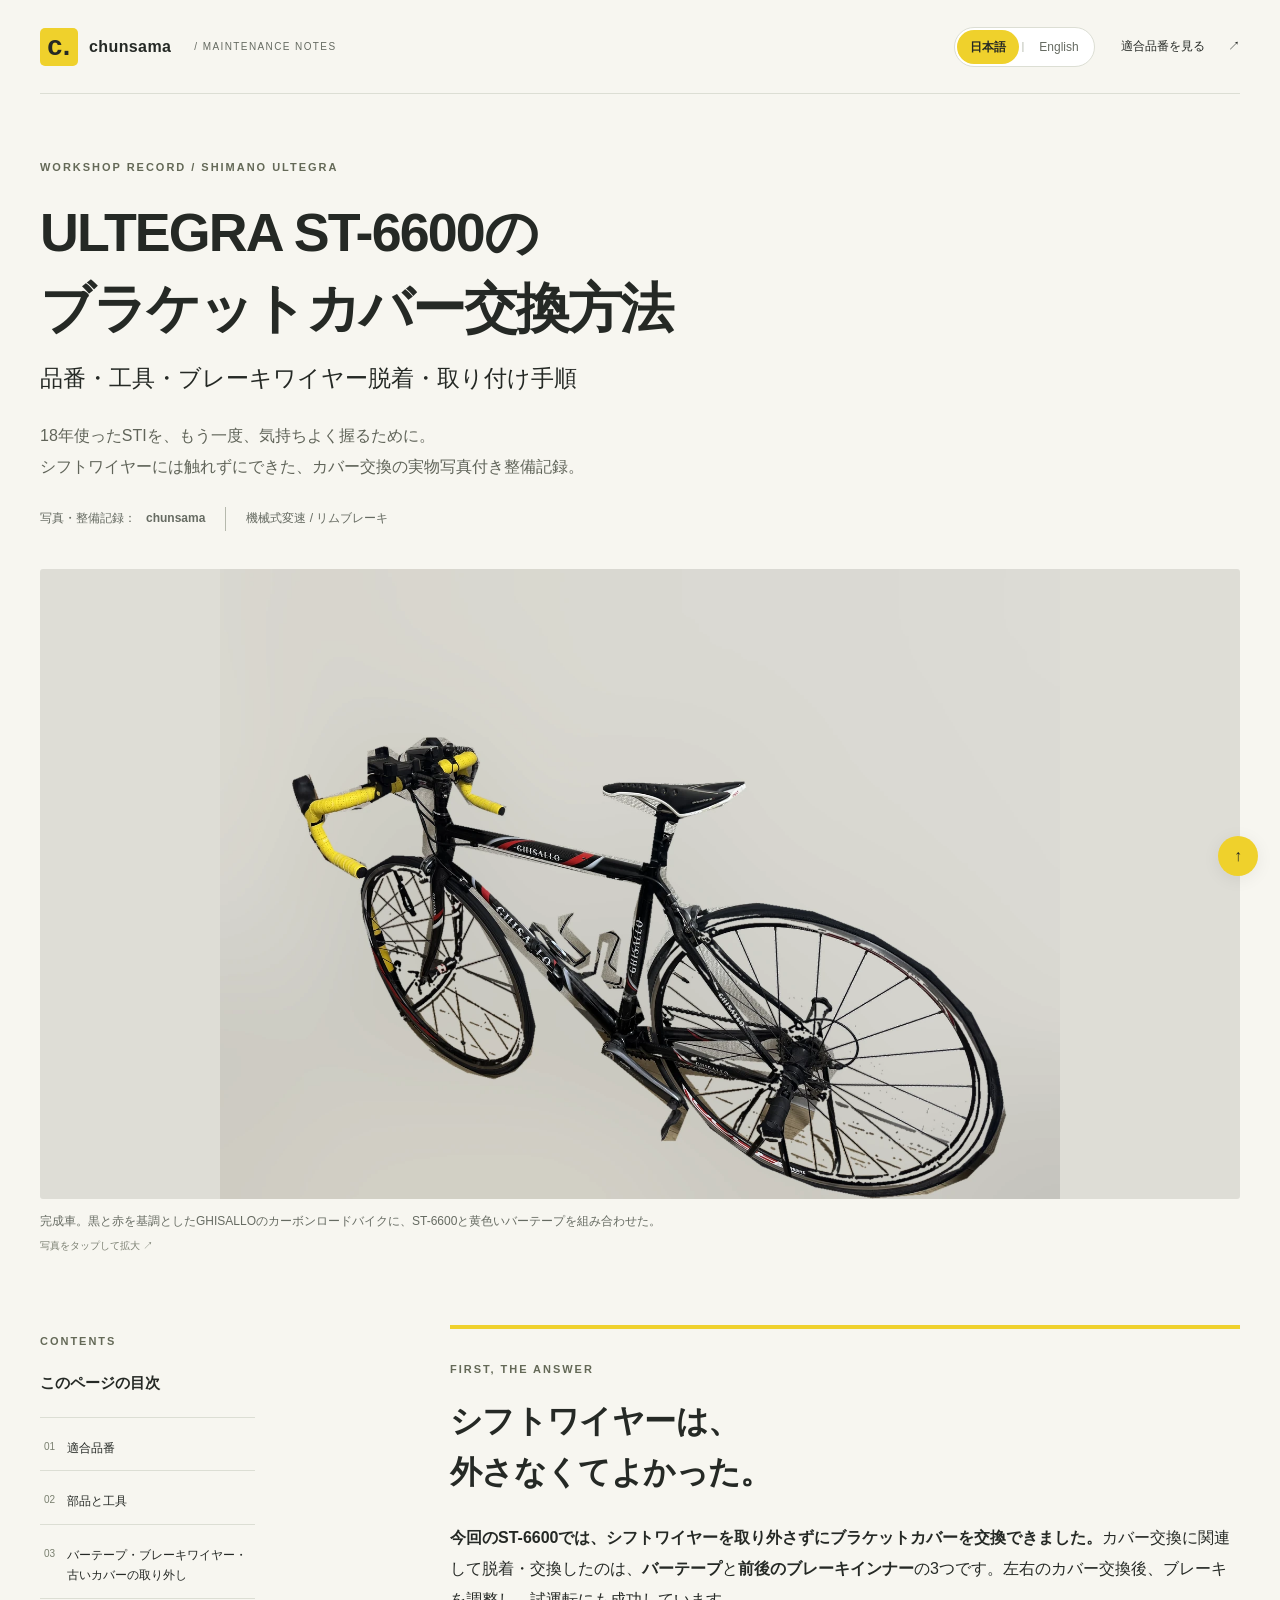
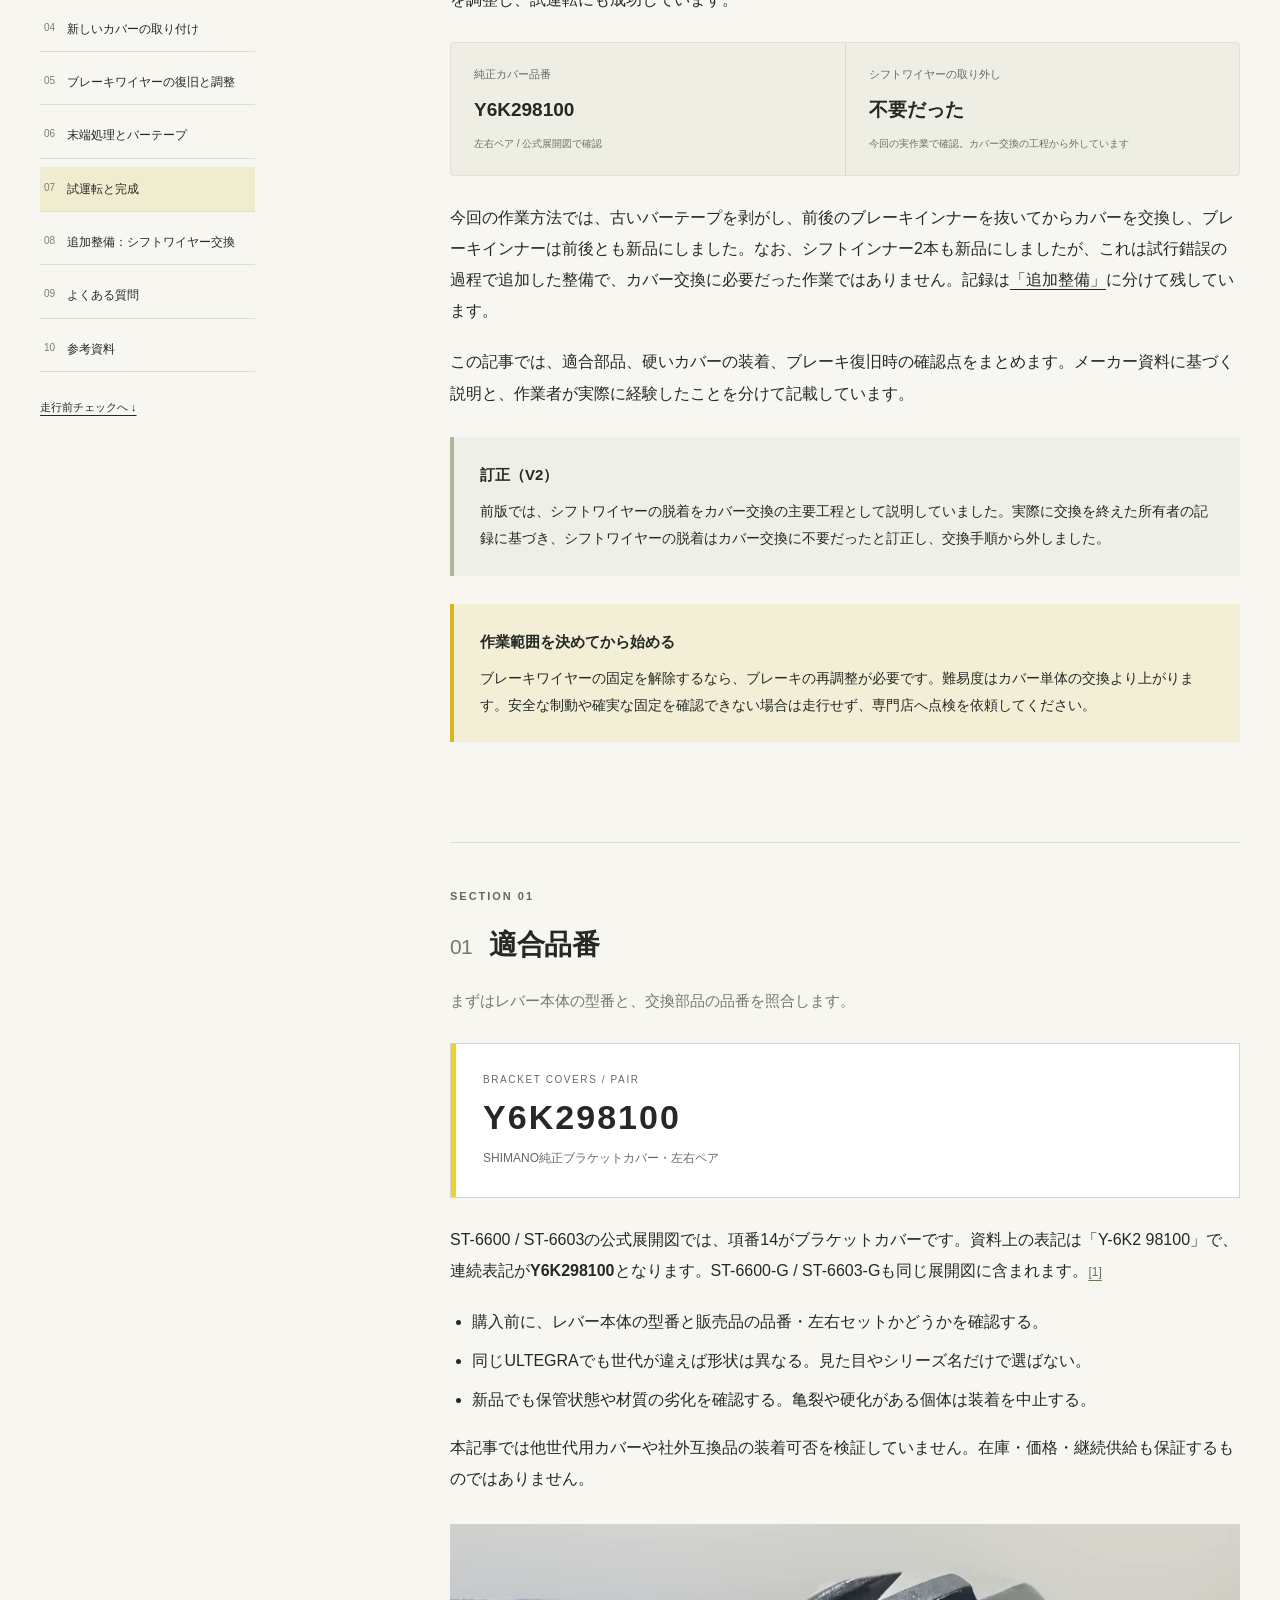
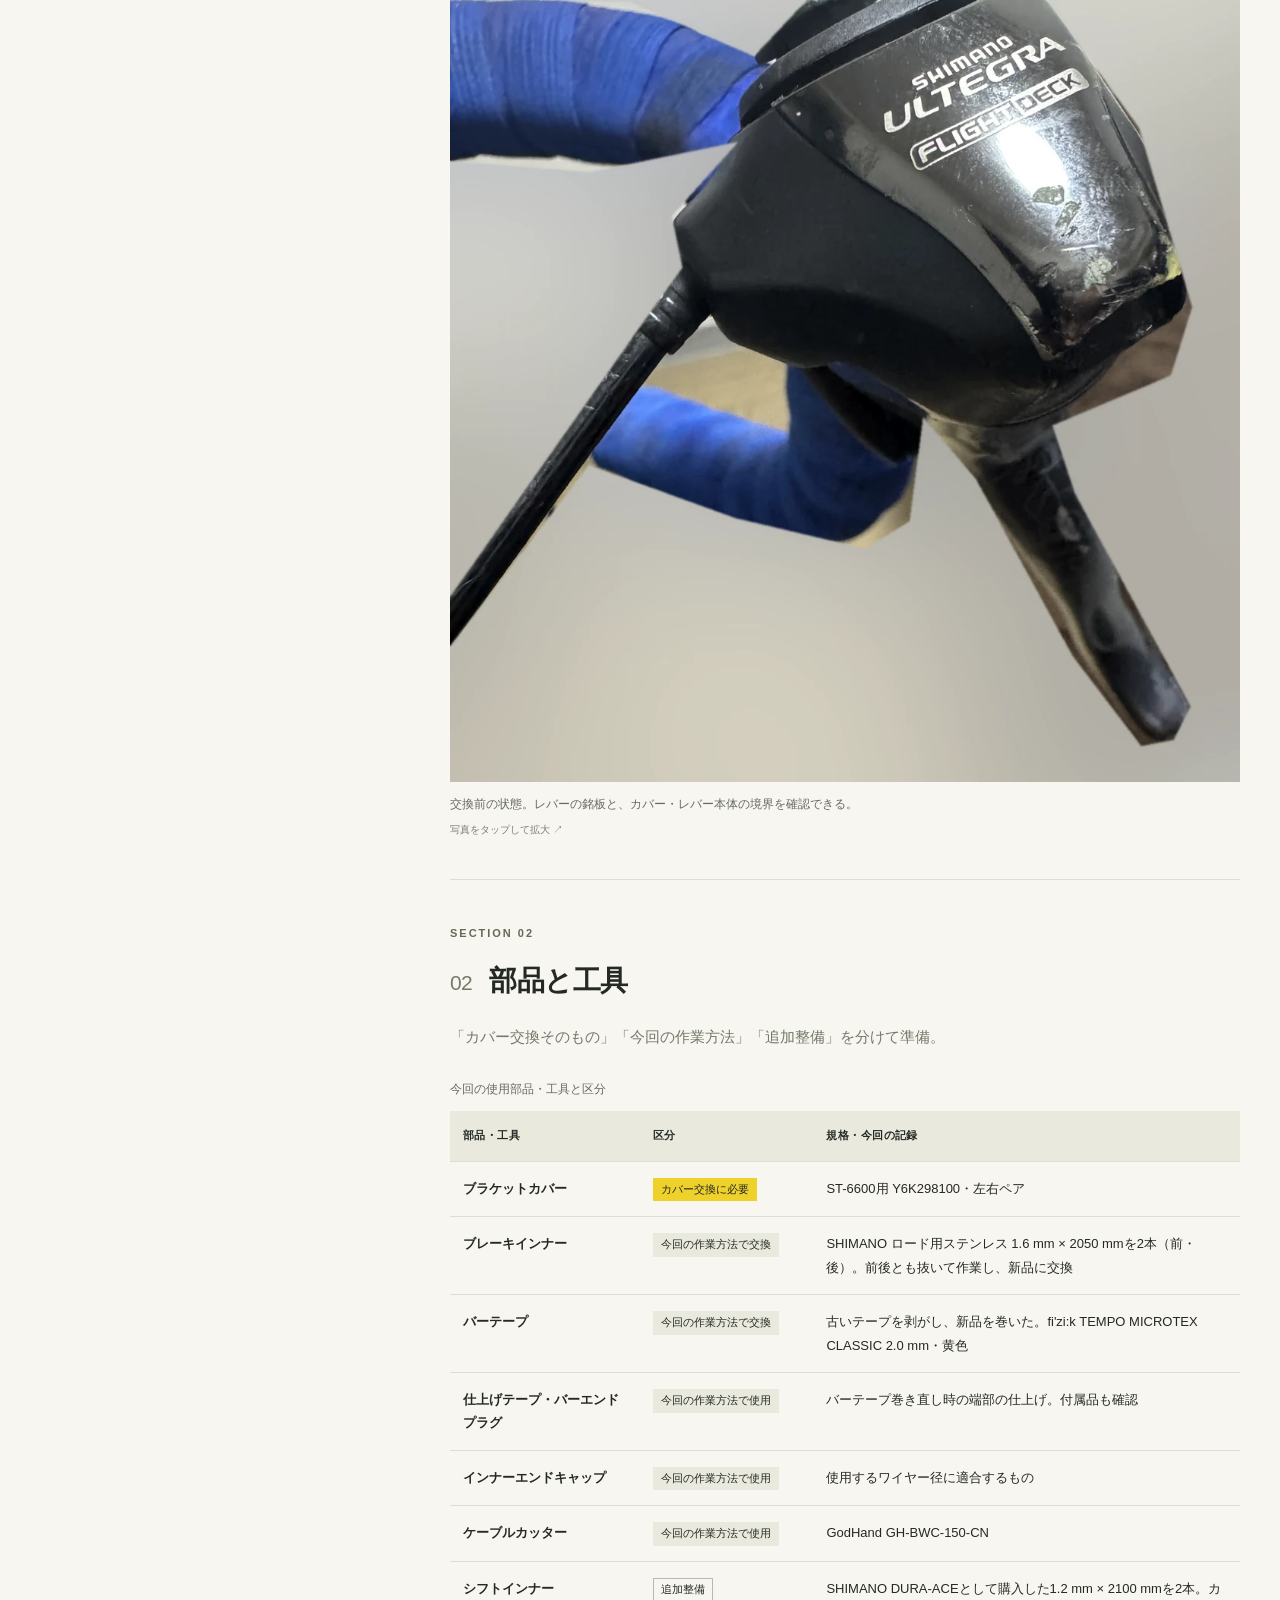
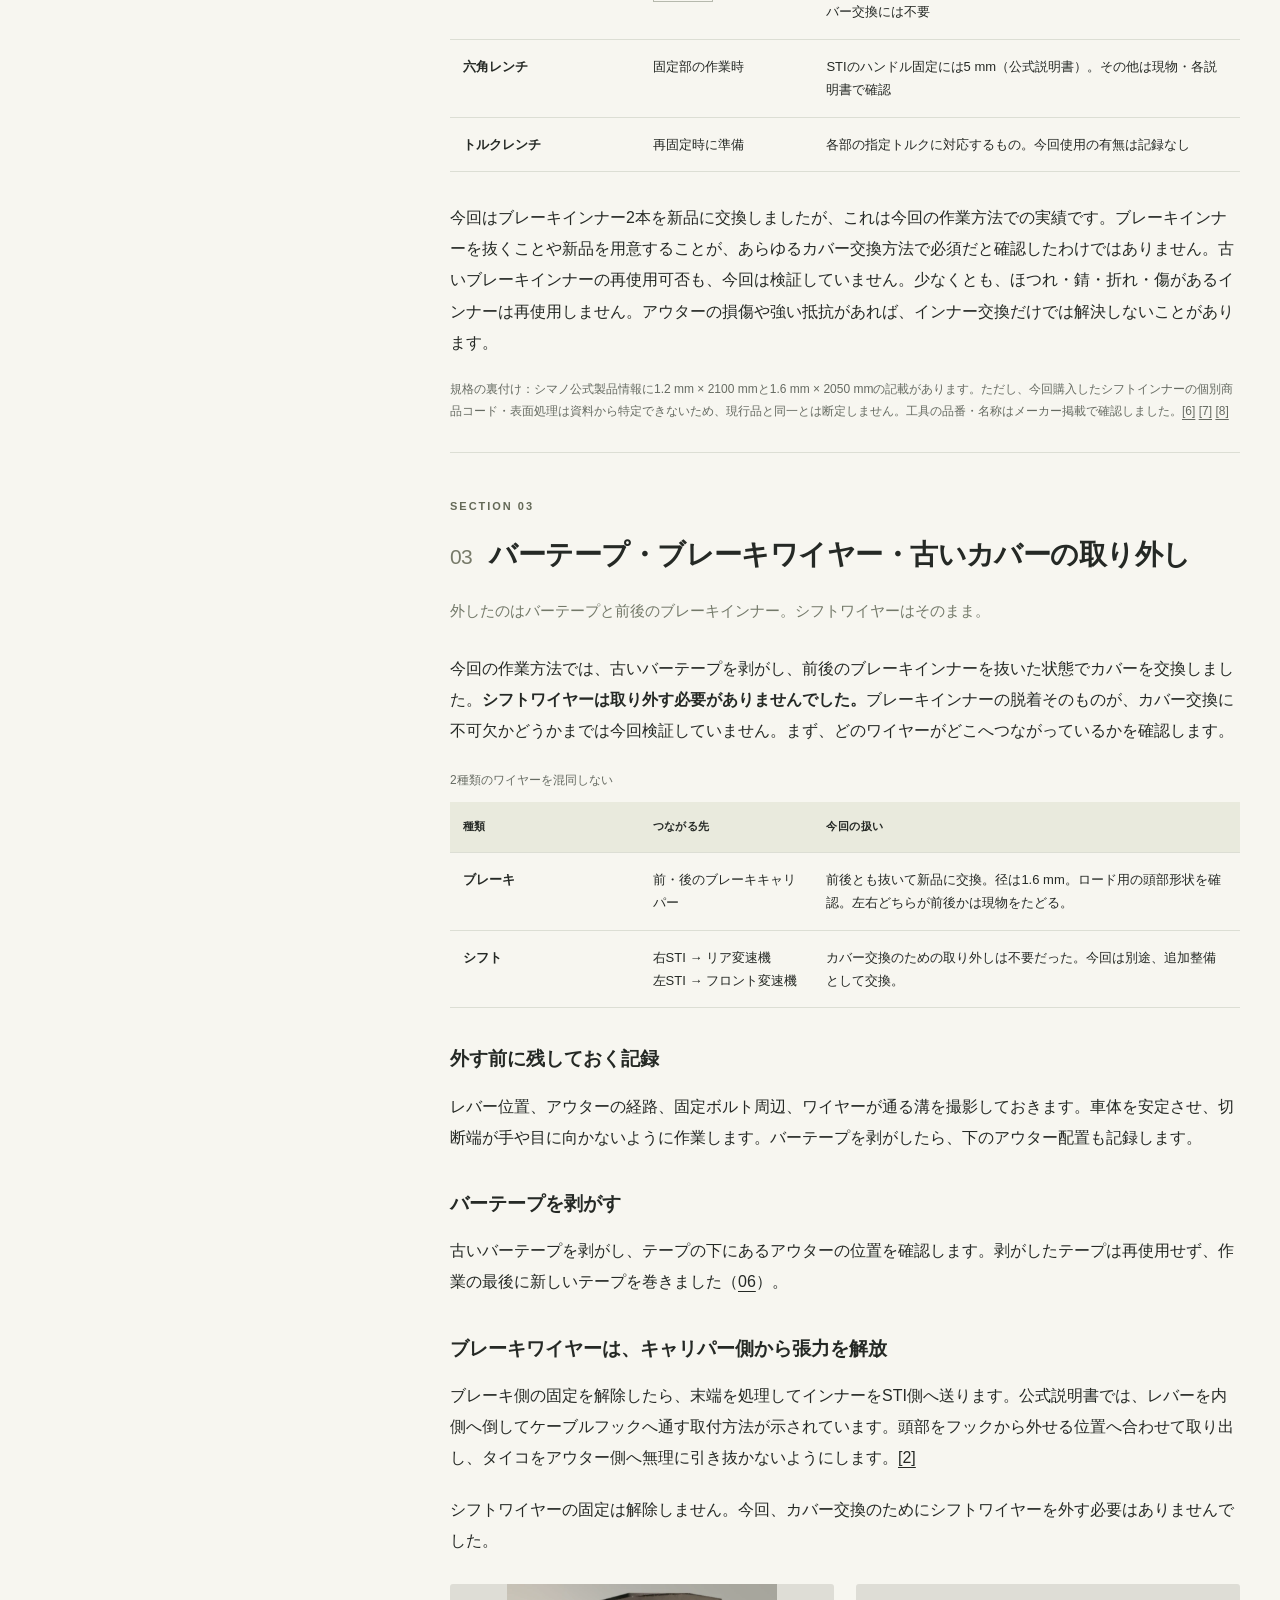
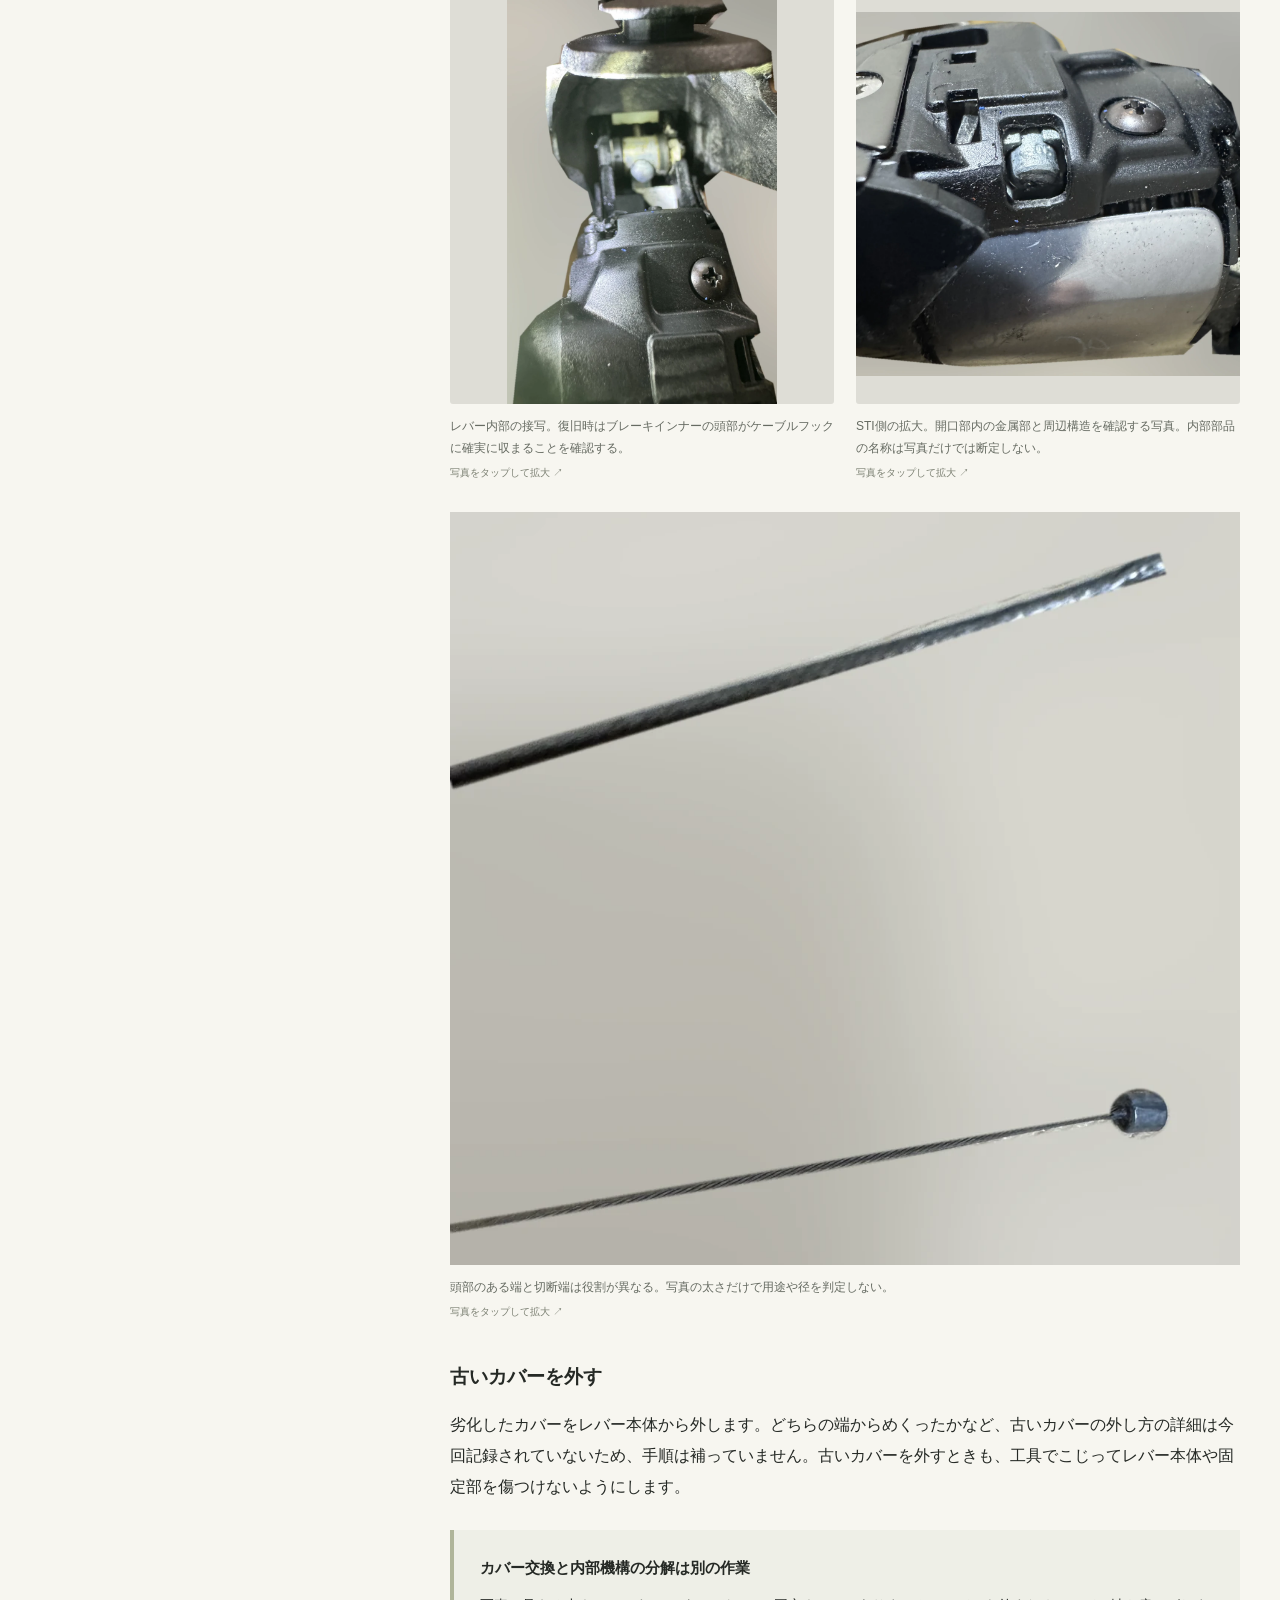
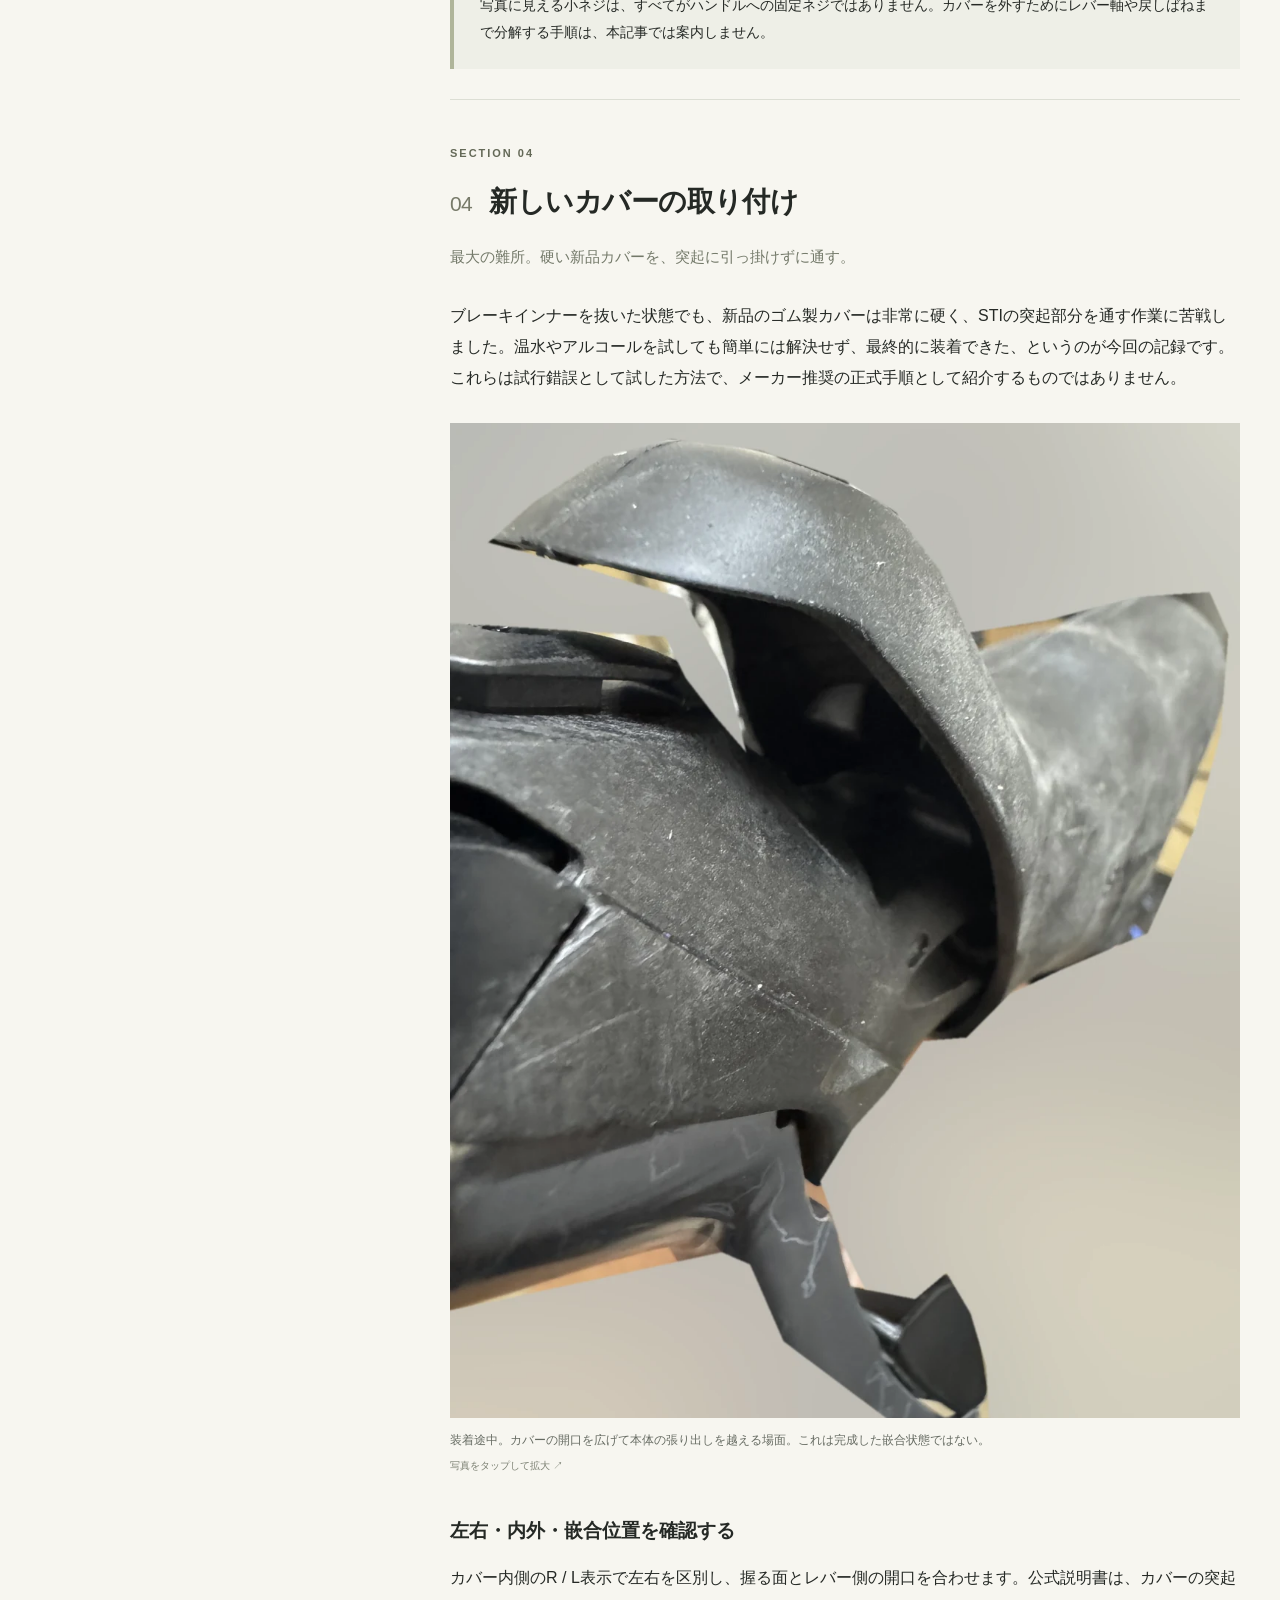
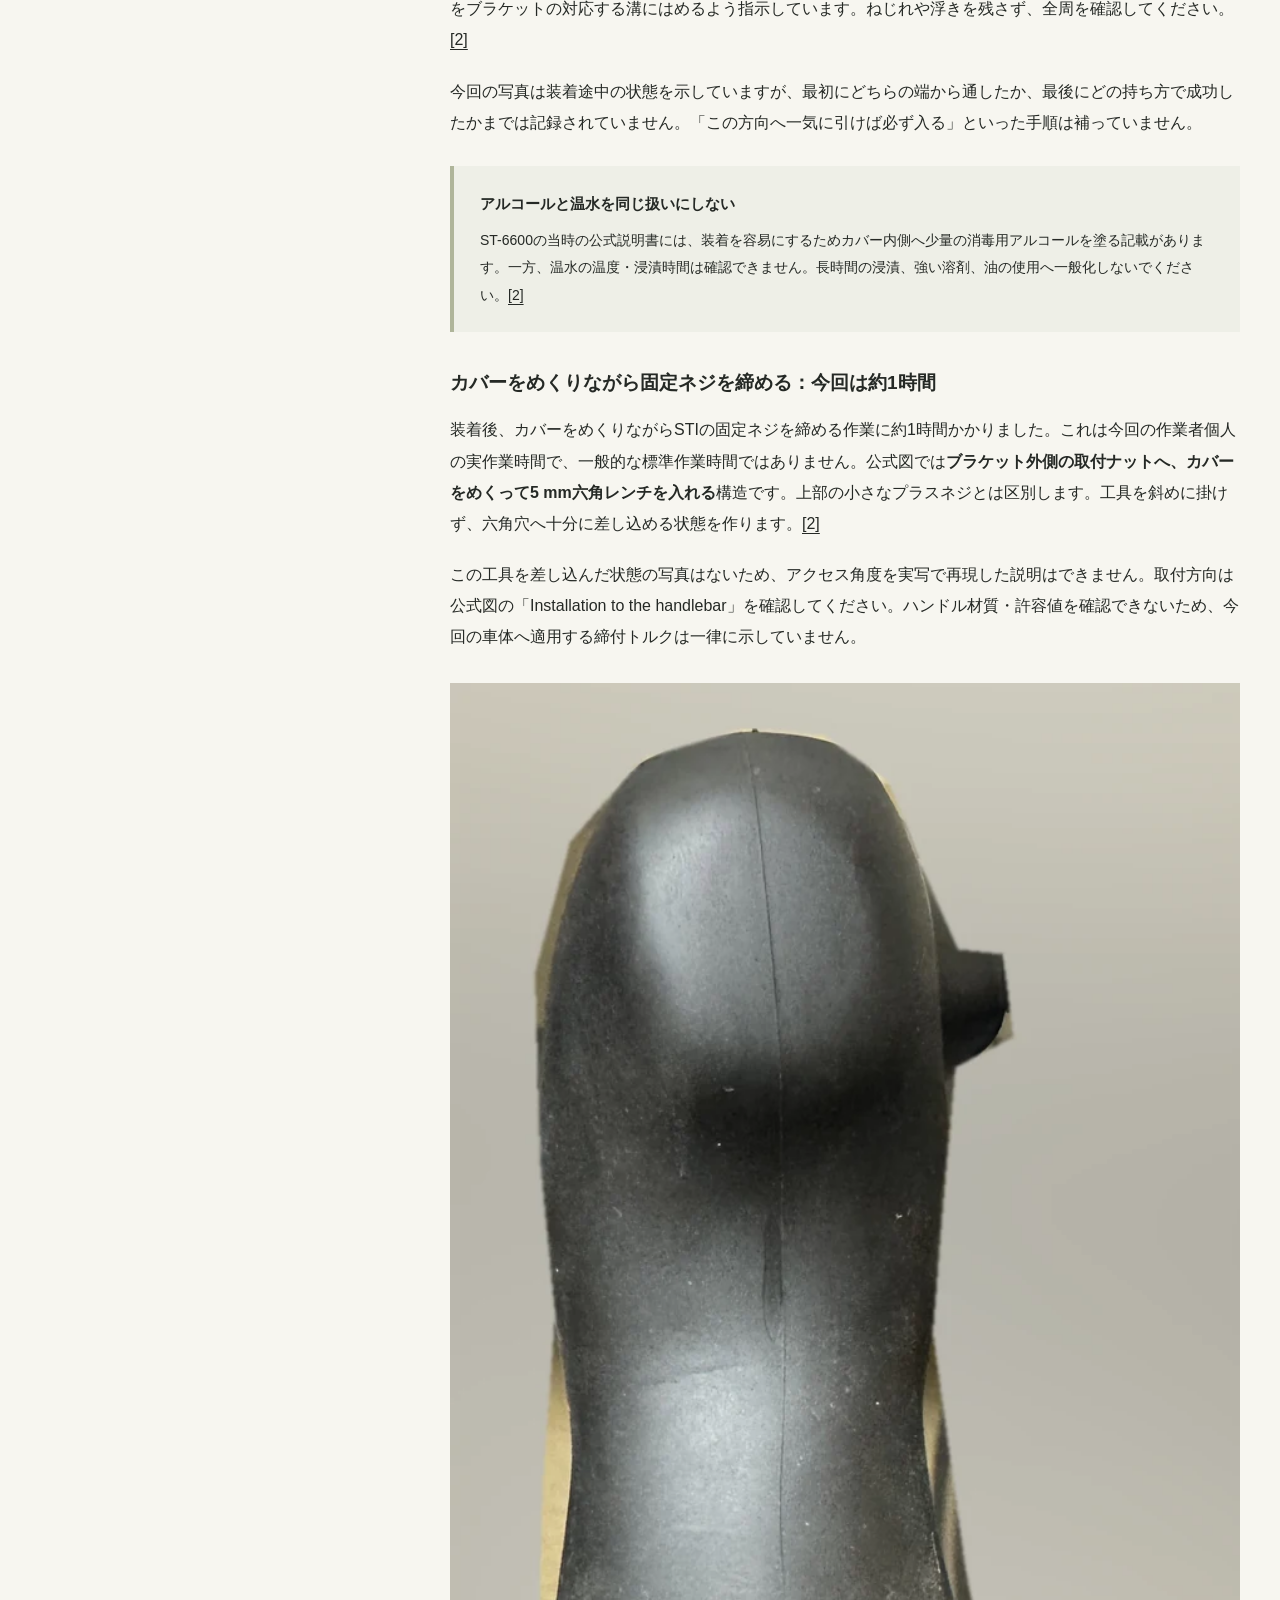
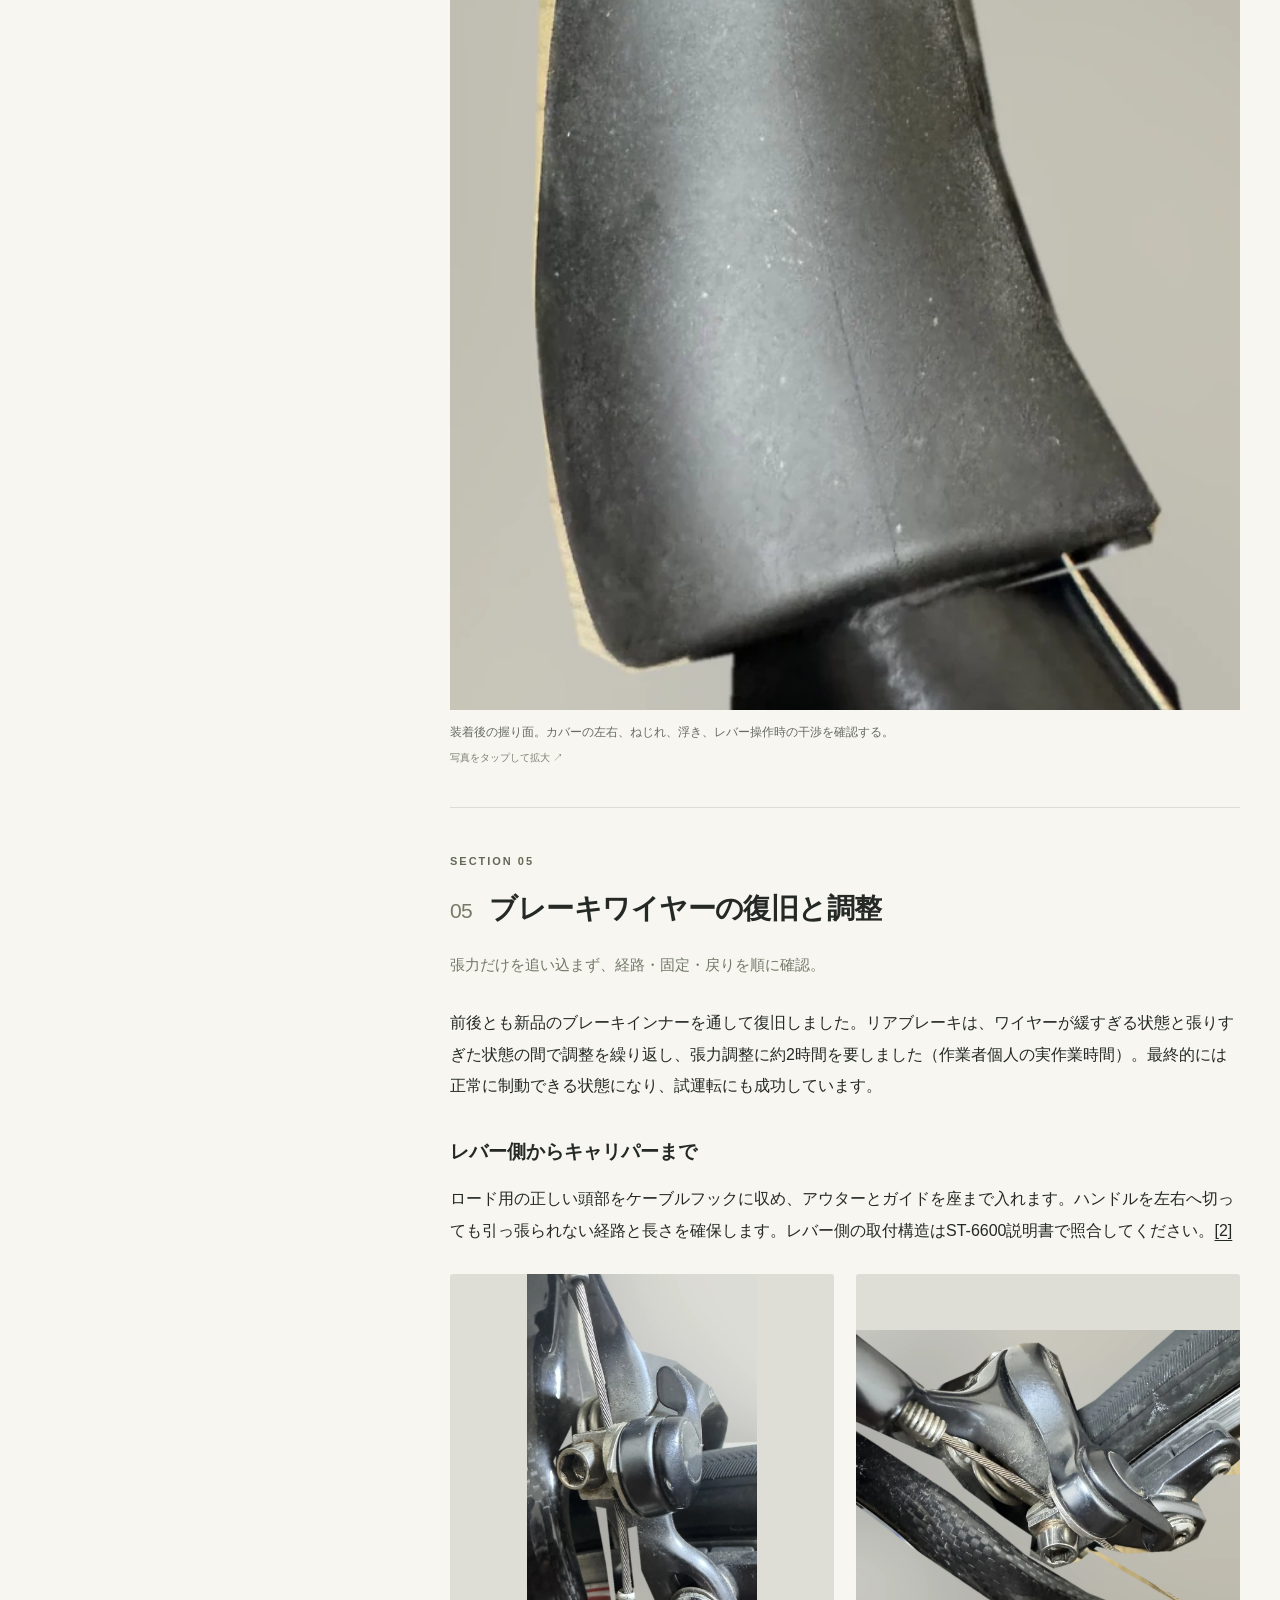
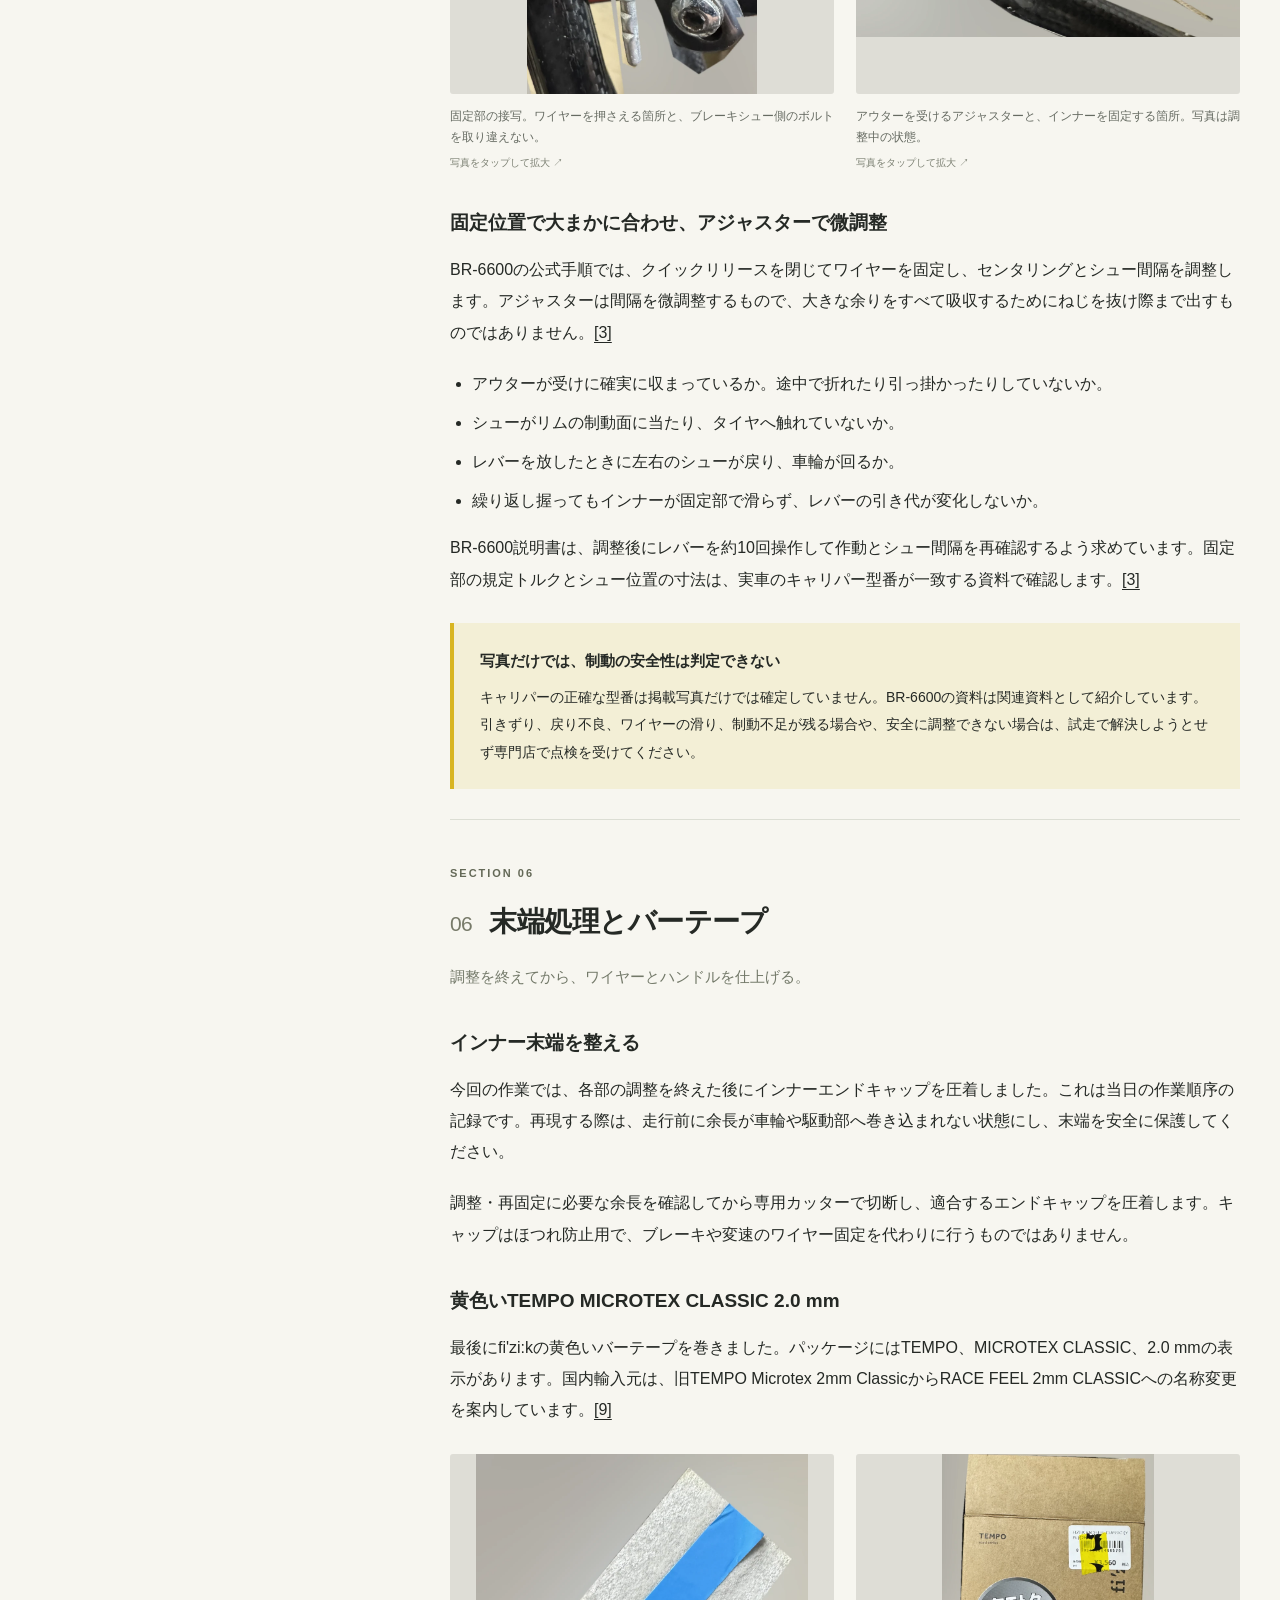
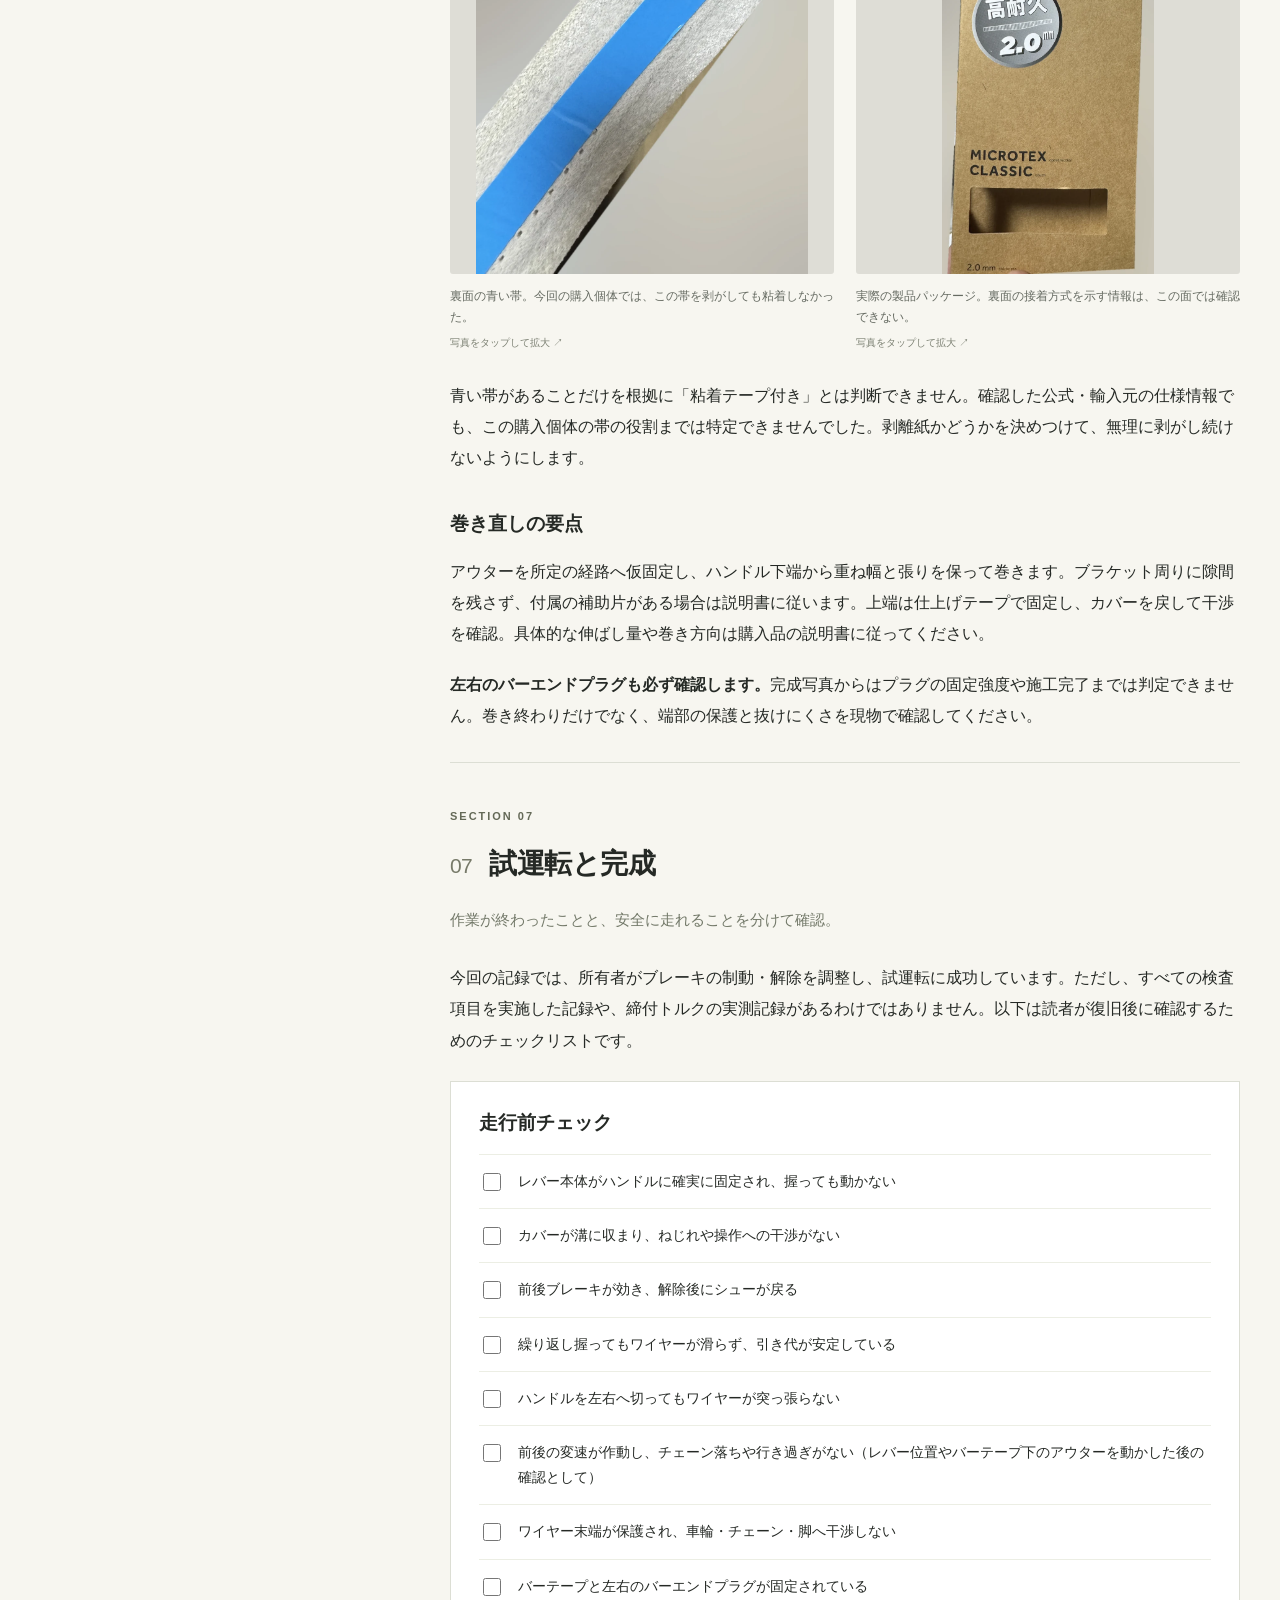
<file: index.html>
<!doctype html><html lang="ja"><head><meta charset="utf-8"><meta name="viewport" content="width=device-width, initial-scale=1"><title>ULTEGRA ST-6600のブラケットカバー交換方法｜品番・工具・ブレーキワイヤー脱着の手順</title><meta name="description" content="約18年使用したST-6600のブラケットカバー交換記録。シフトワイヤーは外さずに交換できました。純正品番Y6K298100、バーテープと前後ブレーキインナーの脱着、硬いカバーの装着、ブレーキ調整を実物写真とシマノ公式資料で解説します。"><meta name="author" content="chunsama"><meta name="theme-color" content="#f6f4ec"><meta property="og:type" content="article"><meta property="og:locale" content="ja_JP"><meta property="og:locale:alternate" content="en_US"><meta property="og:title" content="ULTEGRA ST-6600のブラケットカバー交換方法｜品番・工具・ブレーキワイヤー脱着の手順"><meta property="og:description" content="約18年使用したST-6600のブラケットカバー交換記録。シフトワイヤーは外さずに交換できました。純正品番Y6K298100、バーテープと前後ブレーキインナーの脱着、硬いカバーの装着、ブレーキ調整を実物写真とシマノ公式資料で解説します。"><meta property="og:site_name" content="chunsama / Maintenance Notes"><!-- SITE_URL_META_START --><link rel="alternate" hreflang="ja" href="./"><link rel="alternate" hreflang="en" href="en/"><!-- SITE_URL_META_END --><link rel="icon" href="assets/favicon.svg" type="image/svg+xml"><link rel="stylesheet" href="assets/css/style.css"><script type="application/ld+json" id="article-data">{"@context": "https://schema.org", "@type": "Article", "headline": "ULTEGRA ST-6600のブラケットカバー交換方法｜品番・工具・ブレーキワイヤー脱着の手順", "description": "約18年使用したST-6600のブラケットカバー交換記録。シフトワイヤーは外さずに交換できました。純正品番Y6K298100、バーテープと前後ブレーキインナーの脱着、硬いカバーの装着、ブレーキ調整を実物写真とシマノ公式資料で解説します。", "author": {"@type": "Person", "name": "chunsama"}, "inLanguage": "ja"}</script><script src="assets/js/main.js" defer></script><script async src="https://www.googletagmanager.com/gtag/js?id=G-TKL5WQJBSB"></script>
  <script>
    window.dataLayer = window.dataLayer || [];
    function gtag(){dataLayer.push(arguments);}
    gtag('js', new Date());
    gtag('config', 'G-TKL5WQJBSB');
  </script></head><body><a class="skip-link" href="#conclusion">記事本文へ</a><header class="site-header"><a href="#top" class="wordmark"><span class="brand-mark">c.</span> chunsama <span class="brand-tail">/ MAINTENANCE NOTES</span></a><div class="header-tools"><nav class="lang-switch" aria-label="言語の切り替え（Language）"><a href="./" lang="ja" aria-current="page">日本語</a><span aria-hidden="true">|</span><a href="en/" lang="en" hreflang="en">English</a></nav><a class="header-link" href="#parts">適合品番を見る <span>↗</span></a></div></header>
<main id="top"><div class="hero-intro"><p class="eyebrow">WORKSHOP RECORD / SHIMANO ULTEGRA</p><h1>ULTEGRA ST-6600の<br>ブラケットカバー<span class="nowrap">交換方法</span><span class="h1-sub">品番・工具・ブレーキワイヤー脱着・取り付け手順</span></h1><p class="intro">18年使ったSTIを、もう一度、気持ちよく握るために。<br>シフトワイヤーには触れずにできた、カバー交換の実物写真付き整備記録。</p><div class="byline">写真・整備記録：<strong>chunsama</strong><span>機械式変速 / リムブレーキ</span></div></div><div class="hero-photo"><figure><a class="photo" href="assets/images/hero.webp" aria-label="拡大：黄色いバーテープと新しいブラケットカバーを装着したGHISALLOのロードバイク"><img src="assets/images/hero.webp" alt="黄色いバーテープと新しいブラケットカバーを装着したGHISALLOのロードバイク" width="1600" height="1200" fetchpriority="high"></a><figcaption>完成車。黒と赤を基調としたGHISALLOのカーボンロードバイクに、ST-6600と黄色いバーテープを組み合わせた。<span class="zoom-hint">写真をタップして拡大 ↗</span></figcaption></figure></div><div class="layout"><nav class="toc" aria-label="記事の目次"><p class="eyebrow">CONTENTS</p><p class="toc-title">このページの目次</p><ol><li><a href="#parts"><span>01</span>適合品番</a></li><li><a href="#tools"><span>02</span>部品と工具</a></li><li><a href="#remove"><span>03</span>バーテープ・ブレーキワイヤー・古いカバーの取り外し</a></li><li><a href="#install"><span>04</span>新しいカバーの取り付け</a></li><li><a href="#brake"><span>05</span>ブレーキワイヤーの復旧と調整</a></li><li><a href="#finish"><span>06</span>末端処理とバーテープ</a></li><li><a href="#check"><span>07</span>試運転と完成</a></li><li><a href="#shift"><span>08</span>追加整備：シフトワイヤー交換</a></li><li><a href="#faq"><span>09</span>よくある質問</a></li><li><a href="#sources"><span>10</span>参考資料</a></li></ol><a class="toc-bottom" href="#check">走行前チェックへ ↓</a></nav><article><section class="summary" aria-labelledby="conclusion"><p class="eyebrow">FIRST, THE ANSWER</p><h2 id="conclusion">シフトワイヤーは、<br>外さなくてよかった。</h2><p><strong>今回のST-6600では、シフトワイヤーを取り外さずにブラケットカバーを交換できました。</strong>カバー交換に関連して脱着・交換したのは、<strong>バーテープ</strong>と<strong>前後のブレーキインナー</strong>の3つです。左右のカバー交換後、ブレーキを調整し、試運転にも成功しています。</p><div class="facts"><div><small>純正カバー品番</small><strong>Y6K298100</strong><span>左右ペア / 公式展開図で確認</span></div><div><small>シフトワイヤーの取り外し</small><strong>不要だった</strong><span>今回の実作業で確認。カバー交換の工程から外しています</span></div></div><p>今回の作業方法では、古いバーテープを剥がし、前後のブレーキインナーを抜いてからカバーを交換し、ブレーキインナーは前後とも新品にしました。なお、シフトインナー2本も新品にしましたが、これは試行錯誤の過程で追加した整備で、カバー交換に必要だった作業ではありません。記録は<a href="#shift">「追加整備」</a>に分けて残しています。</p><p>この記事では、適合部品、硬いカバーの装着、ブレーキ復旧時の確認点をまとめます。メーカー資料に基づく説明と、作業者が実際に経験したことを分けて記載しています。</p><aside class="note"><strong>訂正（V2）</strong><p>前版では、シフトワイヤーの脱着をカバー交換の主要工程として説明していました。実際に交換を終えた所有者の記録に基づき、シフトワイヤーの脱着はカバー交換に不要だったと訂正し、交換手順から外しました。</p></aside><aside class="warning"><strong>作業範囲を決めてから始める</strong><p>ブレーキワイヤーの固定を解除するなら、ブレーキの再調整が必要です。難易度はカバー単体の交換より上がります。安全な制動や確実な固定を確認できない場合は走行せず、専門店へ点検を依頼してください。</p></aside></section><section id="parts" class="chapter"><p class="eyebrow">SECTION 01</p><h2><span>01</span> 適合品番</h2><p class="section-lead">まずはレバー本体の型番と、交換部品の品番を照合します。</p><div class="part-number"><span>BRACKET COVERS / PAIR</span><strong>Y6K298100</strong><p>SHIMANO純正ブラケットカバー・左右ペア</p></div><p>ST-6600 / ST-6603の公式展開図では、項番14がブラケットカバーです。資料上の表記は「Y-6K2 98100」で、連続表記が<strong>Y6K298100</strong>となります。ST-6600-G / ST-6603-Gも同じ展開図に含まれます。<a class="ref" href="#ref-1">[1]</a></p><ul><li>購入前に、レバー本体の型番と販売品の品番・左右セットかどうかを確認する。</li><li>同じULTEGRAでも世代が違えば形状は異なる。見た目やシリーズ名だけで選ばない。</li><li>新品でも保管状態や材質の劣化を確認する。亀裂や硬化がある個体は装着を中止する。</li></ul><p>本記事では他世代用カバーや社外互換品の装着可否を検証していません。在庫・価格・継続供給も保証するものではありません。</p><figure><a class="photo" href="assets/images/old-lever.webp" aria-label="拡大：交換前のST-6600のレバーと古いブラケットカバー"><img src="assets/images/old-lever.webp" alt="交換前のST-6600のレバーと古いブラケットカバー" width="1040" height="1130" loading="lazy" decoding="async"></a><figcaption>交換前の状態。レバーの銘板と、カバー・レバー本体の境界を確認できる。<span class="zoom-hint">写真をタップして拡大 ↗</span></figcaption></figure></section><section id="tools" class="chapter"><p class="eyebrow">SECTION 02</p><h2><span>02</span> 部品と工具</h2><p class="section-lead">「カバー交換そのもの」「今回の作業方法」「追加整備」を分けて準備。</p><div class="table-wrap"><table><caption>今回の使用部品・工具と区分</caption><thead><tr><th scope="col">部品・工具</th><th scope="col">区分</th><th scope="col">規格・今回の記録</th></tr></thead><tbody>
<tr><th scope="row">ブラケットカバー</th><td><span class="tag">カバー交換に必要</span></td><td>ST-6600用 Y6K298100・左右ペア</td></tr>
<tr><th scope="row">ブレーキインナー</th><td><span class="tag tag-method">今回の作業方法で交換</span></td><td>SHIMANO ロード用ステンレス 1.6 mm × 2050 mmを2本（前・後）。前後とも抜いて作業し、新品に交換</td></tr>
<tr><th scope="row">バーテープ</th><td><span class="tag tag-method">今回の作業方法で交換</span></td><td>古いテープを剥がし、新品を巻いた。fi'zi:k TEMPO MICROTEX CLASSIC 2.0 mm・黄色</td></tr>
<tr><th scope="row">仕上げテープ・バーエンドプラグ</th><td><span class="tag tag-method">今回の作業方法で使用</span></td><td>バーテープ巻き直し時の端部の仕上げ。付属品も確認</td></tr>
<tr><th scope="row">インナーエンドキャップ</th><td><span class="tag tag-method">今回の作業方法で使用</span></td><td>使用するワイヤー径に適合するもの</td></tr>
<tr><th scope="row">ケーブルカッター</th><td><span class="tag tag-method">今回の作業方法で使用</span></td><td>GodHand GH-BWC-150-CN</td></tr>
<tr><th scope="row">シフトインナー</th><td><span class="tag tag-extra">追加整備</span></td><td>SHIMANO DURA-ACEとして購入した1.2 mm × 2100 mmを2本。カバー交換には不要</td></tr>
<tr><th scope="row">六角レンチ</th><td>固定部の作業時</td><td>STIのハンドル固定には5 mm（公式説明書）。その他は現物・各説明書で確認</td></tr>
<tr><th scope="row">トルクレンチ</th><td>再固定時に準備</td><td>各部の指定トルクに対応するもの。今回使用の有無は記録なし</td></tr>
</tbody></table></div><p>今回はブレーキインナー2本を新品に交換しましたが、これは今回の作業方法での実績です。ブレーキインナーを抜くことや新品を用意することが、あらゆるカバー交換方法で必須だと確認したわけではありません。古いブレーキインナーの再使用可否も、今回は検証していません。少なくとも、ほつれ・錆・折れ・傷があるインナーは再使用しません。アウターの損傷や強い抵抗があれば、インナー交換だけでは解決しないことがあります。</p><p class="source-note">規格の裏付け：シマノ公式製品情報に1.2 mm × 2100 mmと1.6 mm × 2050 mmの記載があります。ただし、今回購入したシフトインナーの個別商品コード・表面処理は資料から特定できないため、現行品と同一とは断定しません。工具の品番・名称はメーカー掲載で確認しました。<a href="#ref-6">[6]</a> <a href="#ref-7">[7]</a> <a href="#ref-8">[8]</a></p></section><section id="remove" class="chapter"><p class="eyebrow">SECTION 03</p><h2><span>03</span> バーテープ・ブレーキワイヤー・古いカバーの取り外し</h2><p class="section-lead">外したのはバーテープと前後のブレーキインナー。シフトワイヤーはそのまま。</p><p>今回の作業方法では、古いバーテープを剥がし、前後のブレーキインナーを抜いた状態でカバーを交換しました。<strong>シフトワイヤーは取り外す必要がありませんでした。</strong>ブレーキインナーの脱着そのものが、カバー交換に不可欠かどうかまでは今回検証していません。まず、どのワイヤーがどこへつながっているかを確認します。</p><div class="table-wrap"><table><caption>2種類のワイヤーを混同しない</caption><thead><tr><th>種類</th><th>つながる先</th><th>今回の扱い</th></tr></thead><tbody><tr><th>ブレーキ</th><td>前・後のブレーキキャリパー</td><td>前後とも抜いて新品に交換。径は1.6 mm。ロード用の頭部形状を確認。左右どちらが前後かは現物をたどる。</td></tr><tr><th>シフト</th><td>右STI → リア変速機<br>左STI → フロント変速機</td><td>カバー交換のための取り外しは不要だった。今回は別途、追加整備として交換。</td></tr></tbody></table></div><h3>外す前に残しておく記録</h3><p>レバー位置、アウターの経路、固定ボルト周辺、ワイヤーが通る溝を撮影しておきます。車体を安定させ、切断端が手や目に向かないように作業します。バーテープを剥がしたら、下のアウター配置も記録します。</p><h3>バーテープを剥がす</h3><p>古いバーテープを剥がし、テープの下にあるアウターの位置を確認します。剥がしたテープは再使用せず、作業の最後に新しいテープを巻きました（<a href="#finish">06</a>）。</p><h3>ブレーキワイヤーは、キャリパー側から張力を解放</h3><p>ブレーキ側の固定を解除したら、末端を処理してインナーをSTI側へ送ります。公式説明書では、レバーを内側へ倒してケーブルフックへ通す取付方法が示されています。頭部をフックから外せる位置へ合わせて取り出し、タイコをアウター側へ無理に引き抜かないようにします。<a href="#ref-2">[2]</a></p><p>シフトワイヤーの固定は解除しません。今回、カバー交換のためにシフトワイヤーを外す必要はありませんでした。</p><div class="photo-pair"><figure><a class="photo" href="assets/images/brake-cable-hook.webp" aria-label="拡大：カバーをめくったSTIの内部とケーブルフック付近"><img src="assets/images/brake-cable-hook.webp" alt="カバーをめくったSTIの内部とケーブルフック付近" width="866" height="1350" loading="lazy" decoding="async"></a><figcaption>レバー内部の接写。復旧時はブレーキインナーの頭部がケーブルフックに確実に収まることを確認する。<span class="zoom-hint">写真をタップして拡大 ↗</span></figcaption></figure><figure><a class="photo" href="assets/images/cable-seat.webp" aria-label="拡大：STI上部の開口部と内部に見える金属部"><img src="assets/images/cable-seat.webp" alt="STI上部の開口部と内部に見える金属部" width="1274" height="1210" loading="lazy" decoding="async"></a><figcaption>STI側の拡大。開口部内の金属部と周辺構造を確認する写真。内部部品の名称は写真だけでは断定しない。<span class="zoom-hint">写真をタップして拡大 ↗</span></figcaption></figure></div><figure><a class="photo" href="assets/images/cable-ends.webp" aria-label="拡大：頭部のあるインナーと切断されたワイヤー端"><img src="assets/images/cable-ends.webp" alt="頭部のあるインナーと切断されたワイヤー端" width="1060" height="1010" loading="lazy" decoding="async"></a><figcaption>頭部のある端と切断端は役割が異なる。写真の太さだけで用途や径を判定しない。<span class="zoom-hint">写真をタップして拡大 ↗</span></figcaption></figure><h3>古いカバーを外す</h3><p>劣化したカバーをレバー本体から外します。どちらの端からめくったかなど、古いカバーの外し方の詳細は今回記録されていないため、手順は補っていません。古いカバーを外すときも、工具でこじってレバー本体や固定部を傷つけないようにします。</p><aside class="note"><strong>カバー交換と内部機構の分解は別の作業</strong><p>写真に見える小ネジは、すべてがハンドルへの固定ネジではありません。カバーを外すためにレバー軸や戻しばねまで分解する手順は、本記事では案内しません。</p></aside></section><section id="install" class="chapter"><p class="eyebrow">SECTION 04</p><h2><span>04</span> 新しいカバーの取り付け</h2><p class="section-lead">最大の難所。硬い新品カバーを、突起に引っ掛けずに通す。</p><p>ブレーキインナーを抜いた状態でも、新品のゴム製カバーは非常に硬く、STIの突起部分を通す作業に苦戦しました。温水やアルコールを試しても簡単には解決せず、最終的に装着できた、というのが今回の記録です。これらは試行錯誤として試した方法で、メーカー推奨の正式手順として紹介するものではありません。</p><figure><a class="photo" href="assets/images/hood-fitting.webp" aria-label="拡大：レバー本体の張り出しに新しいカバーを通している途中の接写"><img src="assets/images/hood-fitting.webp" alt="レバー本体の張り出しに新しいカバーを通している途中の接写" width="1072" height="1350" loading="lazy" decoding="async"></a><figcaption>装着途中。カバーの開口を広げて本体の張り出しを越える場面。これは完成した嵌合状態ではない。<span class="zoom-hint">写真をタップして拡大 ↗</span></figcaption></figure><h3>左右・内外・嵌合位置を確認する</h3><p>カバー内側のR / L表示で左右を区別し、握る面とレバー側の開口を合わせます。公式説明書は、カバーの突起をブラケットの対応する溝にはめるよう指示しています。ねじれや浮きを残さず、全周を確認してください。<a href="#ref-2">[2]</a></p><p>今回の写真は装着途中の状態を示していますが、最初にどちらの端から通したか、最後にどの持ち方で成功したかまでは記録されていません。「この方向へ一気に引けば必ず入る」といった手順は補っていません。</p><aside class="note"><strong>アルコールと温水を同じ扱いにしない</strong><p>ST-6600の当時の公式説明書には、装着を容易にするためカバー内側へ少量の消毒用アルコールを塗る記載があります。一方、温水の温度・浸漬時間は確認できません。長時間の浸漬、強い溶剤、油の使用へ一般化しないでください。<a href="#ref-2">[2]</a></p></aside><h3>カバーをめくりながら固定ネジを締める：今回は約1時間</h3><p>装着後、カバーをめくりながらSTIの固定ネジを締める作業に約1時間かかりました。これは今回の作業者個人の実作業時間で、一般的な標準作業時間ではありません。公式図では<strong>ブラケット外側の取付ナットへ、カバーをめくって5 mm六角レンチを入れる</strong>構造です。上部の小さなプラスネジとは区別します。工具を斜めに掛けず、六角穴へ十分に差し込める状態を作ります。<a href="#ref-2">[2]</a></p><p>この工具を差し込んだ状態の写真はないため、アクセス角度を実写で再現した説明はできません。取付方向は公式図の「Installation to the handlebar」を確認してください。ハンドル材質・許容値を確認できないため、今回の車体へ適用する締付トルクは一律に示していません。</p><figure><a class="photo" href="assets/images/new-hood.webp" aria-label="拡大：新品カバーを装着したSTIの握り面"><img src="assets/images/new-hood.webp" alt="新品カバーを装着したSTIの握り面" width="630" height="1298" loading="lazy" decoding="async"></a><figcaption>装着後の握り面。カバーの左右、ねじれ、浮き、レバー操作時の干渉を確認する。<span class="zoom-hint">写真をタップして拡大 ↗</span></figcaption></figure></section><section id="brake" class="chapter"><p class="eyebrow">SECTION 05</p><h2><span>05</span> ブレーキワイヤーの復旧と調整</h2><p class="section-lead">張力だけを追い込まず、経路・固定・戻りを順に確認。</p><p>前後とも新品のブレーキインナーを通して復旧しました。リアブレーキは、ワイヤーが緩すぎる状態と張りすぎた状態の間で調整を繰り返し、張力調整に約2時間を要しました（作業者個人の実作業時間）。最終的には正常に制動できる状態になり、試運転にも成功しています。</p><h3>レバー側からキャリパーまで</h3><p>ロード用の正しい頭部をケーブルフックに収め、アウターとガイドを座まで入れます。ハンドルを左右へ切っても引っ張られない経路と長さを確保します。レバー側の取付構造はST-6600説明書で照合してください。<a href="#ref-2">[2]</a></p><div class="photo-pair"><figure><a class="photo" href="assets/images/brake-anchor.webp" aria-label="拡大：リアブレーキのワイヤー固定ボルトと末端キャップ"><img src="assets/images/brake-anchor.webp" alt="リアブレーキのワイヤー固定ボルトと末端キャップ" width="742" height="1350" loading="lazy" decoding="async"></a><figcaption>固定部の接写。ワイヤーを押さえる箇所と、ブレーキシュー側のボルトを取り違えない。<span class="zoom-hint">写真をタップして拡大 ↗</span></figcaption></figure><figure><a class="photo" href="assets/images/brake-adjustment.webp" aria-label="拡大：リアブレーキのアジャスターとインナーの固定箇所"><img src="assets/images/brake-adjustment.webp" alt="リアブレーキのアジャスターとインナーの固定箇所" width="1274" height="1020" loading="lazy" decoding="async"></a><figcaption>アウターを受けるアジャスターと、インナーを固定する箇所。写真は調整中の状態。<span class="zoom-hint">写真をタップして拡大 ↗</span></figcaption></figure></div><h3>固定位置で大まかに合わせ、アジャスターで微調整</h3><p>BR-6600の公式手順では、クイックリリースを閉じてワイヤーを固定し、センタリングとシュー間隔を調整します。アジャスターは間隔を微調整するもので、大きな余りをすべて吸収するためにねじを抜け際まで出すものではありません。<a href="#ref-3">[3]</a></p><ul><li>アウターが受けに確実に収まっているか。途中で折れたり引っ掛かったりしていないか。</li><li>シューがリムの制動面に当たり、タイヤへ触れていないか。</li><li>レバーを放したときに左右のシューが戻り、車輪が回るか。</li><li>繰り返し握ってもインナーが固定部で滑らず、レバーの引き代が変化しないか。</li></ul><p>BR-6600説明書は、調整後にレバーを約10回操作して作動とシュー間隔を再確認するよう求めています。固定部の規定トルクとシュー位置の寸法は、実車のキャリパー型番が一致する資料で確認します。<a href="#ref-3">[3]</a></p><aside class="warning"><strong>写真だけでは、制動の安全性は判定できない</strong><p>キャリパーの正確な型番は掲載写真だけでは確定していません。BR-6600の資料は関連資料として紹介しています。引きずり、戻り不良、ワイヤーの滑り、制動不足が残る場合や、安全に調整できない場合は、試走で解決しようとせず専門店で点検を受けてください。</p></aside></section><section id="finish" class="chapter"><p class="eyebrow">SECTION 06</p><h2><span>06</span> 末端処理とバーテープ</h2><p class="section-lead">調整を終えてから、ワイヤーとハンドルを仕上げる。</p><h3>インナー末端を整える</h3><p>今回の作業では、各部の調整を終えた後にインナーエンドキャップを圧着しました。これは当日の作業順序の記録です。再現する際は、走行前に余長が車輪や駆動部へ巻き込まれない状態にし、末端を安全に保護してください。</p><p>調整・再固定に必要な余長を確認してから専用カッターで切断し、適合するエンドキャップを圧着します。キャップはほつれ防止用で、ブレーキや変速のワイヤー固定を代わりに行うものではありません。</p><h3>黄色いTEMPO MICROTEX CLASSIC 2.0 mm</h3><p>最後にfi'zi:kの黄色いバーテープを巻きました。パッケージにはTEMPO、MICROTEX CLASSIC、2.0 mmの表示があります。国内輸入元は、旧TEMPO Microtex 2mm ClassicからRACE FEEL 2mm CLASSICへの名称変更を案内しています。<a href="#ref-9">[9]</a></p><div class="photo-pair"><figure><a class="photo" href="assets/images/tape-backing.webp" aria-label="拡大：バーテープの裏面にある青い帯"><img src="assets/images/tape-backing.webp" alt="バーテープの裏面にある青い帯" width="1018" height="1284" loading="lazy" decoding="async"></a><figcaption>裏面の青い帯。今回の購入個体では、この帯を剥がしても粘着しなかった。<span class="zoom-hint">写真をタップして拡大 ↗</span></figcaption></figure><figure><a class="photo" href="assets/images/tape-package.webp" aria-label="拡大：TEMPO MICROTEX CLASSIC 2.0mmの製品パッケージ"><img src="assets/images/tape-package.webp" alt="TEMPO MICROTEX CLASSIC 2.0mmの製品パッケージ" width="683" height="1350" loading="lazy" decoding="async"></a><figcaption>実際の製品パッケージ。裏面の接着方式を示す情報は、この面では確認できない。<span class="zoom-hint">写真をタップして拡大 ↗</span></figcaption></figure></div><p>青い帯があることだけを根拠に「粘着テープ付き」とは判断できません。確認した公式・輸入元の仕様情報でも、この購入個体の帯の役割までは特定できませんでした。剥離紙かどうかを決めつけて、無理に剥がし続けないようにします。</p><h3>巻き直しの要点</h3><p>アウターを所定の経路へ仮固定し、ハンドル下端から重ね幅と張りを保って巻きます。ブラケット周りに隙間を残さず、付属の補助片がある場合は説明書に従います。上端は仕上げテープで固定し、カバーを戻して干渉を確認。具体的な伸ばし量や巻き方向は購入品の説明書に従ってください。</p><p><strong>左右のバーエンドプラグも必ず確認します。</strong>完成写真からはプラグの固定強度や施工完了までは判定できません。巻き終わりだけでなく、端部の保護と抜けにくさを現物で確認してください。</p></section><section id="check" class="chapter"><p class="eyebrow">SECTION 07</p><h2><span>07</span> 試運転と完成</h2><p class="section-lead">作業が終わったことと、安全に走れることを分けて確認。</p><p>今回の記録では、所有者がブレーキの制動・解除を調整し、試運転に成功しています。ただし、すべての検査項目を実施した記録や、締付トルクの実測記録があるわけではありません。以下は読者が復旧後に確認するためのチェックリストです。</p><div class="checklist"><h3>走行前チェック</h3><label><input type="checkbox"><span>レバー本体がハンドルに確実に固定され、握っても動かない</span></label><label><input type="checkbox"><span>カバーが溝に収まり、ねじれや操作への干渉がない</span></label><label><input type="checkbox"><span>前後ブレーキが効き、解除後にシューが戻る</span></label><label><input type="checkbox"><span>繰り返し握ってもワイヤーが滑らず、引き代が安定している</span></label><label><input type="checkbox"><span>ハンドルを左右へ切ってもワイヤーが突っ張らない</span></label><label><input type="checkbox"><span>前後の変速が作動し、チェーン落ちや行き過ぎがない（レバー位置やバーテープ下のアウターを動かした後の確認として）</span></label><label><input type="checkbox"><span>ワイヤー末端が保護され、車輪・チェーン・脚へ干渉しない</span></label><label><input type="checkbox"><span>バーテープと左右のバーエンドプラグが固定されている</span></label></div><p>静止状態の点検を終えてから、安全な平坦な場所で低速試走し、前後の制動と変速を再確認します。試走後にも固定部とワイヤーの緩みを点検してください。チェック欄はこの画面上の確認用で、結果は保存されません。</p><figure><a class="photo" href="assets/images/hero.webp" aria-label="拡大：交換作業を終えたGHISALLOカーボンロードバイクの全景"><img src="assets/images/hero.webp" alt="交換作業を終えたGHISALLOカーボンロードバイクの全景" width="1600" height="1200" loading="lazy" decoding="async"></a><figcaption>カバー交換、ブレーキワイヤーの復旧、黄色いバーテープの施工を終えた車体。写真は締付状態や制動力を証明するものではない。<span class="zoom-hint">写真をタップして拡大 ↗</span></figcaption></figure></section><section id="shift" class="chapter"><p class="eyebrow">SECTION 08 / ADDITIONAL WORK</p><h2><span>08</span> 追加整備：シフトワイヤー交換</h2><p class="section-lead">カバー交換には不要。試行錯誤の過程で、追加で行った整備の記録。</p><aside class="note"><strong>この章はカバー交換の手順ではありません</strong><p>今回、シフトインナー2本（SHIMANO DURA-ACEとして購入した1.2 mm × 2100 mm）も新品に交換しましたが、カバー交換のために必要だった作業ではありません。カバーだけを交換する場合、この章の作業は行わなくて構いません。シフトインナーを交換する場合の参考として記録を残しています。</p></aside><h3>シフトワイヤーを解放する（交換する場合）</h3><ol class="steps"><li>ペダルを回せる安全な状態で、後ろを最小スプロケット、前を小チェーンリング側へ移し、張力を抜く方向に操作する。</li><li>変速機側の固定を解除し、末端キャップを外す。ほつれた部分をそのままアウターへ引き込まない。</li><li>右レバーは解除側を9回以上、左レバーは2回以上操作するのがST-6600説明書のケーブル取付時の指定。ブレーキレバーを握り、ケーブル穴とタイコの位置を確認する。<a href="#ref-2">[2]</a></li><li>張力を解放したインナーをSTI側へ少し送り、頭部を取り出せる状態にする。位置が合わない場合や引っ掛かる場合は止める。内部ネジを手当たり次第に外して解決しない。</li></ol><figure><a class="photo" href="assets/images/shift-cable-head.webp" aria-label="拡大：STIから外側へ出したシフトインナーのタイコ"><img src="assets/images/shift-cable-head.webp" alt="STIから外側へ出したシフトインナーのタイコ" width="990" height="1290" loading="lazy" decoding="async"></a><figcaption>追加整備でシフトインナーを動かした作業中の状態。小さなタイコが外側に出ている。カバー交換にはこの作業は不要だった。<span class="zoom-hint">写真をタップして拡大 ↗</span></figcaption></figure><h3>経路：左STIからBB下を経て、フロントディレイラーへ</h3><p>この車体では、左STIから来たフロント変速ワイヤーがフレームに沿い、BB（ボトムブラケット）下のケーブルガイドを通ってフロントディレイラーへ伸びています。取り外す前の経路を確認し、ガイドの溝を外れないよう復旧します。</p><div class="photo-pair"><figure><a class="photo" href="assets/images/bb-cable-guide.webp" aria-label="拡大：BB下のケーブルガイドと溝に沿う変速インナー"><img src="assets/images/bb-cable-guide.webp" alt="BB下のケーブルガイドと溝に沿う変速インナー" width="840" height="1320" loading="lazy" decoding="async"></a><figcaption>BB下のガイド。左右のワイヤーを取り違えず、実車で接続先までたどって確認する。<span class="zoom-hint">写真をタップして拡大 ↗</span></figcaption></figure><figure><a class="photo" href="assets/images/front-derailleur.webp" aria-label="拡大：フロントディレイラーとチェーンリング付近の接写"><img src="assets/images/front-derailleur.webp" alt="フロントディレイラーとチェーンリング付近の接写" width="824" height="1050" loading="lazy" decoding="async"></a><figcaption>フロントディレイラー周辺。固定ボルト裏の正確な挟み方は、この写真だけでは確定できない。<span class="zoom-hint">写真をタップして拡大 ↗</span></figcaption></figure></div><h3>フロント側の確認</h3><p>インナーをガイドから固定部へ通し、使用する変速機の指定位置で固定します。FD-6600の説明書は、初期のたるみを取って再固定した後、ロー・トップと張力、トリム動作を確認する手順です。写真で見えないワイヤーの挟み方は、固定部の実物と公式図で照合してください。<a href="#ref-4">[4]</a></p><h3>リア側の確認</h3><p>右STIから後ろの変速機への経路も確認します。RD-6600説明書では固定部の溝にワイヤーを収めることを指定しています。固定後は初期のたるみを取り、SIS調整を行い、各段の変速と異音の有無を確認します。<a href="#ref-5">[5]</a></p><p>前後の変速機の完全な型番は写真だけでは確定していません。FD-6600 / RD-6600以外なら、対応する説明書を使用します。ワイヤー交換だけでリミットネジを無条件に動かさず、張力不良と可動範囲の問題を分けて調べます。</p><aside class="warning"><strong>シフトワイヤーを交換したら、走行前にチェーン落ちを確認</strong><p>車体を安定させてクランクを回し、前後の変速を確認します。チェーンが内外へ落ちる、スポーク側へ行き過ぎる、操作が戻らない状態では乗り出さないでください。</p></aside></section><section id="faq" class="chapter"><p class="eyebrow">SECTION 09</p><h2><span>09</span> よくある質問</h2><p class="section-lead">購入前・作業途中で迷いやすい点をまとめました。</p><details><summary>シフトワイヤーは外す必要がある？</summary><p>今回のST-6600では、シフトワイヤーを外さずにブラケットカバーを交換できました。今回シフトインナー2本も新品にしましたが、試行錯誤の過程で追加した整備で、カバー交換に必要な作業ではありませんでした。</p></details><details><summary>ST-6600のブラケットカバーは今でも交換できる？</summary><p>今回の車体では交換できました。適合するカバーを用意し、レバー本体に交換を妨げる損傷がないことが前提です。部品の現在の在庫や供給継続は保証できないため、購入先で確認してください。</p></details><details><summary>適合する純正品番は？</summary><p>この記事の対象ST-6600はY6K298100（左右ペア）。公式展開図の項番14に記載されています。販売品の表記とレバー本体の型番を照合してください。</p></details><details><summary>ブレーキワイヤーは外す？新品が必要？</summary><p>今回の作業方法では、バーテープを剥がし、前後のブレーキインナーを抜いてカバーを交換し、ブレーキインナーは前後とも新品にしました。ただし、すべての交換方法でブレーキインナーの脱着や新品2本の購入が必須かどうかは検証していません。古いインナーの再使用可否も確認していないため、ここでは判断しません。ほつれ・錆・折れがあるインナーや、長さが足りないインナーは使わないでください。</p></details><details><summary>新品カバーが硬くて入らない場合は？</summary><p>左右・向き・引っ掛かりを確認します。当時の公式説明書には内側へ少量の消毒用アルコールを使う記載がありますが、それだけで必ず入るとは限りません。今回は温水やアルコールを試しても簡単には入らず、試行錯誤の末に装着できました。破れそうな状態でこじらず、困難なら専門店に相談してください。</p></details><details><summary>ブレーキ調整がうまくできない場合は？</summary><p>アウターの座り、頭部の収まり、経路、固定部の滑り、シューの戻りを順に確認します。アジャスターだけで大きなたるみを解消しようとせず、対応するキャリパーの説明書で調整してください。制動を確認できるまで走行せず、安全に調整できない場合は専門店で確認を受けてください。</p></details><details><summary>どのくらい時間がかかる？</summary><p>今回の作業者の場合、カバーをめくりながらSTIの固定ネジを締める作業に約1時間、リアブレーキの張力調整に約2時間かかりました。いずれも個人の実作業時間で、一般的な標準作業時間ではありません。全工程の総所要時間は記録されていません。慣れない作業は余裕を持った日程が必要です。</p></details><details><summary>互換品や別世代のカバーで代用できる？</summary><p>この記事では検証していません。「ULTEGRA用」だけで判断せず、正確な型番とメーカーの適合情報を確認してください。</p></details></section><section id="sources" class="chapter"><p class="eyebrow">SECTION 10</p><h2><span>10</span> 参考資料</h2><p class="section-lead">実物写真と作業記録を、以下の資料で補っています。</p><ol class="references"><li id="ref-1"><a href="https://si.shimano.com/en/pdfs/ev/ST-6600-2369/EV-ST-6600-2369A.pdf">SHIMANO｜ST-6600 / ST-6603 部品展開図 ↗</a><p>EV-ST-6600-2369A。ブラケットカバーの品番・左右ペアの記載。</p></li><li id="ref-2"><a href="https://si.shimano.com/en/pdfs/si/6K20A/SI-6K20A-001-ENG.pdf">SHIMANO｜ST-6600 / ST-6603 サービス説明書 ↗</a><p>SI-6K20A-001（英語）。レバー固定、ブレーキ・シフトケーブル取付、カバー交換。</p></li><li id="ref-3"><a href="https://si.shimano.com/en/pdfs/si/8DD0A/SI-8DD0A-001-ENG.pdf">SHIMANO｜BR-6600 サービス説明書 ↗</a><p>SI-8DD0A-001（英語）。キャリパーの固定・調整・作動確認。実車の型番照合が前提。</p></li><li id="ref-4"><a href="https://si.shimano.com/en/pdfs/si/5JD0A/SI-5JD0A-001-ENG.pdf">SHIMANO｜FD-6600 サービス説明書 ↗</a><p>SI-5JD0A-001（英語）。フロント変速機のケーブル固定・SIS調整。追加整備の参考。</p></li><li id="ref-5"><a href="https://si.shimano.com/en/pdfs/si/5VG0C/SI-5VG0C-001-ENG.pdf">SHIMANO｜RD-6600 サービス説明書 ↗</a><p>SI-5VG0C-001（英語）。リア変速機の固定溝・張力・SIS調整。追加整備の参考。</p></li><li id="ref-6"><a href="https://bike.shimano.com/en-UK/products/service-and-upgrade-parts/pdp.P-Y60098911.html">SHIMANO｜ステンレスシフトインナー 2100 mm ↗</a><p>1.2 mm × 2100 mmという規格の確認用。今回購入品の特定ではない。</p></li><li id="ref-7"><a href="https://bike.shimano.com/en-SG/products/service-and-upgrade-parts/pdp.P-Y80098210.html">SHIMANO｜ステンレスブレーキインナー 2050 mm ↗</a><p>1.6 mm × 2050 mmの規格を確認。</p></li><li id="ref-8"><a href="https://shop.godhandtool.com/view/page/k-kaitei202402">GodHand｜価格改定のお知らせ ↗</a><p>GH-BWC-150-CN：ワイヤーカッター サイクリング ニパ子verの品番と名称を確認。価格案内目的ではない。</p></li><li id="ref-9"><a href="https://www.riogrande.co.jp/products/356190001/">カワシマサイクルサプライ｜RACE FEEL 2mm CLASSIC ↗</a><p>国内輸入元。厚さ2 mm、Microtex構造、旧TEMPOからの名称変更を確認。</p></li></ol><p class="source-note">資料確認日：2026年10月22日。V2更新：2026年10月22日（シフトワイヤー脱着に関する記載を訂正し、英語版を追加）。整備実施日・記事の初回公開日は確定していないため記載していません。SHIMANOの公式サイトではなく、chunsamaによる個人の整備記録です。<a href="en/" lang="en" hreflang="en">English version</a></p></section></article></div></main><footer><a class="wordmark" href="#top"><span class="brand-mark">c.</span> chunsama</a><p>ST-6600 BRACKET COVER GUIDE<br>長く使うための、整備の記録。</p><a href="#top">ページ上部へ ↑</a></footer><dialog id="photo-dialog" aria-label="写真の拡大表示"><button type="button" class="close-dialog" autofocus>閉じる ×</button><img alt=""><p></p></dialog><a class="back-top" href="#top" aria-label="ページ上部へ戻る">↑</a></body></html>
</file>
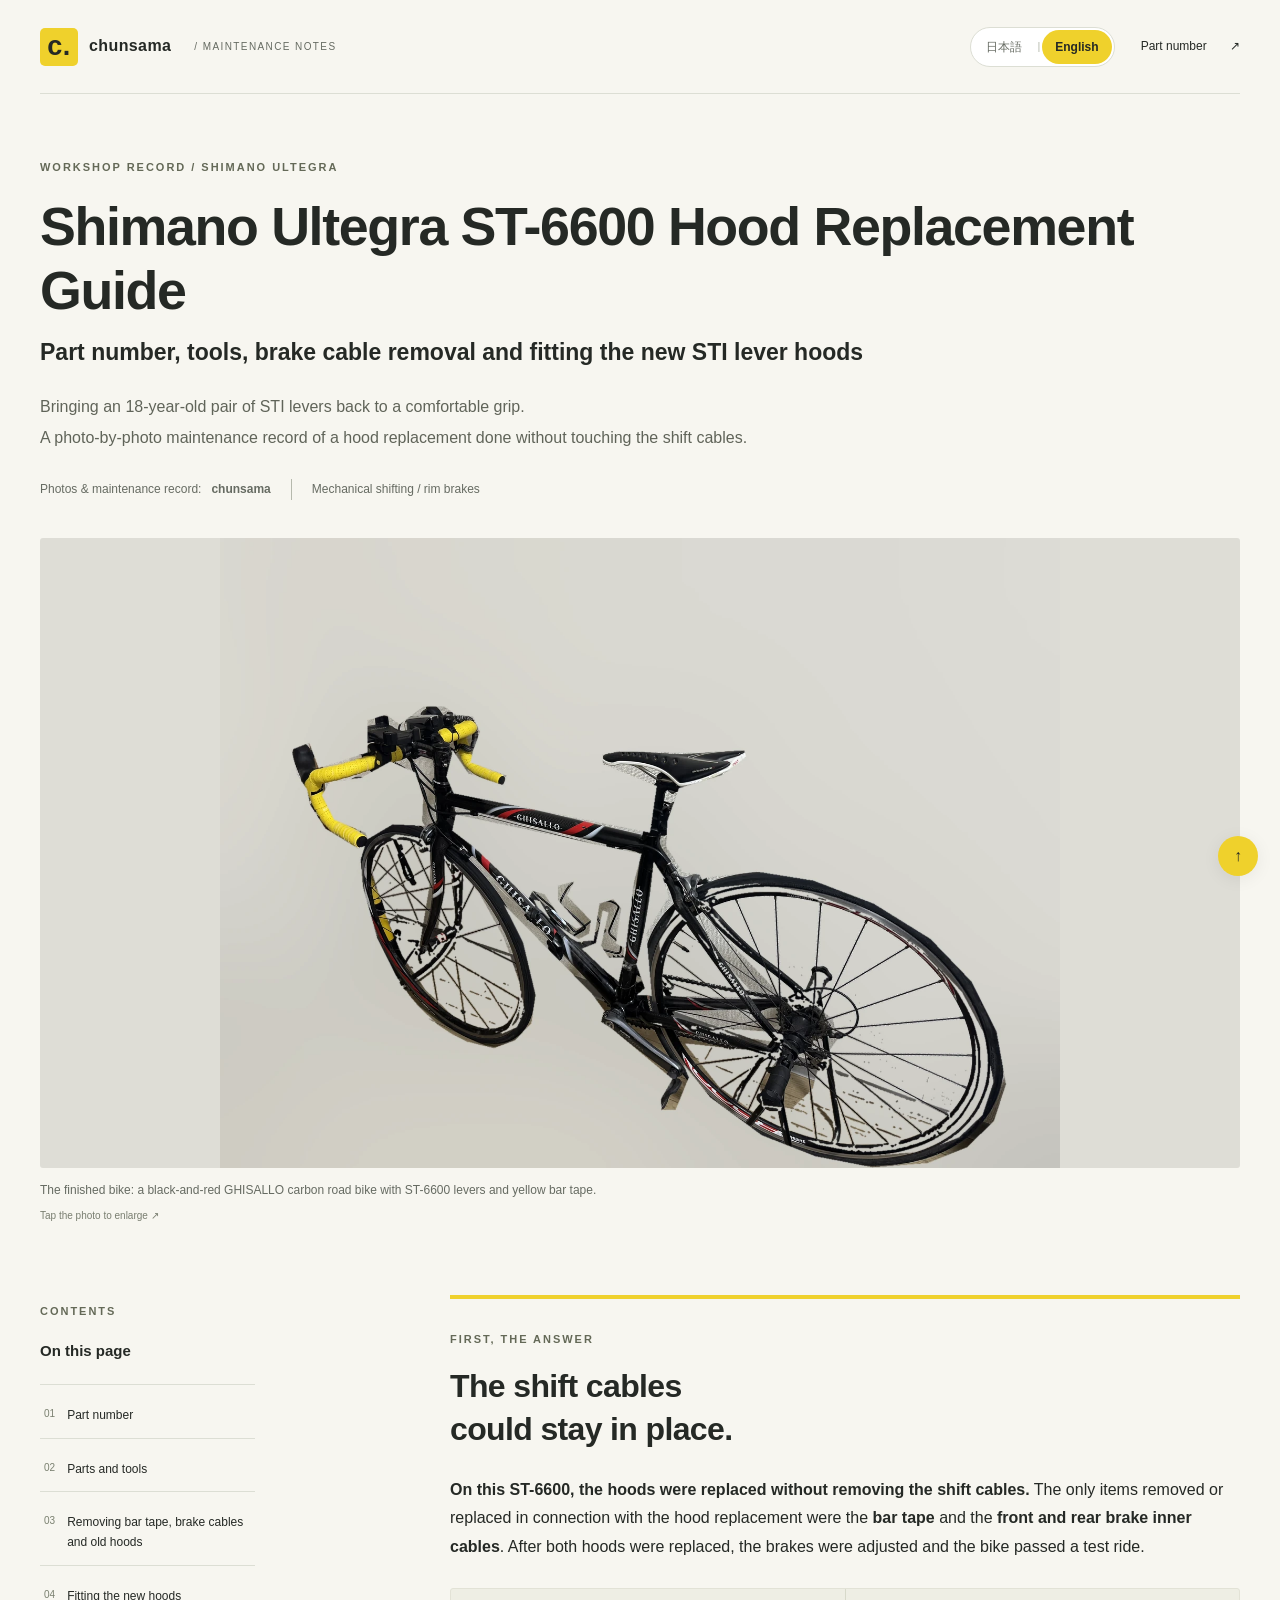
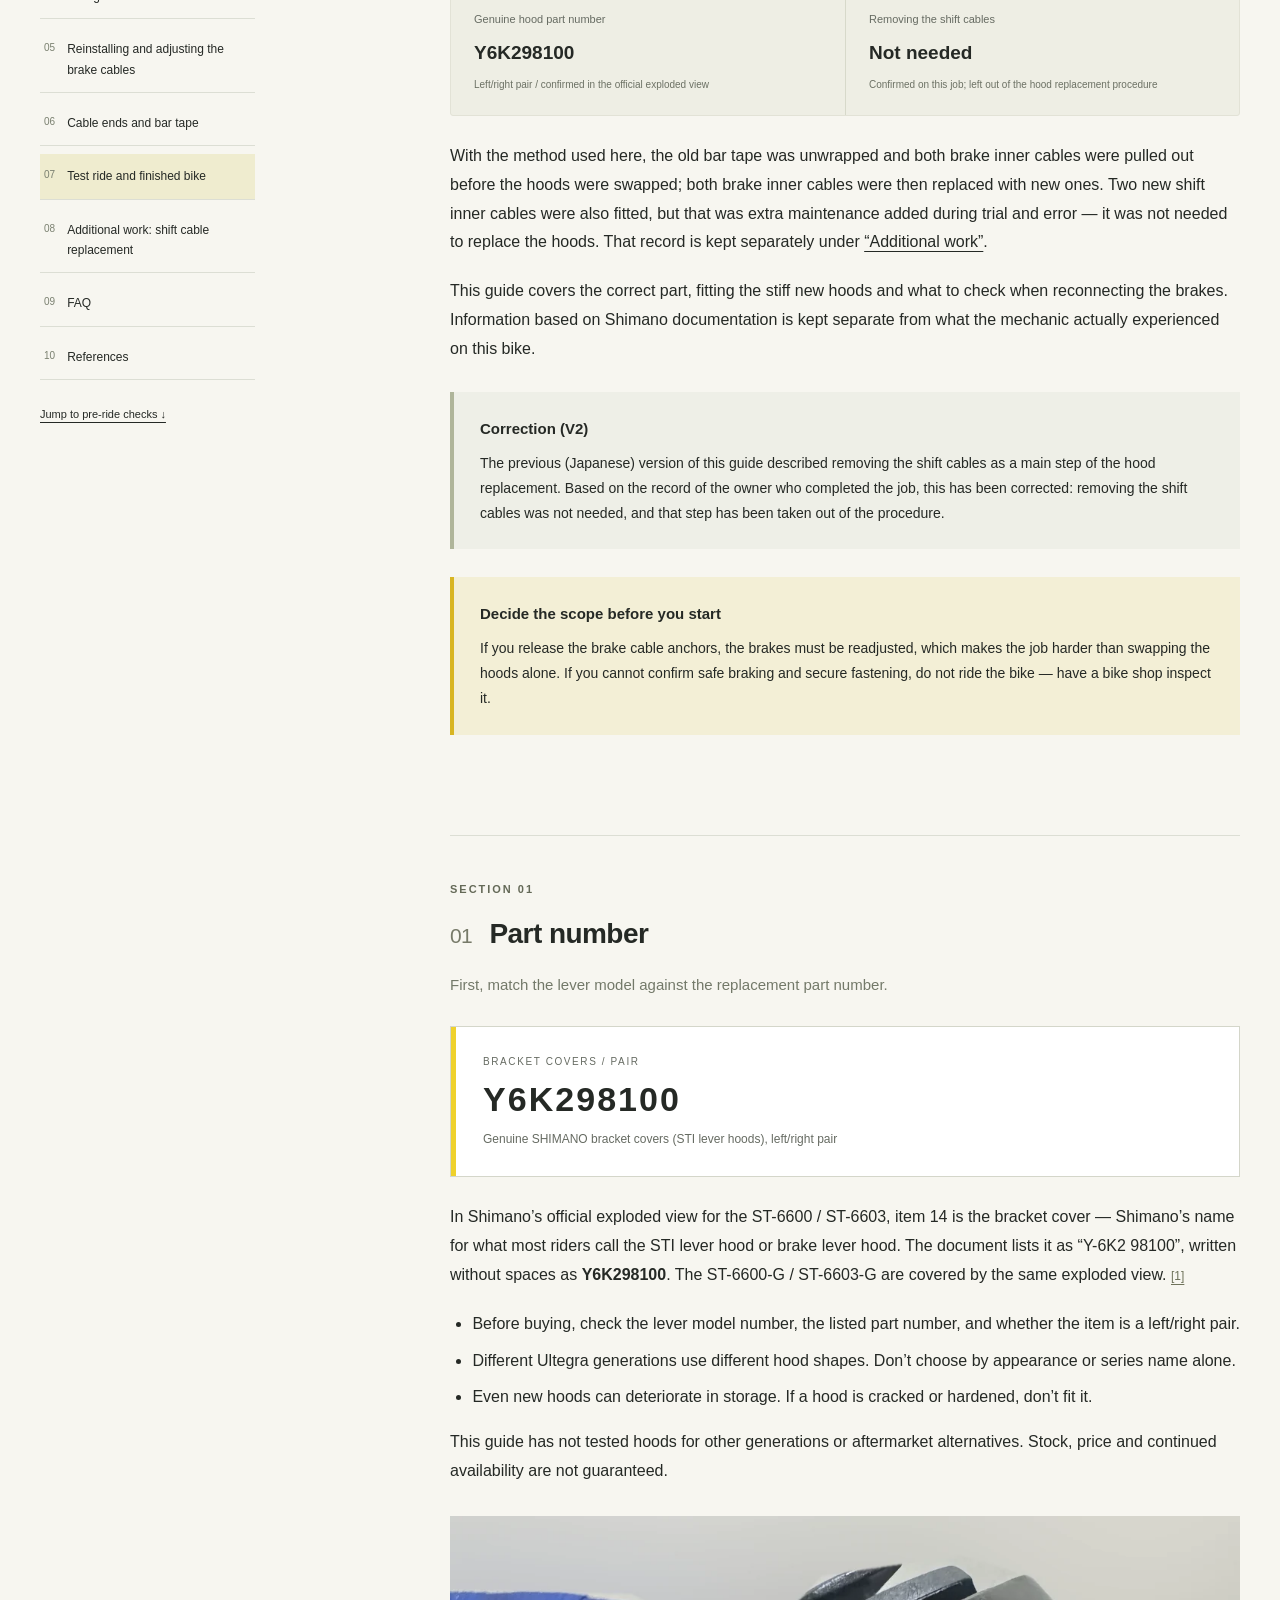
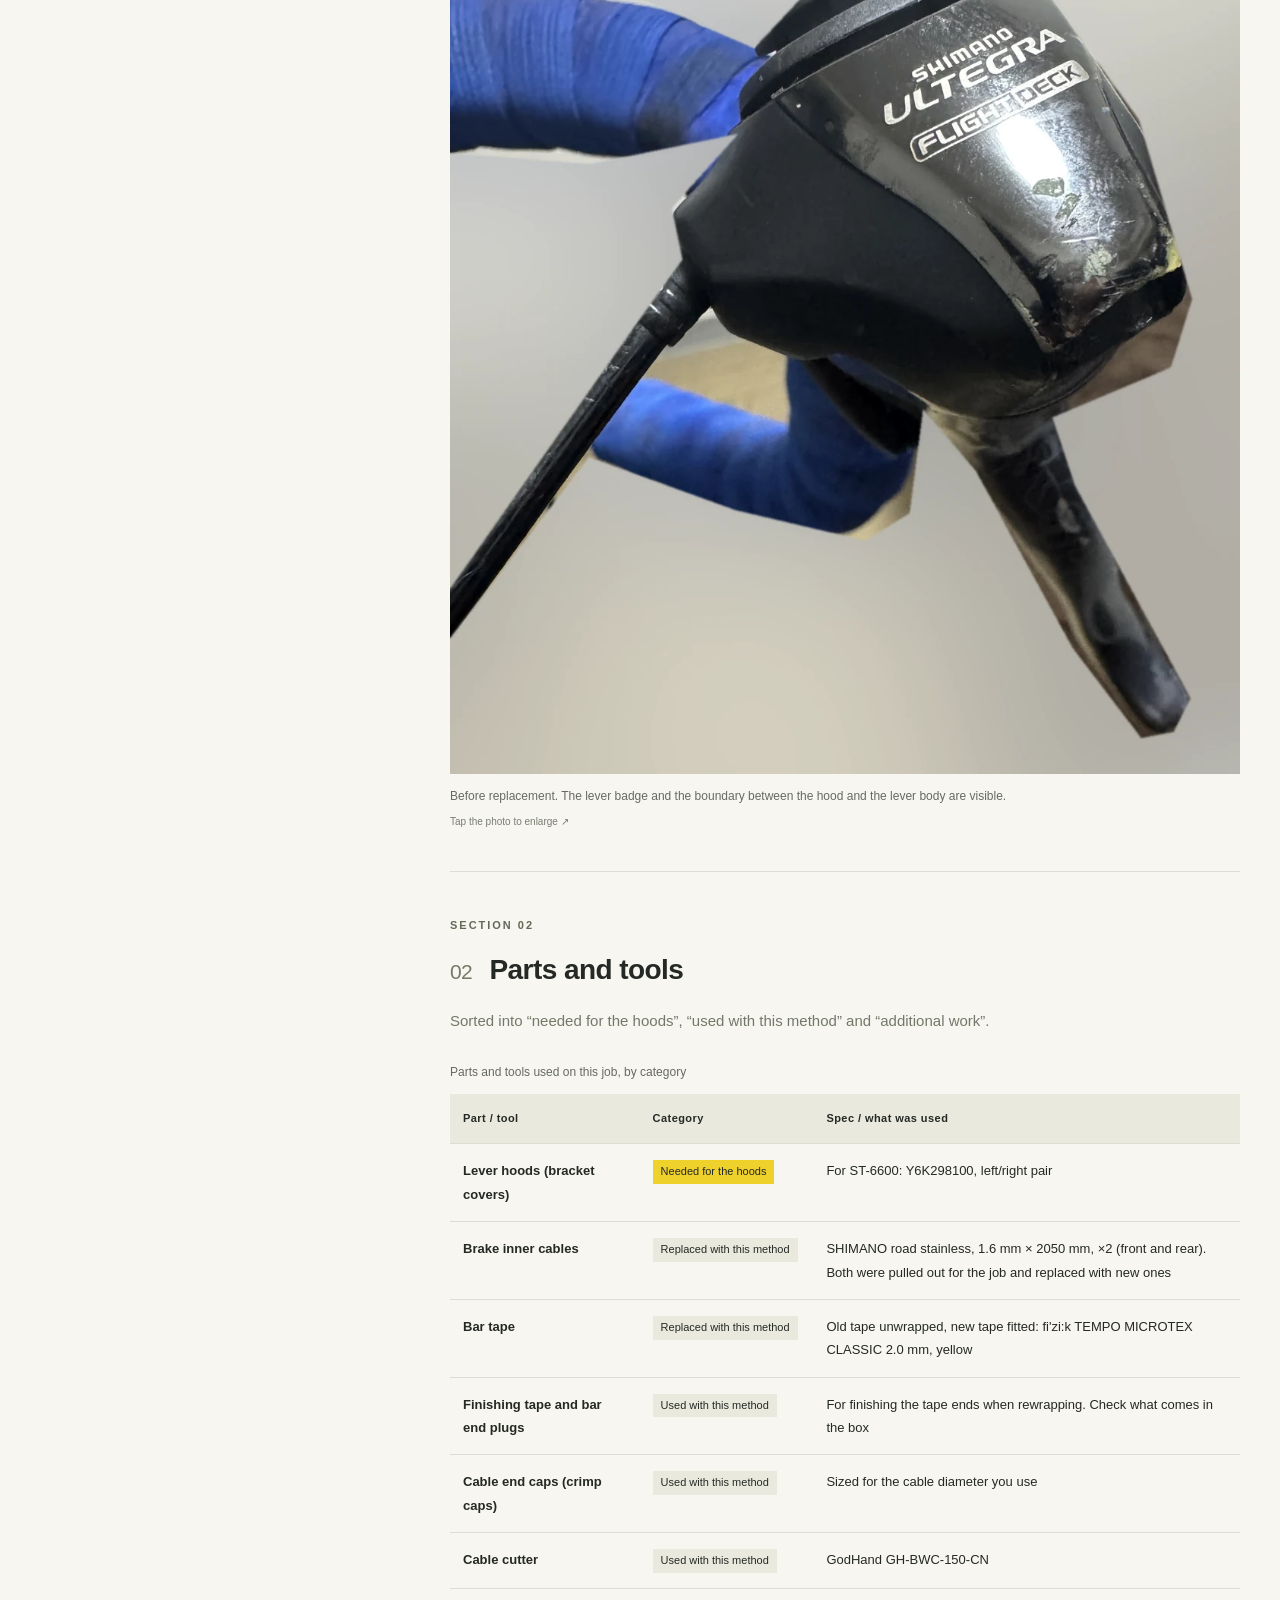
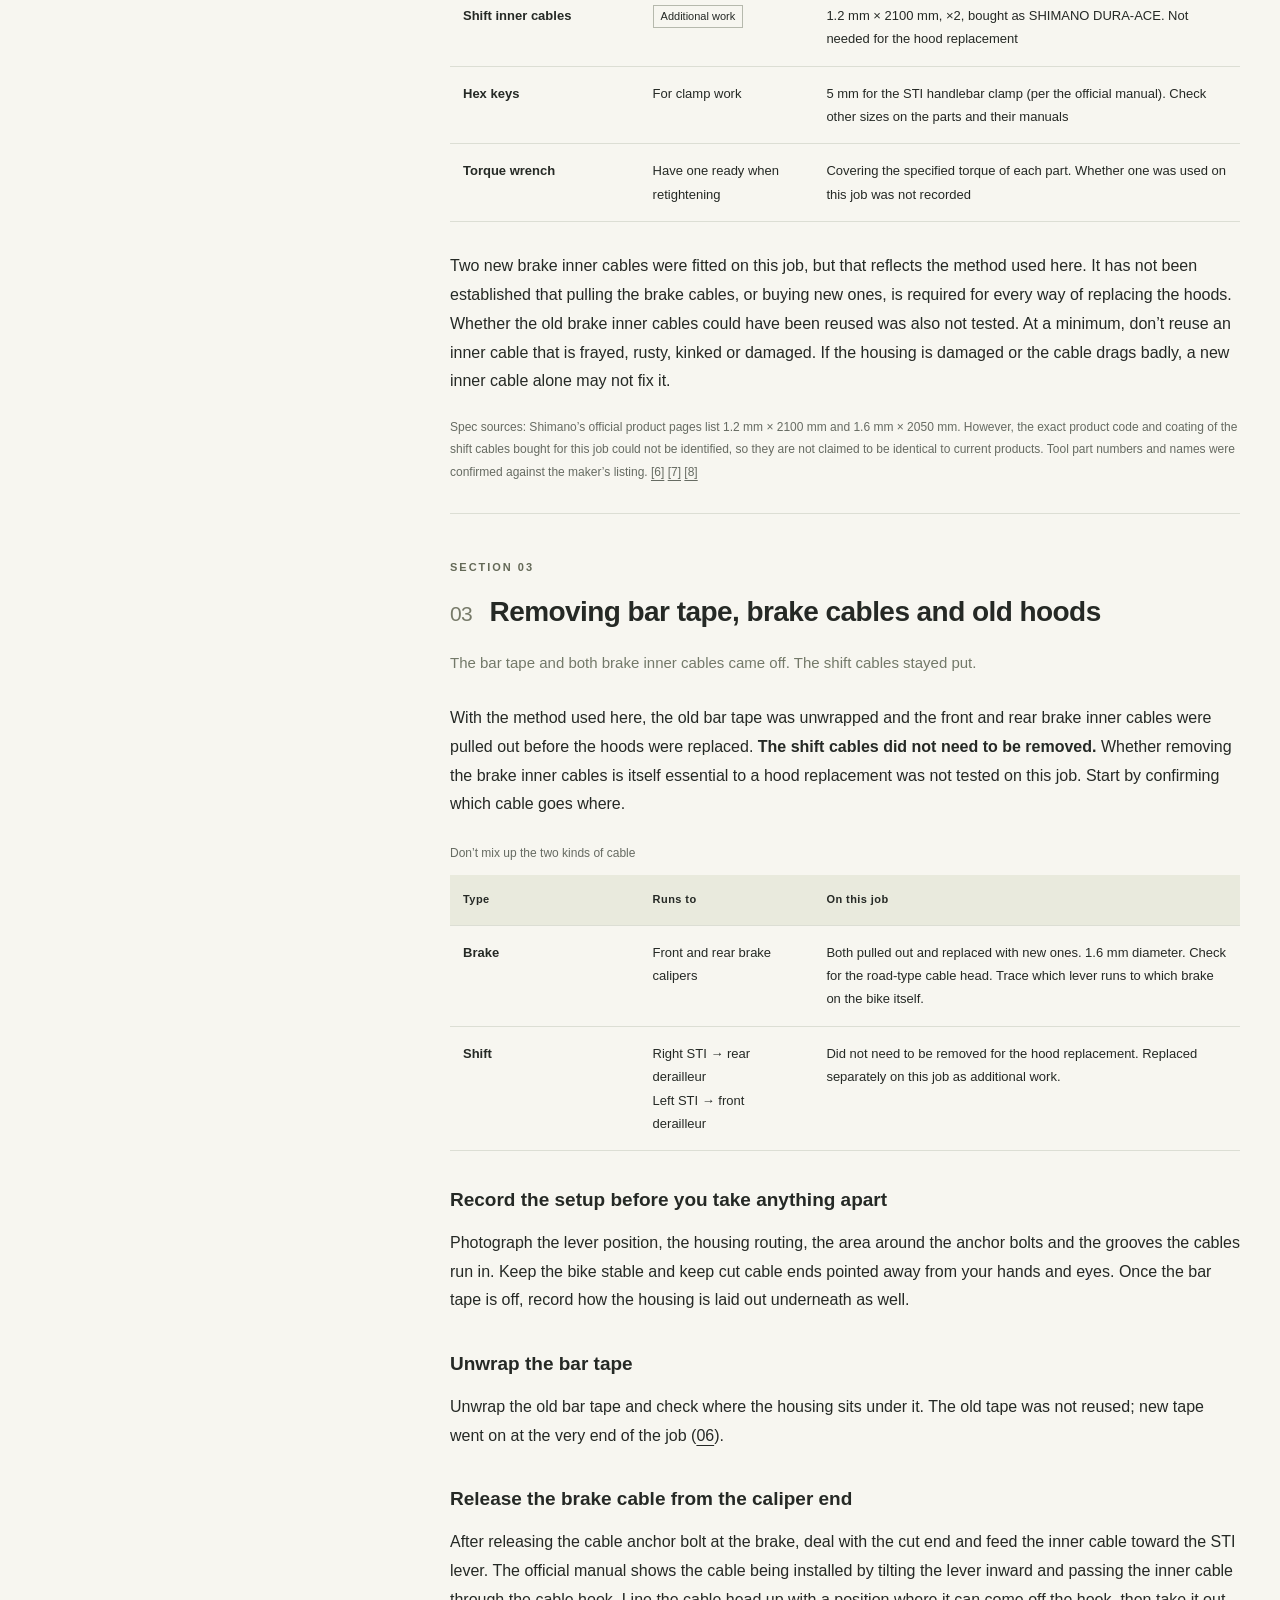
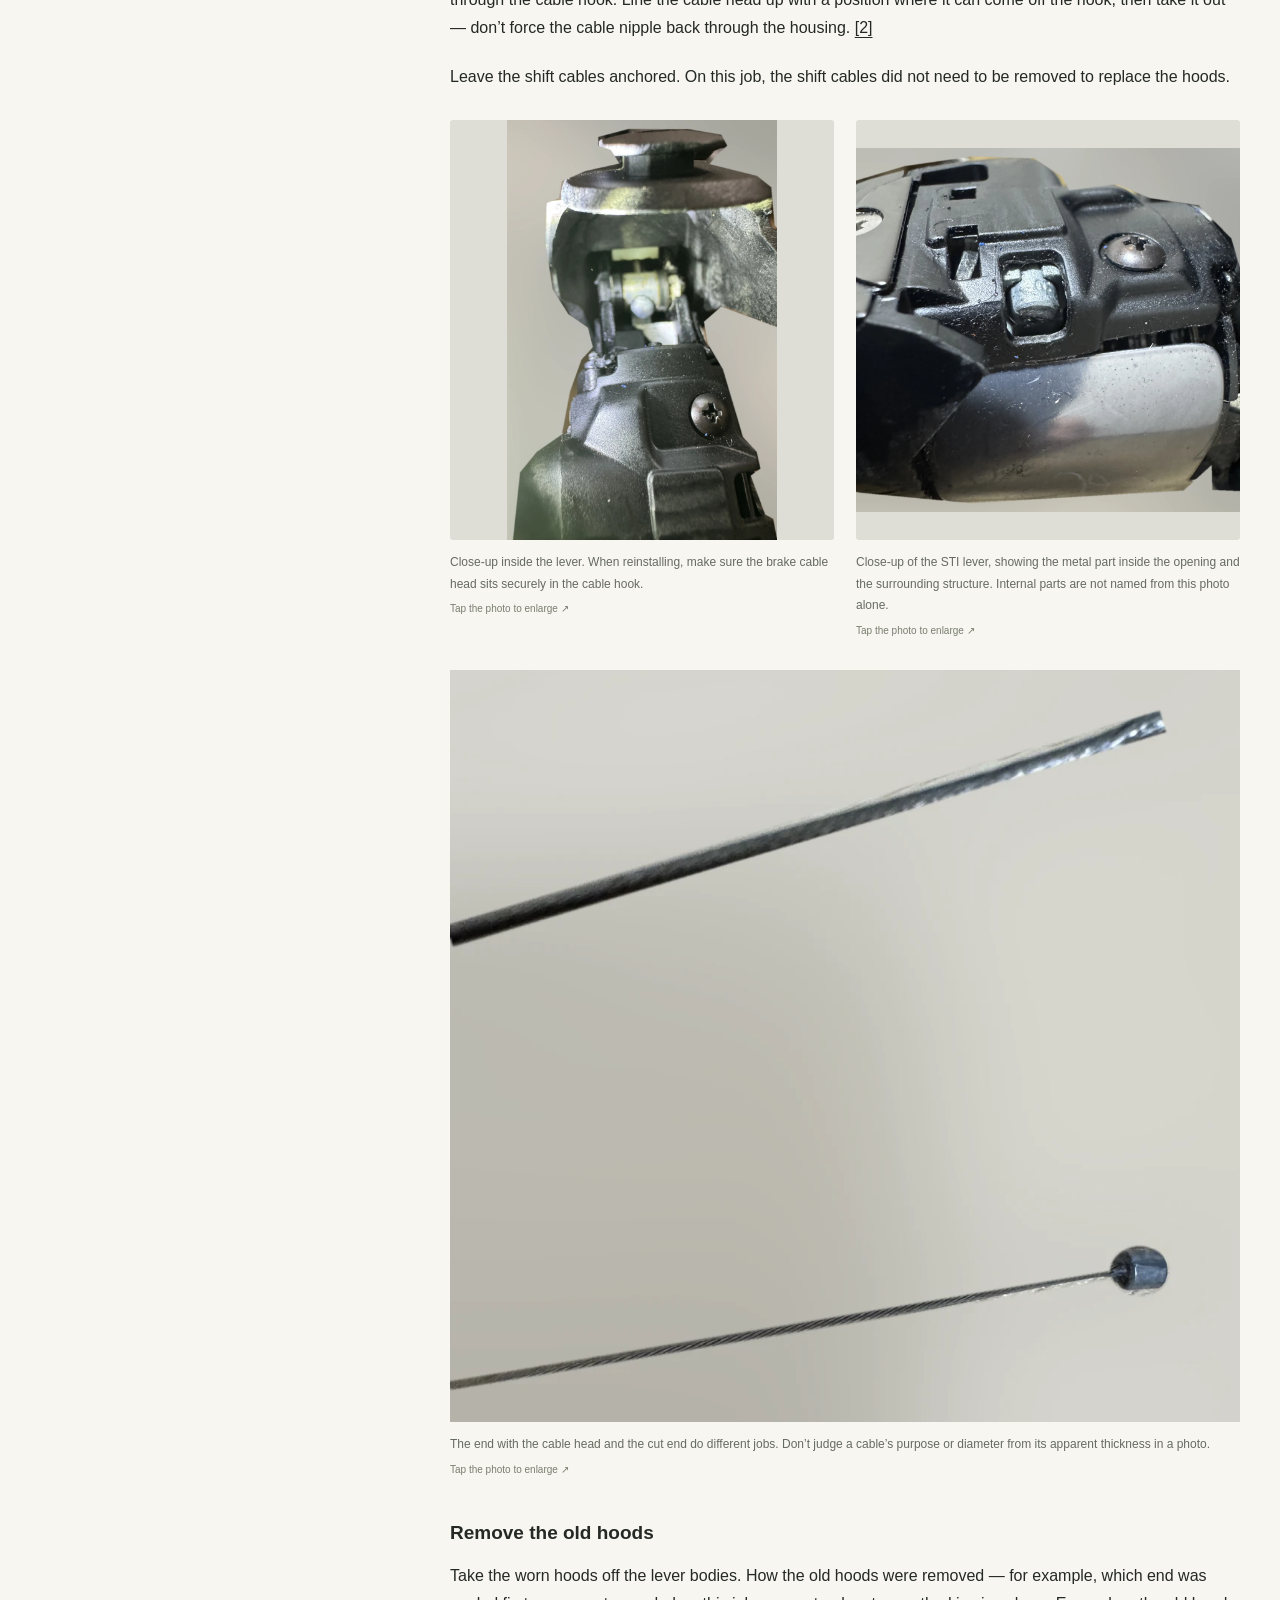
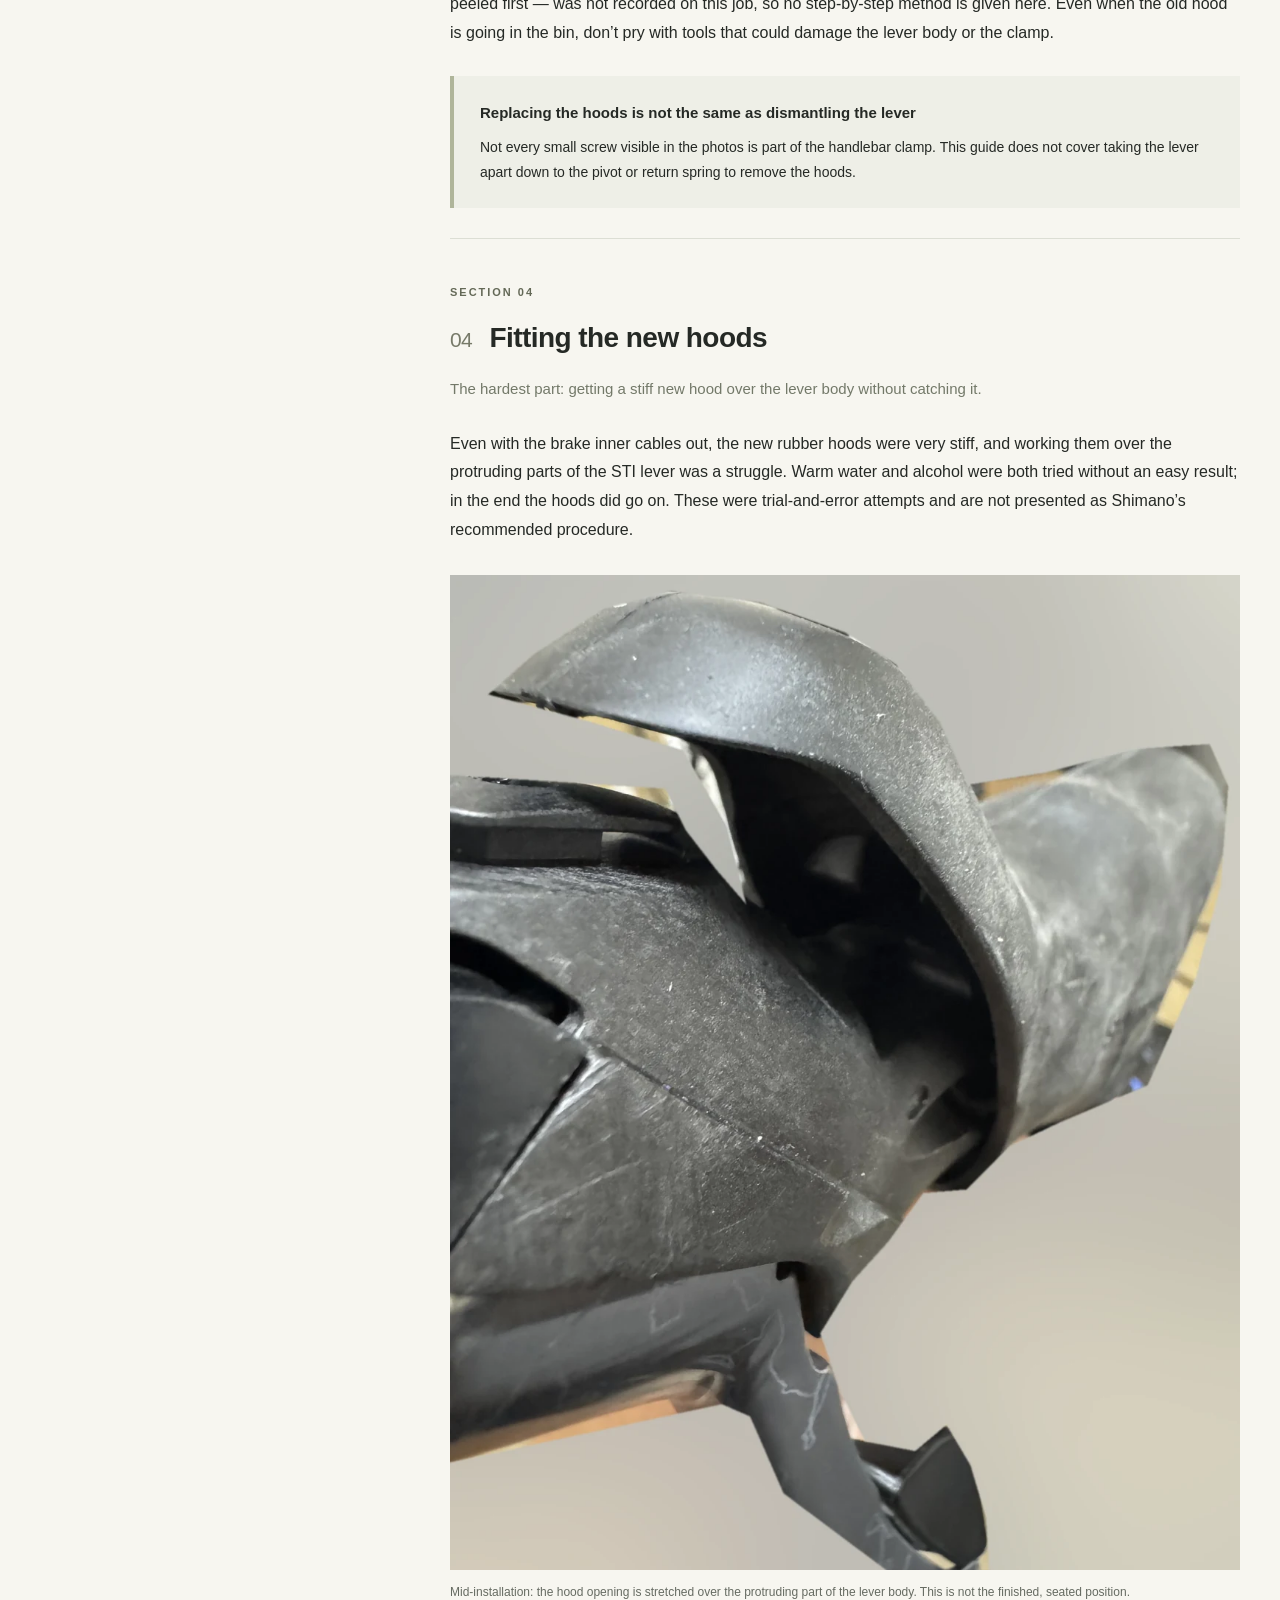
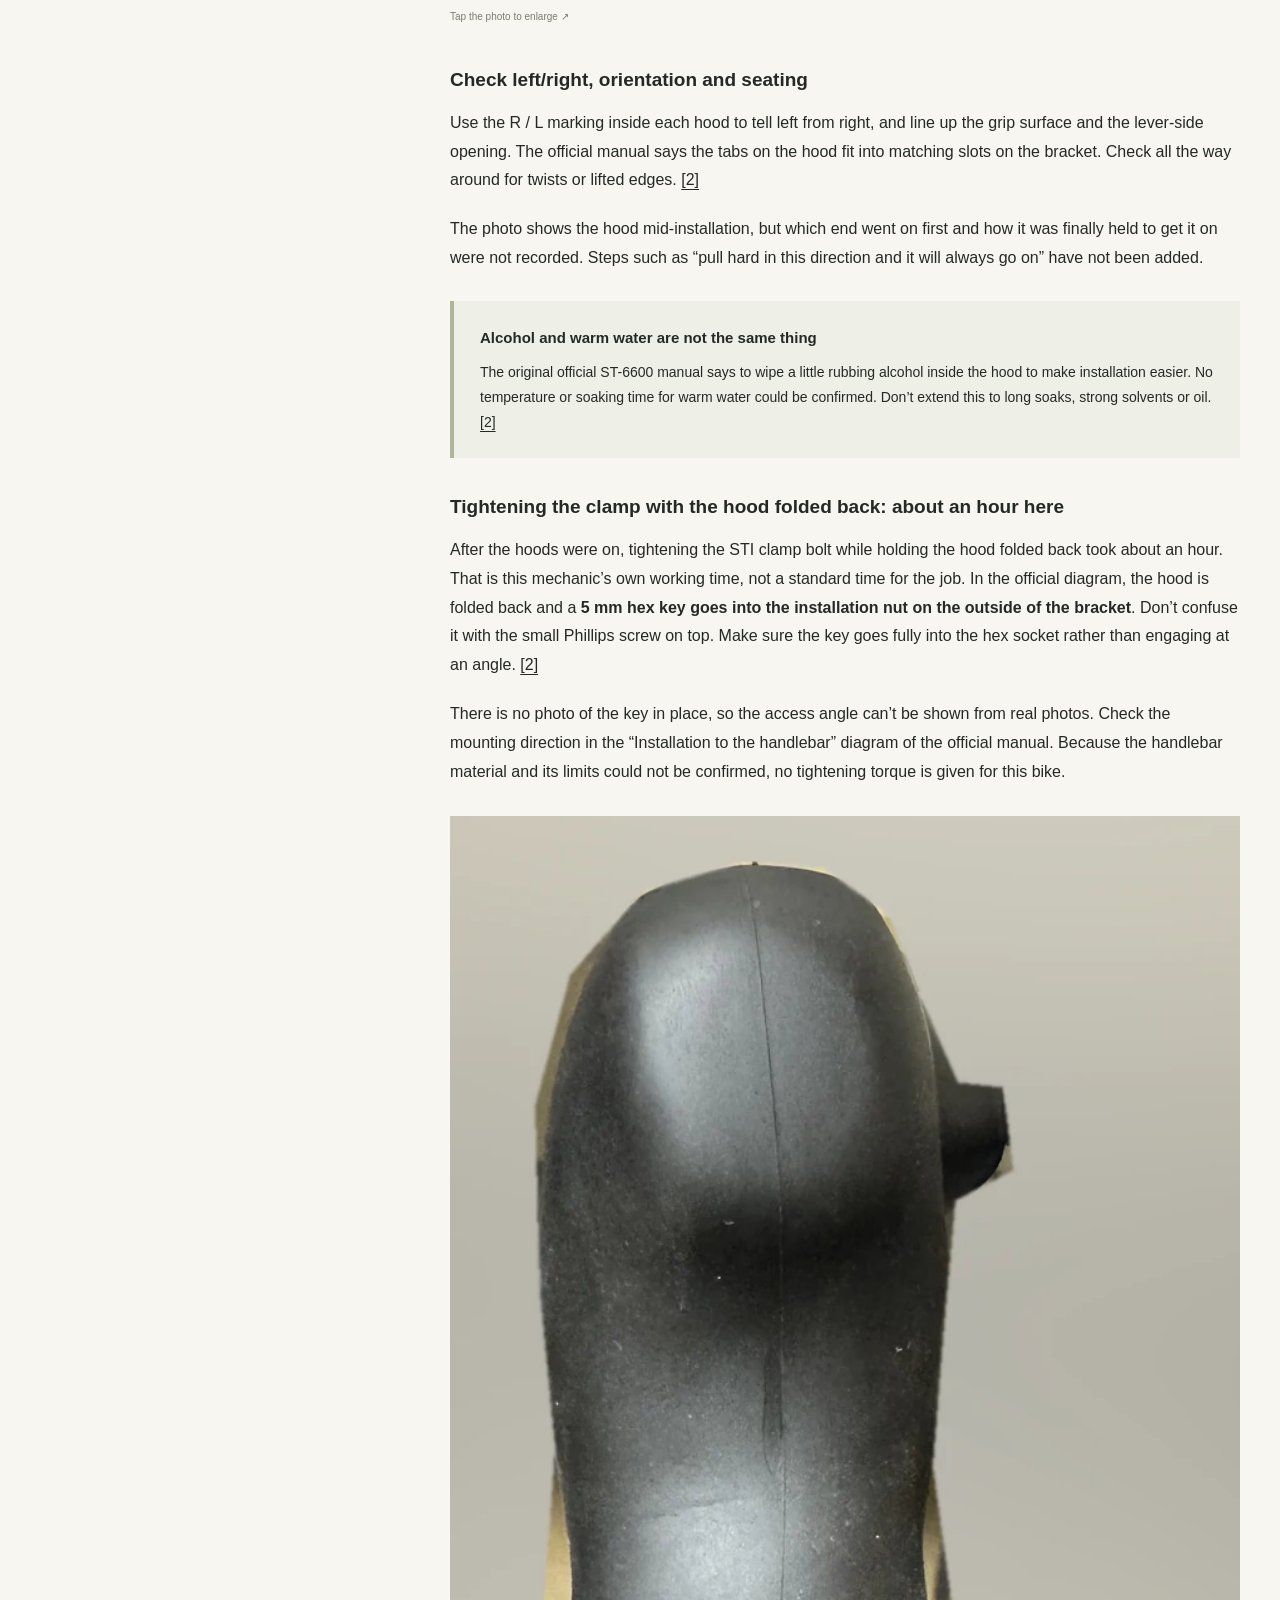
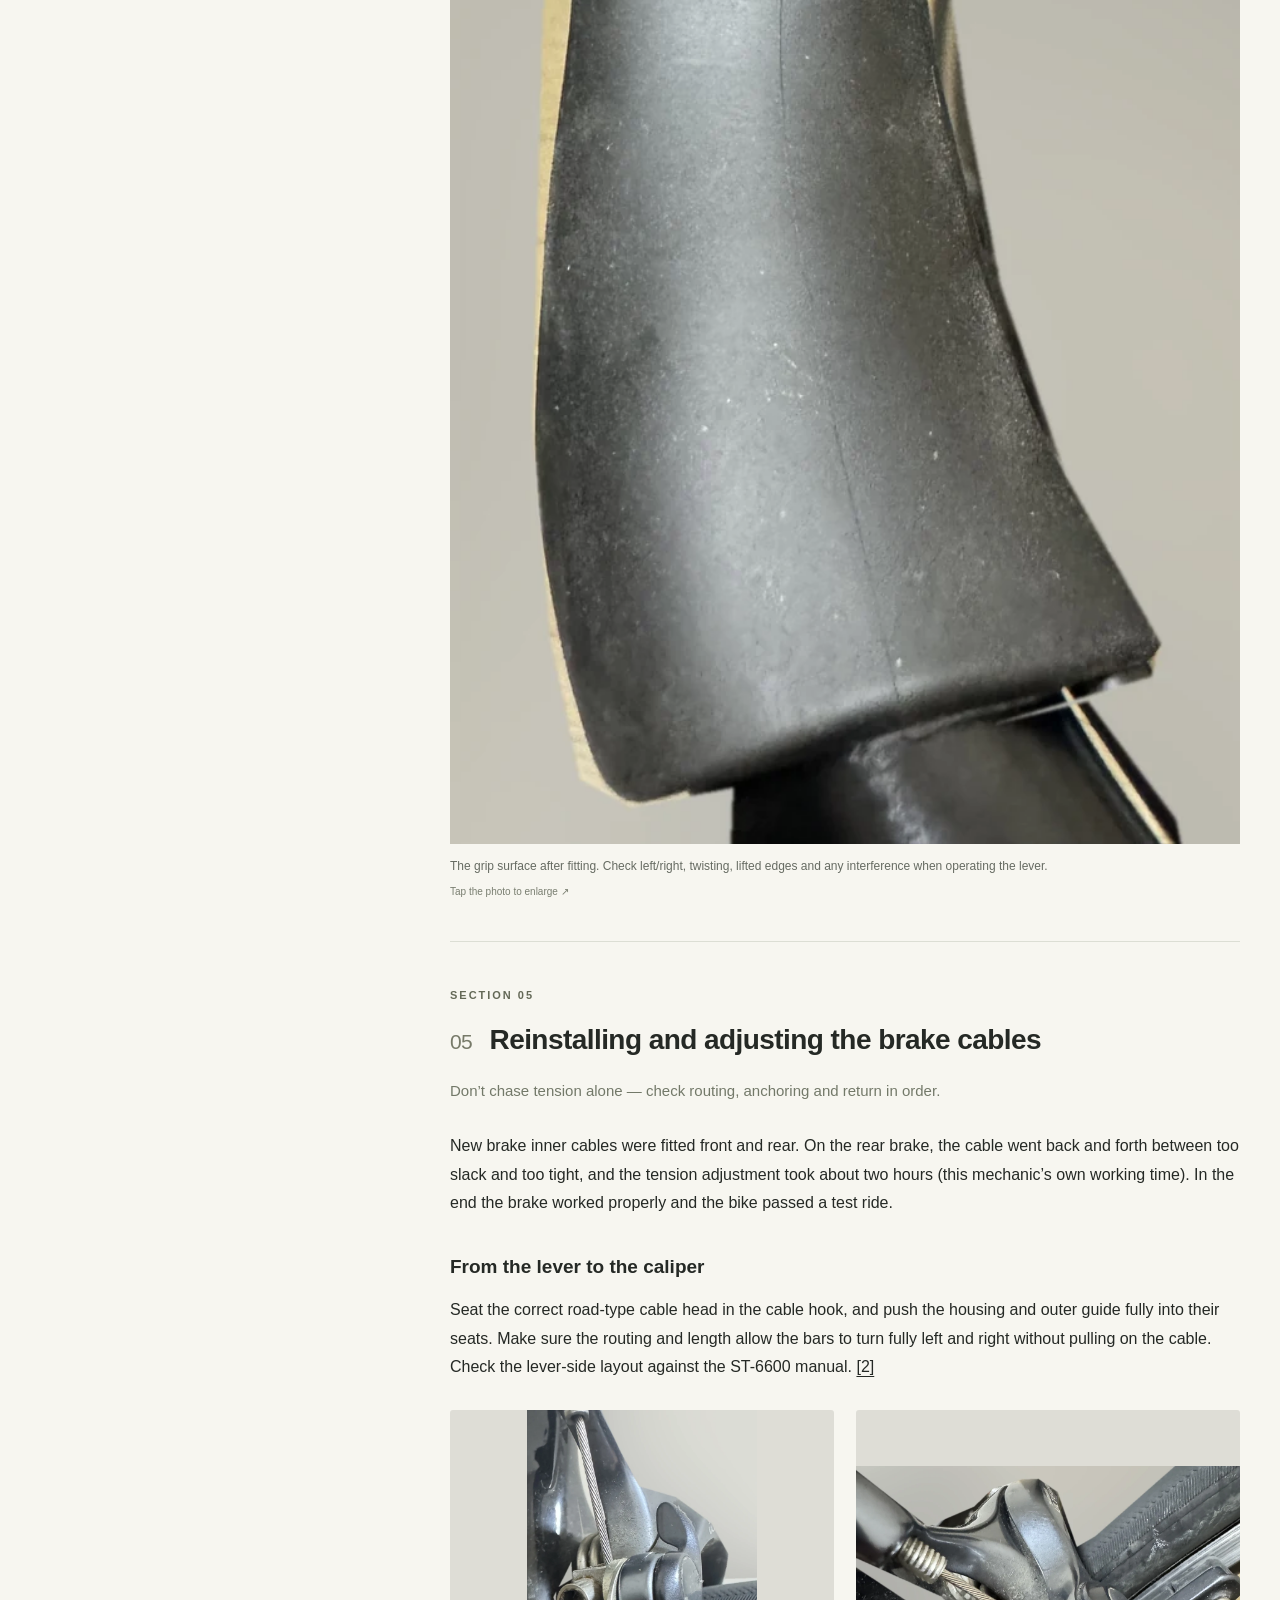
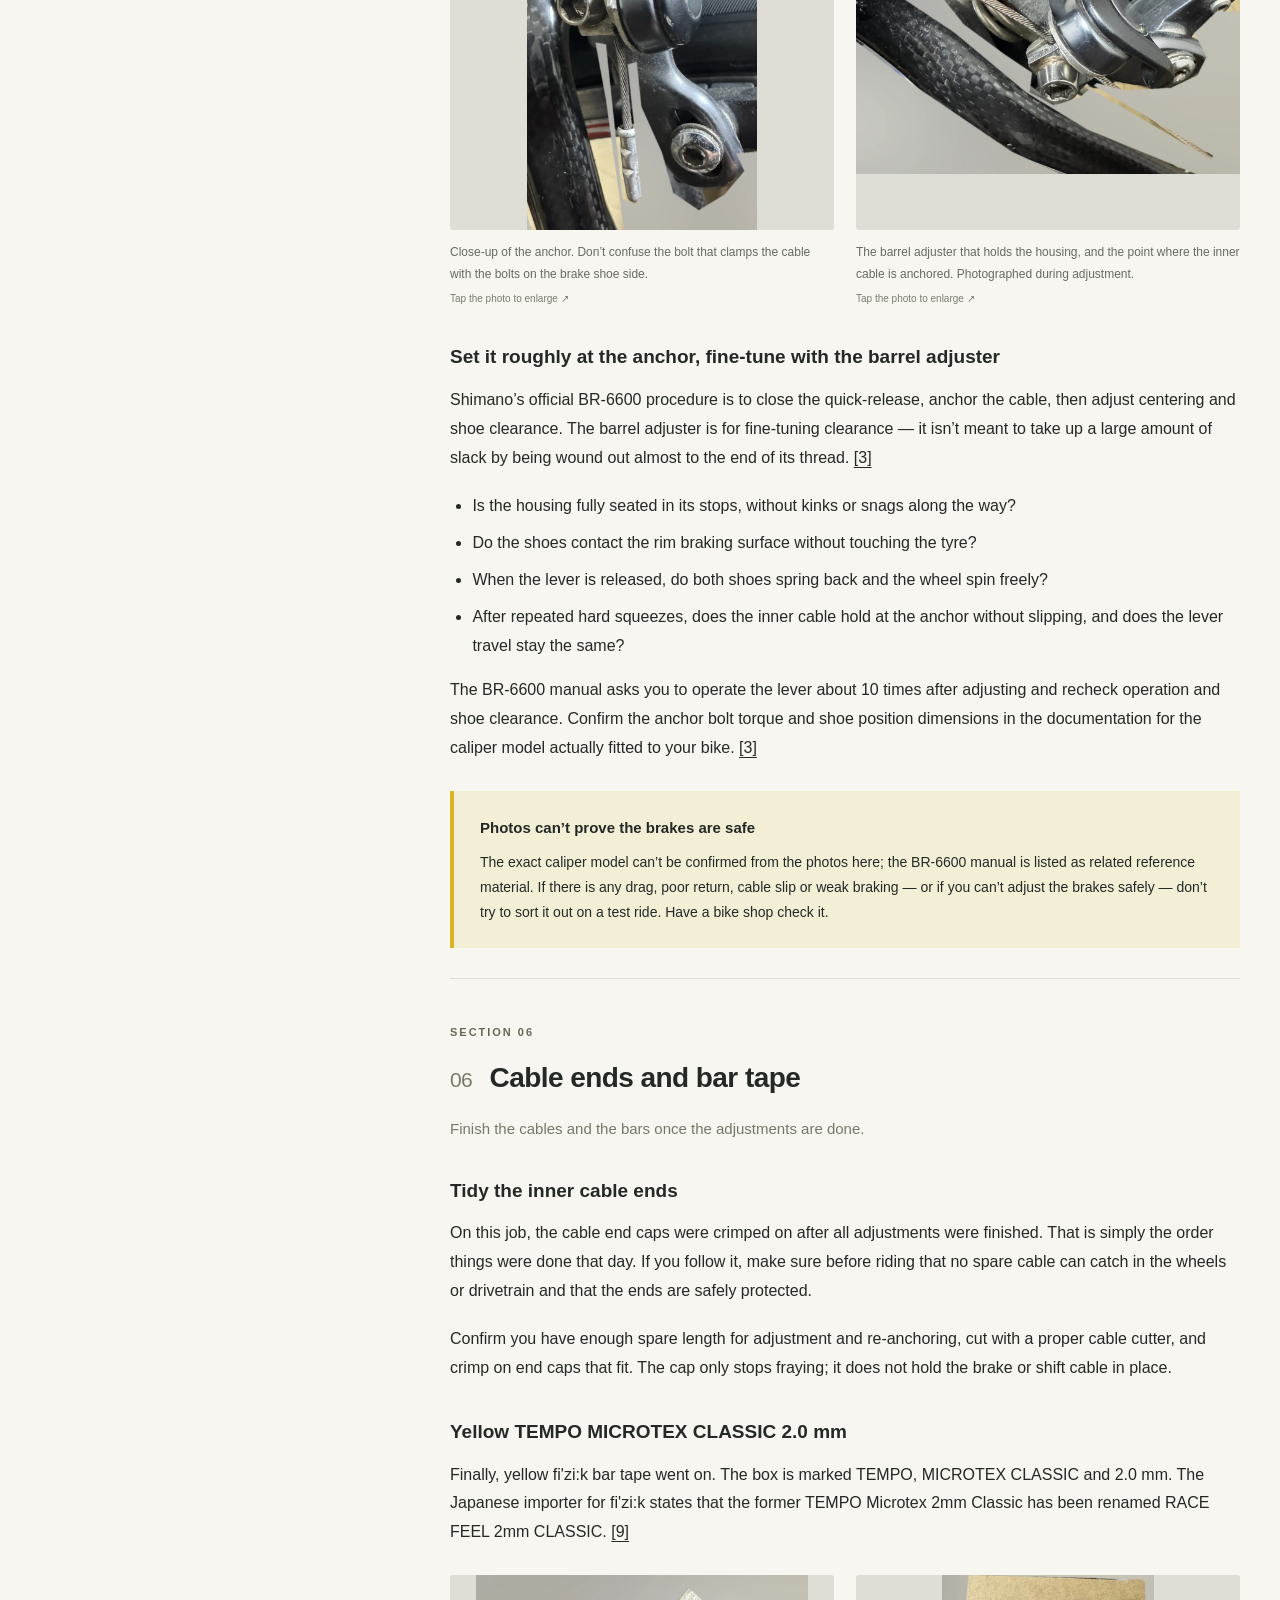
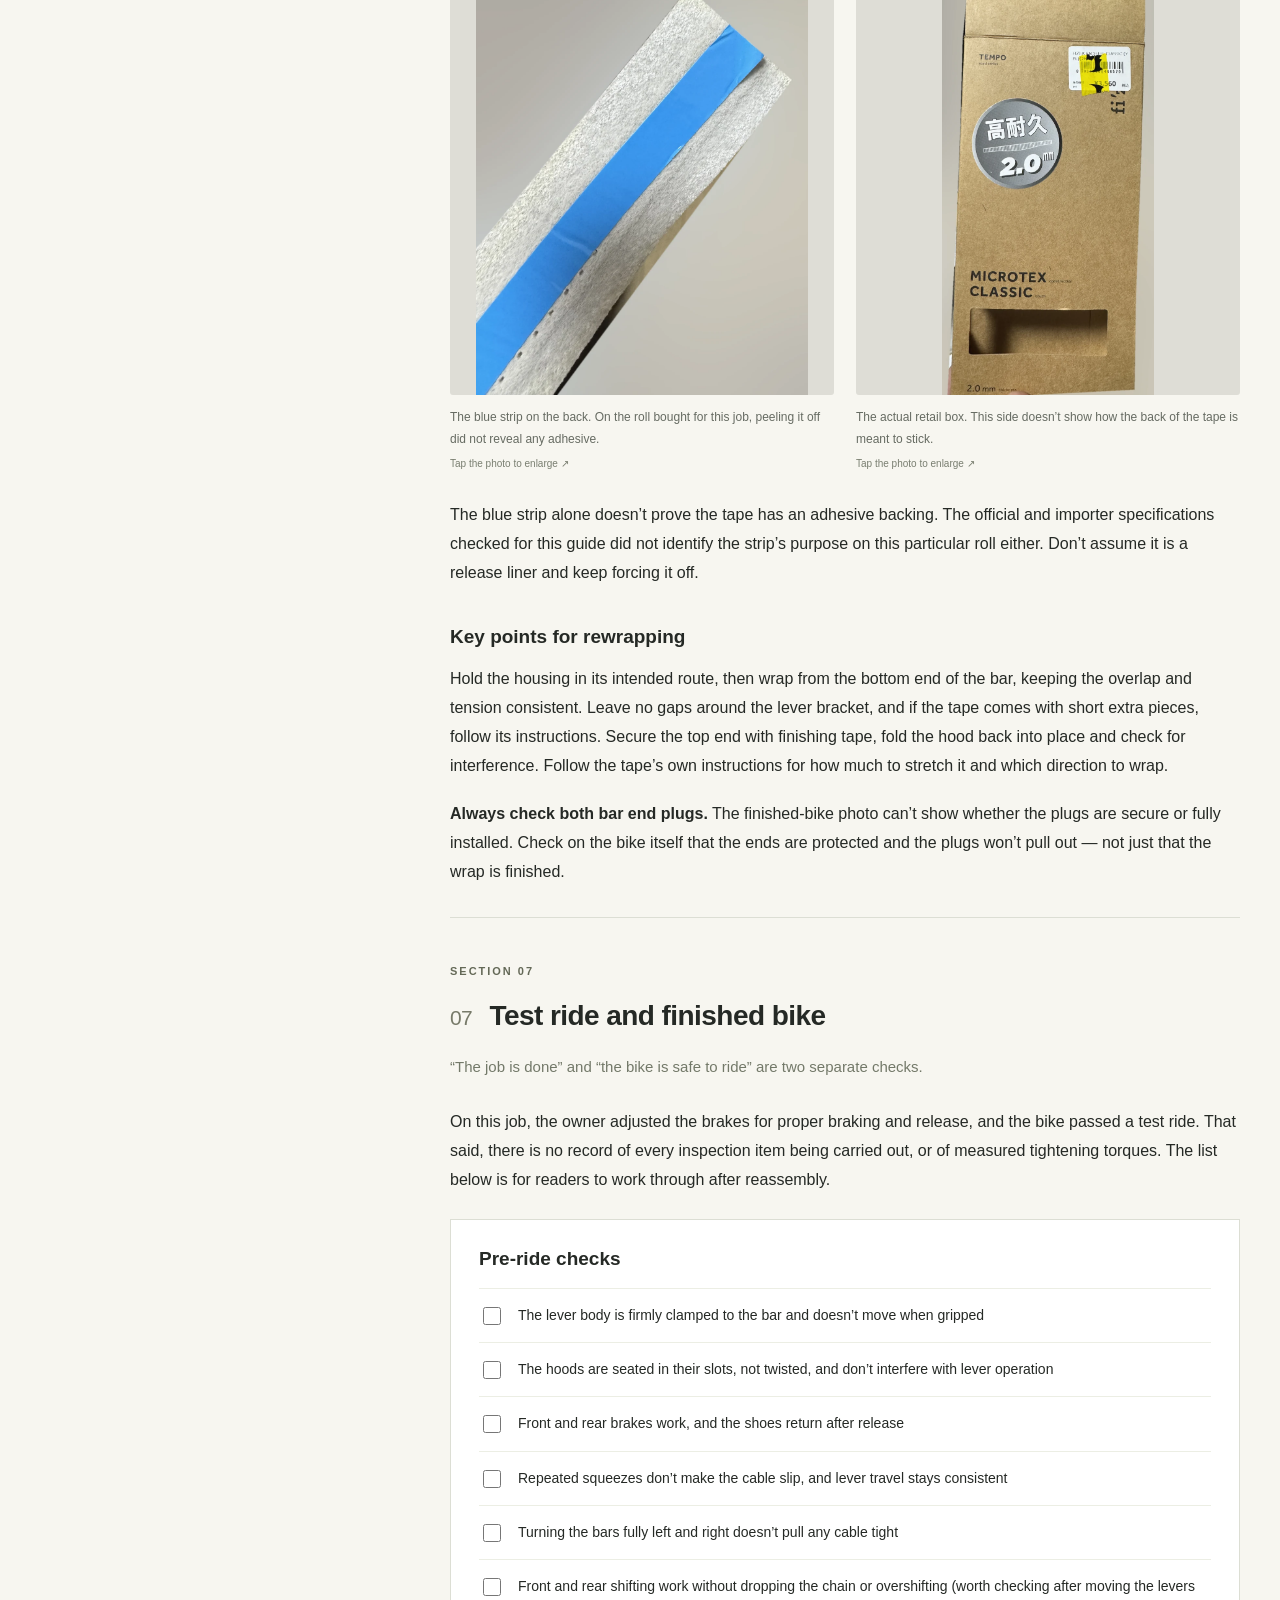
<file: en/index.html>
<!doctype html><html lang="en"><head><meta charset="utf-8"><meta name="viewport" content="width=device-width, initial-scale=1"><title>Shimano Ultegra ST-6600 Hood Replacement Guide | Cables, Tools &amp; Photos</title><meta name="description" content="Shimano Ultegra ST-6600 hood replacement with real photos: part Y6K298100, brake cable and bar tape removal, fitting stiff new hoods. The shift cables stayed in place."><meta name="author" content="chunsama"><meta name="theme-color" content="#f6f4ec"><meta property="og:type" content="article"><meta property="og:locale" content="en_US"><meta property="og:locale:alternate" content="ja_JP"><meta property="og:title" content="Shimano Ultegra ST-6600 Hood Replacement Guide | Cables, Tools &amp; Photos"><meta property="og:description" content="Shimano Ultegra ST-6600 hood replacement with real photos: part Y6K298100, brake cable and bar tape removal, fitting stiff new hoods. The shift cables stayed in place."><meta property="og:site_name" content="chunsama / Maintenance Notes"><!-- SITE_URL_META_START --><link rel="alternate" hreflang="ja" href="../"><link rel="alternate" hreflang="en" href="./"><!-- SITE_URL_META_END --><link rel="icon" href="../assets/favicon.svg" type="image/svg+xml"><link rel="stylesheet" href="../assets/css/style.css"><script type="application/ld+json" id="article-data">{"@context": "https://schema.org", "@type": "Article", "headline": "Shimano Ultegra ST-6600 Hood Replacement Guide", "description": "Shimano Ultegra ST-6600 hood replacement with real photos: part Y6K298100, brake cable and bar tape removal, fitting stiff new hoods. The shift cables stayed in place.", "author": {"@type": "Person", "name": "chunsama"}, "inLanguage": "en"}</script><script src="../assets/js/main.js" defer></script><script async src="https://www.googletagmanager.com/gtag/js?id=G-TKL5WQJBSB"></script>
  <script>
    window.dataLayer = window.dataLayer || [];
    function gtag(){dataLayer.push(arguments);}
    gtag('js', new Date());
    gtag('config', 'G-TKL5WQJBSB');
  </script></head><body><a class="skip-link" href="#conclusion">Skip to article</a><header class="site-header"><a href="#top" class="wordmark"><span class="brand-mark">c.</span> chunsama <span class="brand-tail">/ MAINTENANCE NOTES</span></a><div class="header-tools"><nav class="lang-switch" aria-label="Language (言語の切り替え)"><a href="../" lang="ja" hreflang="ja">日本語</a><span aria-hidden="true">|</span><a href="./" lang="en" aria-current="page">English</a></nav><a class="header-link" href="#parts">Part number <span>↗</span></a></div></header>
<main id="top"><div class="hero-intro"><p class="eyebrow">WORKSHOP RECORD / SHIMANO ULTEGRA</p><h1>Shimano Ultegra ST-6600 Hood Replacement Guide<span class="h1-sub">Part number, tools, brake cable removal and fitting the new STI lever hoods</span></h1><p class="intro">Bringing an 18-year-old pair of STI levers back to a comfortable grip.<br>A photo-by-photo maintenance record of a hood replacement done without touching the shift cables.</p><div class="byline">Photos &amp; maintenance record: <strong>chunsama</strong><span>Mechanical shifting / rim brakes</span></div></div><div class="hero-photo"><figure><a class="photo" href="../assets/images/hero.webp" aria-label="Enlarge: GHISALLO road bike with yellow bar tape and new brake lever hoods"><img src="../assets/images/hero.webp" alt="GHISALLO road bike with yellow bar tape and new brake lever hoods" width="1600" height="1200" fetchpriority="high"></a><figcaption>The finished bike: a black-and-red GHISALLO carbon road bike with ST-6600 levers and yellow bar tape.<span class="zoom-hint">Tap the photo to enlarge ↗</span></figcaption></figure></div><div class="layout"><nav class="toc" aria-label="Table of contents"><p class="eyebrow">CONTENTS</p><p class="toc-title">On this page</p><ol><li><a href="#parts"><span>01</span>Part number</a></li><li><a href="#tools"><span>02</span>Parts and tools</a></li><li><a href="#remove"><span>03</span>Removing bar tape, brake cables and old hoods</a></li><li><a href="#install"><span>04</span>Fitting the new hoods</a></li><li><a href="#brake"><span>05</span>Reinstalling and adjusting the brake cables</a></li><li><a href="#finish"><span>06</span>Cable ends and bar tape</a></li><li><a href="#check"><span>07</span>Test ride and finished bike</a></li><li><a href="#shift"><span>08</span>Additional work: shift cable replacement</a></li><li><a href="#faq"><span>09</span>FAQ</a></li><li><a href="#sources"><span>10</span>References</a></li></ol><a class="toc-bottom" href="#check">Jump to pre-ride checks ↓</a></nav><article><section class="summary" aria-labelledby="conclusion"><p class="eyebrow">FIRST, THE ANSWER</p><h2 id="conclusion">The shift cables<br>could stay in place.</h2><p><strong>On this ST-6600, the hoods were replaced without removing the shift cables.</strong> The only items removed or replaced in connection with the hood replacement were the <strong>bar tape</strong> and the <strong>front and rear brake inner cables</strong>. After both hoods were replaced, the brakes were adjusted and the bike passed a test ride.</p><div class="facts"><div><small>Genuine hood part number</small><strong>Y6K298100</strong><span>Left/right pair / confirmed in the official exploded view</span></div><div><small>Removing the shift cables</small><strong>Not needed</strong><span>Confirmed on this job; left out of the hood replacement procedure</span></div></div><p>With the method used here, the old bar tape was unwrapped and both brake inner cables were pulled out before the hoods were swapped; both brake inner cables were then replaced with new ones. Two new shift inner cables were also fitted, but that was extra maintenance added during trial and error — it was not needed to replace the hoods. That record is kept separately under <a href="#shift">“Additional work”</a>.</p><p>This guide covers the correct part, fitting the stiff new hoods and what to check when reconnecting the brakes. Information based on Shimano documentation is kept separate from what the mechanic actually experienced on this bike.</p><aside class="note"><strong>Correction (V2)</strong><p>The previous (Japanese) version of this guide described removing the shift cables as a main step of the hood replacement. Based on the record of the owner who completed the job, this has been corrected: removing the shift cables was not needed, and that step has been taken out of the procedure.</p></aside><aside class="warning"><strong>Decide the scope before you start</strong><p>If you release the brake cable anchors, the brakes must be readjusted, which makes the job harder than swapping the hoods alone. If you cannot confirm safe braking and secure fastening, do not ride the bike — have a bike shop inspect it.</p></aside></section><section id="parts" class="chapter"><p class="eyebrow">SECTION 01</p><h2><span>01</span> Part number</h2><p class="section-lead">First, match the lever model against the replacement part number.</p><div class="part-number"><span>BRACKET COVERS / PAIR</span><strong>Y6K298100</strong><p>Genuine SHIMANO bracket covers (STI lever hoods), left/right pair</p></div><p>In Shimano’s official exploded view for the ST-6600 / ST-6603, item 14 is the bracket cover — Shimano’s name for what most riders call the STI lever hood or brake lever hood. The document lists it as “Y-6K2 98100”, written without spaces as <strong>Y6K298100</strong>. The ST-6600-G / ST-6603-G are covered by the same exploded view. <a class="ref" href="#ref-1">[1]</a></p><ul><li>Before buying, check the lever model number, the listed part number, and whether the item is a left/right pair.</li><li>Different Ultegra generations use different hood shapes. Don’t choose by appearance or series name alone.</li><li>Even new hoods can deteriorate in storage. If a hood is cracked or hardened, don’t fit it.</li></ul><p>This guide has not tested hoods for other generations or aftermarket alternatives. Stock, price and continued availability are not guaranteed.</p><figure><a class="photo" href="../assets/images/old-lever.webp" aria-label="Enlarge: ST-6600 lever with the old hood before replacement"><img src="../assets/images/old-lever.webp" alt="ST-6600 lever with the old hood before replacement" width="1040" height="1130" loading="lazy" decoding="async"></a><figcaption>Before replacement. The lever badge and the boundary between the hood and the lever body are visible.<span class="zoom-hint">Tap the photo to enlarge ↗</span></figcaption></figure></section><section id="tools" class="chapter"><p class="eyebrow">SECTION 02</p><h2><span>02</span> Parts and tools</h2><p class="section-lead">Sorted into “needed for the hoods”, “used with this method” and “additional work”.</p><div class="table-wrap"><table><caption>Parts and tools used on this job, by category</caption><thead><tr><th scope="col">Part / tool</th><th scope="col">Category</th><th scope="col">Spec / what was used</th></tr></thead><tbody>
<tr><th scope="row">Lever hoods (bracket covers)</th><td><span class="tag">Needed for the hoods</span></td><td>For ST-6600: Y6K298100, left/right pair</td></tr>
<tr><th scope="row">Brake inner cables</th><td><span class="tag tag-method">Replaced with this method</span></td><td>SHIMANO road stainless, 1.6 mm × 2050 mm, ×2 (front and rear). Both were pulled out for the job and replaced with new ones</td></tr>
<tr><th scope="row">Bar tape</th><td><span class="tag tag-method">Replaced with this method</span></td><td>Old tape unwrapped, new tape fitted: fi'zi:k TEMPO MICROTEX CLASSIC 2.0 mm, yellow</td></tr>
<tr><th scope="row">Finishing tape and bar end plugs</th><td><span class="tag tag-method">Used with this method</span></td><td>For finishing the tape ends when rewrapping. Check what comes in the box</td></tr>
<tr><th scope="row">Cable end caps (crimp caps)</th><td><span class="tag tag-method">Used with this method</span></td><td>Sized for the cable diameter you use</td></tr>
<tr><th scope="row">Cable cutter</th><td><span class="tag tag-method">Used with this method</span></td><td>GodHand GH-BWC-150-CN</td></tr>
<tr><th scope="row">Shift inner cables</th><td><span class="tag tag-extra">Additional work</span></td><td>1.2 mm × 2100 mm, ×2, bought as SHIMANO DURA-ACE. Not needed for the hood replacement</td></tr>
<tr><th scope="row">Hex keys</th><td>For clamp work</td><td>5 mm for the STI handlebar clamp (per the official manual). Check other sizes on the parts and their manuals</td></tr>
<tr><th scope="row">Torque wrench</th><td>Have one ready when retightening</td><td>Covering the specified torque of each part. Whether one was used on this job was not recorded</td></tr>
</tbody></table></div><p>Two new brake inner cables were fitted on this job, but that reflects the method used here. It has not been established that pulling the brake cables, or buying new ones, is required for every way of replacing the hoods. Whether the old brake inner cables could have been reused was also not tested. At a minimum, don’t reuse an inner cable that is frayed, rusty, kinked or damaged. If the housing is damaged or the cable drags badly, a new inner cable alone may not fix it.</p><p class="source-note">Spec sources: Shimano’s official product pages list 1.2 mm × 2100 mm and 1.6 mm × 2050 mm. However, the exact product code and coating of the shift cables bought for this job could not be identified, so they are not claimed to be identical to current products. Tool part numbers and names were confirmed against the maker’s listing. <a href="#ref-6">[6]</a> <a href="#ref-7">[7]</a> <a href="#ref-8">[8]</a></p></section><section id="remove" class="chapter"><p class="eyebrow">SECTION 03</p><h2><span>03</span> Removing bar tape, brake cables and old hoods</h2><p class="section-lead">The bar tape and both brake inner cables came off. The shift cables stayed put.</p><p>With the method used here, the old bar tape was unwrapped and the front and rear brake inner cables were pulled out before the hoods were replaced. <strong>The shift cables did not need to be removed.</strong> Whether removing the brake inner cables is itself essential to a hood replacement was not tested on this job. Start by confirming which cable goes where.</p><div class="table-wrap"><table><caption>Don’t mix up the two kinds of cable</caption><thead><tr><th>Type</th><th>Runs to</th><th>On this job</th></tr></thead><tbody><tr><th>Brake</th><td>Front and rear brake calipers</td><td>Both pulled out and replaced with new ones. 1.6 mm diameter. Check for the road-type cable head. Trace which lever runs to which brake on the bike itself.</td></tr><tr><th>Shift</th><td>Right STI → rear derailleur<br>Left STI → front derailleur</td><td>Did not need to be removed for the hood replacement. Replaced separately on this job as additional work.</td></tr></tbody></table></div><h3>Record the setup before you take anything apart</h3><p>Photograph the lever position, the housing routing, the area around the anchor bolts and the grooves the cables run in. Keep the bike stable and keep cut cable ends pointed away from your hands and eyes. Once the bar tape is off, record how the housing is laid out underneath as well.</p><h3>Unwrap the bar tape</h3><p>Unwrap the old bar tape and check where the housing sits under it. The old tape was not reused; new tape went on at the very end of the job (<a href="#finish">06</a>).</p><h3>Release the brake cable from the caliper end</h3><p>After releasing the cable anchor bolt at the brake, deal with the cut end and feed the inner cable toward the STI lever. The official manual shows the cable being installed by tilting the lever inward and passing the inner cable through the cable hook. Line the cable head up with a position where it can come off the hook, then take it out — don’t force the cable nipple back through the housing. <a href="#ref-2">[2]</a></p><p>Leave the shift cables anchored. On this job, the shift cables did not need to be removed to replace the hoods.</p><div class="photo-pair"><figure><a class="photo" href="../assets/images/brake-cable-hook.webp" aria-label="Enlarge: inside of the STI lever with the hood folded back, near the cable hook"><img src="../assets/images/brake-cable-hook.webp" alt="Inside of the STI lever with the hood folded back, near the cable hook" width="866" height="1350" loading="lazy" decoding="async"></a><figcaption>Close-up inside the lever. When reinstalling, make sure the brake cable head sits securely in the cable hook.<span class="zoom-hint">Tap the photo to enlarge ↗</span></figcaption></figure><figure><a class="photo" href="../assets/images/cable-seat.webp" aria-label="Enlarge: opening on top of the STI lever with a metal part visible inside"><img src="../assets/images/cable-seat.webp" alt="Opening on top of the STI lever with a metal part visible inside" width="1274" height="1210" loading="lazy" decoding="async"></a><figcaption>Close-up of the STI lever, showing the metal part inside the opening and the surrounding structure. Internal parts are not named from this photo alone.<span class="zoom-hint">Tap the photo to enlarge ↗</span></figcaption></figure></div><figure><a class="photo" href="../assets/images/cable-ends.webp" aria-label="Enlarge: inner cable with a cable head and a cut cable end"><img src="../assets/images/cable-ends.webp" alt="Inner cable with a cable head and a cut cable end" width="1060" height="1010" loading="lazy" decoding="async"></a><figcaption>The end with the cable head and the cut end do different jobs. Don’t judge a cable’s purpose or diameter from its apparent thickness in a photo.<span class="zoom-hint">Tap the photo to enlarge ↗</span></figcaption></figure><h3>Remove the old hoods</h3><p>Take the worn hoods off the lever bodies. How the old hoods were removed — for example, which end was peeled first — was not recorded on this job, so no step-by-step method is given here. Even when the old hood is going in the bin, don’t pry with tools that could damage the lever body or the clamp.</p><aside class="note"><strong>Replacing the hoods is not the same as dismantling the lever</strong><p>Not every small screw visible in the photos is part of the handlebar clamp. This guide does not cover taking the lever apart down to the pivot or return spring to remove the hoods.</p></aside></section><section id="install" class="chapter"><p class="eyebrow">SECTION 04</p><h2><span>04</span> Fitting the new hoods</h2><p class="section-lead">The hardest part: getting a stiff new hood over the lever body without catching it.</p><p>Even with the brake inner cables out, the new rubber hoods were very stiff, and working them over the protruding parts of the STI lever was a struggle. Warm water and alcohol were both tried without an easy result; in the end the hoods did go on. These were trial-and-error attempts and are not presented as Shimano’s recommended procedure.</p><figure><a class="photo" href="../assets/images/hood-fitting.webp" aria-label="Enlarge: close-up of a new hood being worked over the protruding part of the lever body"><img src="../assets/images/hood-fitting.webp" alt="Close-up of a new hood being worked over the protruding part of the lever body" width="1072" height="1350" loading="lazy" decoding="async"></a><figcaption>Mid-installation: the hood opening is stretched over the protruding part of the lever body. This is not the finished, seated position.<span class="zoom-hint">Tap the photo to enlarge ↗</span></figcaption></figure><h3>Check left/right, orientation and seating</h3><p>Use the R / L marking inside each hood to tell left from right, and line up the grip surface and the lever-side opening. The official manual says the tabs on the hood fit into matching slots on the bracket. Check all the way around for twists or lifted edges. <a href="#ref-2">[2]</a></p><p>The photo shows the hood mid-installation, but which end went on first and how it was finally held to get it on were not recorded. Steps such as “pull hard in this direction and it will always go on” have not been added.</p><aside class="note"><strong>Alcohol and warm water are not the same thing</strong><p>The original official ST-6600 manual says to wipe a little rubbing alcohol inside the hood to make installation easier. No temperature or soaking time for warm water could be confirmed. Don’t extend this to long soaks, strong solvents or oil. <a href="#ref-2">[2]</a></p></aside><h3>Tightening the clamp with the hood folded back: about an hour here</h3><p>After the hoods were on, tightening the STI clamp bolt while holding the hood folded back took about an hour. That is this mechanic’s own working time, not a standard time for the job. In the official diagram, the hood is folded back and a <strong>5 mm hex key goes into the installation nut on the outside of the bracket</strong>. Don’t confuse it with the small Phillips screw on top. Make sure the key goes fully into the hex socket rather than engaging at an angle. <a href="#ref-2">[2]</a></p><p>There is no photo of the key in place, so the access angle can’t be shown from real photos. Check the mounting direction in the “Installation to the handlebar” diagram of the official manual. Because the handlebar material and its limits could not be confirmed, no tightening torque is given for this bike.</p><figure><a class="photo" href="../assets/images/new-hood.webp" aria-label="Enlarge: grip surface of the STI lever with the new hood fitted"><img src="../assets/images/new-hood.webp" alt="Grip surface of the STI lever with the new hood fitted" width="630" height="1298" loading="lazy" decoding="async"></a><figcaption>The grip surface after fitting. Check left/right, twisting, lifted edges and any interference when operating the lever.<span class="zoom-hint">Tap the photo to enlarge ↗</span></figcaption></figure></section><section id="brake" class="chapter"><p class="eyebrow">SECTION 05</p><h2><span>05</span> Reinstalling and adjusting the brake cables</h2><p class="section-lead">Don’t chase tension alone — check routing, anchoring and return in order.</p><p>New brake inner cables were fitted front and rear. On the rear brake, the cable went back and forth between too slack and too tight, and the tension adjustment took about two hours (this mechanic’s own working time). In the end the brake worked properly and the bike passed a test ride.</p><h3>From the lever to the caliper</h3><p>Seat the correct road-type cable head in the cable hook, and push the housing and outer guide fully into their seats. Make sure the routing and length allow the bars to turn fully left and right without pulling on the cable. Check the lever-side layout against the ST-6600 manual. <a href="#ref-2">[2]</a></p><div class="photo-pair"><figure><a class="photo" href="../assets/images/brake-anchor.webp" aria-label="Enlarge: rear brake cable anchor bolt and cable end cap"><img src="../assets/images/brake-anchor.webp" alt="Rear brake cable anchor bolt and cable end cap" width="742" height="1350" loading="lazy" decoding="async"></a><figcaption>Close-up of the anchor. Don’t confuse the bolt that clamps the cable with the bolts on the brake shoe side.<span class="zoom-hint">Tap the photo to enlarge ↗</span></figcaption></figure><figure><a class="photo" href="../assets/images/brake-adjustment.webp" aria-label="Enlarge: rear brake barrel adjuster and the point where the inner cable is anchored"><img src="../assets/images/brake-adjustment.webp" alt="Rear brake barrel adjuster and the point where the inner cable is anchored" width="1274" height="1020" loading="lazy" decoding="async"></a><figcaption>The barrel adjuster that holds the housing, and the point where the inner cable is anchored. Photographed during adjustment.<span class="zoom-hint">Tap the photo to enlarge ↗</span></figcaption></figure></div><h3>Set it roughly at the anchor, fine-tune with the barrel adjuster</h3><p>Shimano’s official BR-6600 procedure is to close the quick-release, anchor the cable, then adjust centering and shoe clearance. The barrel adjuster is for fine-tuning clearance — it isn’t meant to take up a large amount of slack by being wound out almost to the end of its thread. <a href="#ref-3">[3]</a></p><ul><li>Is the housing fully seated in its stops, without kinks or snags along the way?</li><li>Do the shoes contact the rim braking surface without touching the tyre?</li><li>When the lever is released, do both shoes spring back and the wheel spin freely?</li><li>After repeated hard squeezes, does the inner cable hold at the anchor without slipping, and does the lever travel stay the same?</li></ul><p>The BR-6600 manual asks you to operate the lever about 10 times after adjusting and recheck operation and shoe clearance. Confirm the anchor bolt torque and shoe position dimensions in the documentation for the caliper model actually fitted to your bike. <a href="#ref-3">[3]</a></p><aside class="warning"><strong>Photos can’t prove the brakes are safe</strong><p>The exact caliper model can’t be confirmed from the photos here; the BR-6600 manual is listed as related reference material. If there is any drag, poor return, cable slip or weak braking — or if you can’t adjust the brakes safely — don’t try to sort it out on a test ride. Have a bike shop check it.</p></aside></section><section id="finish" class="chapter"><p class="eyebrow">SECTION 06</p><h2><span>06</span> Cable ends and bar tape</h2><p class="section-lead">Finish the cables and the bars once the adjustments are done.</p><h3>Tidy the inner cable ends</h3><p>On this job, the cable end caps were crimped on after all adjustments were finished. That is simply the order things were done that day. If you follow it, make sure before riding that no spare cable can catch in the wheels or drivetrain and that the ends are safely protected.</p><p>Confirm you have enough spare length for adjustment and re-anchoring, cut with a proper cable cutter, and crimp on end caps that fit. The cap only stops fraying; it does not hold the brake or shift cable in place.</p><h3>Yellow TEMPO MICROTEX CLASSIC 2.0 mm</h3><p>Finally, yellow fi'zi:k bar tape went on. The box is marked TEMPO, MICROTEX CLASSIC and 2.0 mm. The Japanese importer for fi'zi:k states that the former TEMPO Microtex 2mm Classic has been renamed RACE FEEL 2mm CLASSIC. <a href="#ref-9">[9]</a></p><div class="photo-pair"><figure><a class="photo" href="../assets/images/tape-backing.webp" aria-label="Enlarge: blue strip on the back of the bar tape"><img src="../assets/images/tape-backing.webp" alt="Blue strip on the back of the bar tape" width="1018" height="1284" loading="lazy" decoding="async"></a><figcaption>The blue strip on the back. On the roll bought for this job, peeling it off did not reveal any adhesive.<span class="zoom-hint">Tap the photo to enlarge ↗</span></figcaption></figure><figure><a class="photo" href="../assets/images/tape-package.webp" aria-label="Enlarge: TEMPO MICROTEX CLASSIC 2.0mm retail box"><img src="../assets/images/tape-package.webp" alt="TEMPO MICROTEX CLASSIC 2.0mm retail box" width="683" height="1350" loading="lazy" decoding="async"></a><figcaption>The actual retail box. This side doesn’t show how the back of the tape is meant to stick.<span class="zoom-hint">Tap the photo to enlarge ↗</span></figcaption></figure></div><p>The blue strip alone doesn’t prove the tape has an adhesive backing. The official and importer specifications checked for this guide did not identify the strip’s purpose on this particular roll either. Don’t assume it is a release liner and keep forcing it off.</p><h3>Key points for rewrapping</h3><p>Hold the housing in its intended route, then wrap from the bottom end of the bar, keeping the overlap and tension consistent. Leave no gaps around the lever bracket, and if the tape comes with short extra pieces, follow its instructions. Secure the top end with finishing tape, fold the hood back into place and check for interference. Follow the tape’s own instructions for how much to stretch it and which direction to wrap.</p><p><strong>Always check both bar end plugs.</strong> The finished-bike photo can’t show whether the plugs are secure or fully installed. Check on the bike itself that the ends are protected and the plugs won’t pull out — not just that the wrap is finished.</p></section><section id="check" class="chapter"><p class="eyebrow">SECTION 07</p><h2><span>07</span> Test ride and finished bike</h2><p class="section-lead">“The job is done” and “the bike is safe to ride” are two separate checks.</p><p>On this job, the owner adjusted the brakes for proper braking and release, and the bike passed a test ride. That said, there is no record of every inspection item being carried out, or of measured tightening torques. The list below is for readers to work through after reassembly.</p><div class="checklist"><h3>Pre-ride checks</h3><label><input type="checkbox"><span>The lever body is firmly clamped to the bar and doesn’t move when gripped</span></label><label><input type="checkbox"><span>The hoods are seated in their slots, not twisted, and don’t interfere with lever operation</span></label><label><input type="checkbox"><span>Front and rear brakes work, and the shoes return after release</span></label><label><input type="checkbox"><span>Repeated squeezes don’t make the cable slip, and lever travel stays consistent</span></label><label><input type="checkbox"><span>Turning the bars fully left and right doesn’t pull any cable tight</span></label><label><input type="checkbox"><span>Front and rear shifting work without dropping the chain or overshifting (worth checking after moving the levers or the housing under the bar tape)</span></label><label><input type="checkbox"><span>Cable ends are capped and clear of the wheels, chain and your legs</span></label><label><input type="checkbox"><span>The bar tape and both bar end plugs are secure</span></label></div><p>After the static checks, ride slowly on a safe, flat area and recheck front and rear braking and shifting. Check the anchors and cables again for loosening after the test ride. The checkboxes are only for use on this screen; nothing is saved.</p><figure><a class="photo" href="../assets/images/hero.webp" aria-label="Enlarge: full view of the GHISALLO carbon road bike after the work was finished"><img src="../assets/images/hero.webp" alt="Full view of the GHISALLO carbon road bike after the work was finished" width="1600" height="1200" loading="lazy" decoding="async"></a><figcaption>The bike with new hoods, reinstalled brake cables and yellow bar tape. The photo does not prove clamp tightness or braking performance.<span class="zoom-hint">Tap the photo to enlarge ↗</span></figcaption></figure></section><section id="shift" class="chapter"><p class="eyebrow">SECTION 08 / ADDITIONAL WORK</p><h2><span>08</span> Additional work: shift cable replacement</h2><p class="section-lead">Not needed for the hoods. A record of extra maintenance done during trial and error.</p><aside class="note"><strong>This section is not part of the hood replacement</strong><p>Two new shift inner cables (1.2 mm × 2100 mm, bought as SHIMANO DURA-ACE) were also fitted on this job, but that was not needed to replace the hoods. If you are only replacing the hoods, you can skip this section. It is kept as a reference for anyone replacing their shift inner cables.</p></aside><h3>Releasing the shift cables (if you are replacing them)</h3><ol class="steps"><li>With the bike set up so the pedals can turn safely, shift to the smallest rear sprocket and the small front chainring to take tension off the cables.</li><li>Release the cable anchor at the derailleur and remove the end cap. Don’t drag frayed cable back into the housing.</li><li>For cable installation, the ST-6600 manual specifies operating the right lever’s release side at least 9 times and the left lever at least 2 times. Pull the brake lever to check the position of the cable hole and the cable head. <a href="#ref-2">[2]</a></li><li>With the tension released, feed the inner cable a little toward the STI lever so the head can be taken out. If it doesn’t line up or catches, stop. Don’t start removing internal screws at random to solve it.</li></ol><figure><a class="photo" href="../assets/images/shift-cable-head.webp" aria-label="Enlarge: shift inner cable head pushed out of the side of the STI lever"><img src="../assets/images/shift-cable-head.webp" alt="Shift inner cable head pushed out of the side of the STI lever" width="990" height="1290" loading="lazy" decoding="async"></a><figcaption>During the additional work: the shift inner cable has been moved and its small cable head sits outside the lever. This was not needed for the hood replacement.<span class="zoom-hint">Tap the photo to enlarge ↗</span></figcaption></figure><h3>Routing: from the left STI under the bottom bracket to the front derailleur</h3><p>On this bike, the front shift cable from the left STI lever runs along the frame, through the cable guide under the bottom bracket (BB) and up to the front derailleur. Check the routing before removal and make sure the cable stays in the guide’s groove when you reinstall it.</p><div class="photo-pair"><figure><a class="photo" href="../assets/images/bb-cable-guide.webp" aria-label="Enlarge: cable guide under the bottom bracket with shift inner cables in its grooves"><img src="../assets/images/bb-cable-guide.webp" alt="Cable guide under the bottom bracket with shift inner cables in its grooves" width="840" height="1320" loading="lazy" decoding="async"></a><figcaption>The guide under the bottom bracket. Don’t swap the two cables — trace each one on the bike to where it ends.<span class="zoom-hint">Tap the photo to enlarge ↗</span></figcaption></figure><figure><a class="photo" href="../assets/images/front-derailleur.webp" aria-label="Enlarge: close-up of the front derailleur and chainrings"><img src="../assets/images/front-derailleur.webp" alt="Close-up of the front derailleur and chainrings" width="824" height="1050" loading="lazy" decoding="async"></a><figcaption>Around the front derailleur. Exactly how the cable is clamped behind the anchor bolt can’t be confirmed from this photo.<span class="zoom-hint">Tap the photo to enlarge ↗</span></figcaption></figure></div><h3>Front derailleur checks</h3><p>Run the inner cable from the guide to the anchor and clamp it in the position specified for your derailleur. The FD-6600 manual has you take up the initial stretch and re-anchor the cable, then check low/top, cable tension and trim operation. For how the cable is clamped where the photo can’t show it, compare the actual anchor with the official diagram. <a href="#ref-4">[4]</a></p><h3>Rear derailleur checks</h3><p>Also check the routing from the right STI lever to the rear derailleur. The RD-6600 manual specifies seating the cable in the groove at the anchor. After anchoring, take up the initial stretch, perform SIS adjustment and check every gear for clean shifts and noise. <a href="#ref-5">[5]</a></p><p>The exact derailleur models can’t be confirmed from the photos. If yours are not FD-6600 / RD-6600, use the matching manuals. Don’t move the limit screws just because a cable was replaced; separate tension problems from range-of-travel problems.</p><aside class="warning"><strong>After replacing shift cables, check for chain drops before riding</strong><p>With the bike stable, turn the cranks and test front and rear shifting. If the chain drops off either side, overshifts toward the spokes, or a lever doesn’t return, don’t ride the bike.</p></aside></section><section id="faq" class="chapter"><p class="eyebrow">SECTION 09</p><h2><span>09</span> FAQ</h2><p class="section-lead">Common questions before buying parts and during the job.</p><details><summary>Do I need to remove the shift cables?</summary><p>On this ST-6600, the hoods were replaced without removing the shift cables. Two new shift inner cables were also fitted, but that was extra maintenance added during trial and error, not something the hood replacement required.</p></details><details><summary>Can ST-6600 hoods still be replaced?</summary><p>On this bike, yes. That assumes you have the correct hoods and the lever body has no damage that prevents replacement. Current stock and continued supply can’t be guaranteed, so check with your retailer.</p></details><details><summary>What is the genuine part number?</summary><p>For the ST-6600 covered here, Y6K298100 (left/right pair). It is listed as item 14 in Shimano’s official exploded view. Compare the listed part number against your lever model.</p></details><details><summary>Do the brake cables have to come out? Do I need new ones?</summary><p>With the method used here, the bar tape was unwrapped and both brake inner cables were pulled out before the hoods were swapped, and both brake inner cables were replaced with new ones. Whether removing the brake cables, or buying two new ones, is necessary for every way of doing the job has not been tested. Whether the old inner cables could be reused was not checked either, so this guide doesn’t make that call. Don’t use an inner cable that is frayed, rusty or kinked, or one that is too short.</p></details><details><summary>The new hood is too stiff to go on. What can I do?</summary><p>Check left/right, orientation and anything it is catching on. The original official manual mentions wiping a little rubbing alcohol inside the hood, but that doesn’t guarantee it will go on. On this job, warm water and alcohol didn’t make it easy; the hoods went on after a lot of trial and error. Don’t force a hood that looks close to tearing — ask a bike shop if you’re struggling.</p></details><details><summary>I can’t get the brakes adjusted properly. What should I check?</summary><p>Work through housing seating, cable head seating, routing, cable slip at the anchor and shoe return, in that order. Don’t try to remove a lot of slack with the barrel adjuster alone; follow the manual for your caliper. Don’t ride until braking is confirmed, and if you can’t adjust the brakes safely, have a bike shop check them.</p></details><details><summary>How long does it take?</summary><p>For this mechanic, tightening the STI clamp bolt with the hood folded back took about an hour, and the rear brake tension adjustment took about two hours. Both are personal working times, not standard times for the job. The total time for the whole job was not recorded. If you haven’t done this before, leave yourself plenty of time.</p></details><details><summary>Can I use aftermarket hoods or hoods from another generation?</summary><p>Not tested for this guide. Don’t go by “for Ultegra” alone — check the exact model number and the maker’s compatibility information.</p></details></section><section id="sources" class="chapter"><p class="eyebrow">SECTION 10</p><h2><span>10</span> References</h2><p class="section-lead">The photos and work record are supported by the following sources.</p><ol class="references"><li id="ref-1"><a href="https://si.shimano.com/en/pdfs/ev/ST-6600-2369/EV-ST-6600-2369A.pdf">SHIMANO | ST-6600 / ST-6603 exploded view ↗</a><p>EV-ST-6600-2369A. Lists the bracket cover part number as a left/right pair.</p></li><li id="ref-2"><a href="https://si.shimano.com/en/pdfs/si/6K20A/SI-6K20A-001-ENG.pdf">SHIMANO | ST-6600 / ST-6603 service instructions ↗</a><p>SI-6K20A-001. Handlebar installation, brake and shift cable installation, bracket cover replacement.</p></li><li id="ref-3"><a href="https://si.shimano.com/en/pdfs/si/8DD0A/SI-8DD0A-001-ENG.pdf">SHIMANO | BR-6600 service instructions ↗</a><p>SI-8DD0A-001. Caliper mounting, adjustment and operation checks. Assumes your caliper model matches.</p></li><li id="ref-4"><a href="https://si.shimano.com/en/pdfs/si/5JD0A/SI-5JD0A-001-ENG.pdf">SHIMANO | FD-6600 service instructions ↗</a><p>SI-5JD0A-001. Front derailleur cable anchoring and SIS adjustment. Reference for the additional work.</p></li><li id="ref-5"><a href="https://si.shimano.com/en/pdfs/si/5VG0C/SI-5VG0C-001-ENG.pdf">SHIMANO | RD-6600 service instructions ↗</a><p>SI-5VG0C-001. Rear derailleur anchor groove, cable tension and SIS adjustment. Reference for the additional work.</p></li><li id="ref-6"><a href="https://bike.shimano.com/en-UK/products/service-and-upgrade-parts/pdp.P-Y60098911.html">SHIMANO | Stainless shift inner cable, 2100 mm ↗</a><p>Used to confirm the 1.2 mm × 2100 mm spec. Does not identify the exact product bought for this job.</p></li><li id="ref-7"><a href="https://bike.shimano.com/en-SG/products/service-and-upgrade-parts/pdp.P-Y80098210.html">SHIMANO | Stainless brake inner cable, 2050 mm ↗</a><p>Confirms the 1.6 mm × 2050 mm spec.</p></li><li id="ref-8"><a href="https://shop.godhandtool.com/view/page/k-kaitei202402" hreflang="ja">GodHand | Price revision notice (Japanese) ↗</a><p>Used to confirm the part number and name of the GH-BWC-150-CN cable cutter (“Wire Cutter Cycling, Nipako version”). Not cited for pricing.</p></li><li id="ref-9"><a href="https://www.riogrande.co.jp/products/356190001/" hreflang="ja">Kawashima Cycle Supply | RACE FEEL 2mm CLASSIC (Japanese) ↗</a><p>Japanese importer for fi'zi:k. Confirms the 2 mm thickness, Microtex construction and the renaming from TEMPO.</p></li></ol><p class="source-note">Sources checked: 22 October 2026. V2 update: 22 October 2026 (corrected the description of shift cable removal; added this English version). The date of the work and the first publication date are not confirmed, so they are not shown. This is not an official SHIMANO site; it is a personal maintenance record by chunsama. <a href="../" lang="ja" hreflang="ja">日本語版</a></p></section></article></div></main><footer><a class="wordmark" href="#top"><span class="brand-mark">c.</span> chunsama</a><p>ST-6600 HOOD REPLACEMENT GUIDE<br>A maintenance record, for parts meant to last.</p><a href="#top">Back to top ↑</a></footer><dialog id="photo-dialog" aria-label="Enlarged photo"><button type="button" class="close-dialog" autofocus>Close ×</button><img alt=""><p></p></dialog><a class="back-top" href="#top" aria-label="Back to top">↑</a></body></html>
</file>
<file: assets/css/style.css>
:root{--paper:#f7f6f0;--ink:#252925;--muted:#666b62;--line:#dcded4;--accent:#efd12c;--white:#fff;--max:1240px;color-scheme:light}*{box-sizing:border-box}html{scroll-padding-top:90px;scroll-behavior:smooth}body{margin:0;background:var(--paper);color:var(--ink);font-family:-apple-system,BlinkMacSystemFont,"Hiragino Kaku Gothic ProN","Yu Gothic",Meiryo,sans-serif;font-size:16px;line-height:1.95;overflow-wrap:anywhere}a{color:inherit;text-underline-offset:4px}a:hover{color:#686214}a:focus-visible,button:focus-visible,input:focus-visible,summary:focus-visible{outline:3px solid #797000;outline-offset:5px}.site-header{max-width:var(--max);margin:auto;min-height:94px;display:flex;align-items:center;justify-content:space-between;border-bottom:1px solid var(--line);gap:20px}.wordmark{display:flex;align-items:center;gap:11px;text-decoration:none;font-weight:750;letter-spacing:.025em}.brand-mark{display:grid;place-items:center;background:var(--accent);height:38px;width:38px;font-size:27px;line-height:1;border-radius:5px}.brand-tail{font-size:10px;font-weight:500;letter-spacing:.14em;color:var(--muted);margin-left:12px}.header-link{font-size:12px;text-decoration:none}.header-link span{margin-left:20px}.hero-intro{max-width:var(--max);margin:65px auto 38px}.eyebrow{font-size:11px;letter-spacing:.18em;font-weight:700;color:#646957;line-height:1.5;margin:0 0 18px}h1{font-size:clamp(30px,4.2vw,54px);line-height:1.42;letter-spacing:-.035em;font-weight:800;margin:0 0 25px}.h1-sub{display:block;font-size:clamp(16px,2vw,23px);font-weight:550;letter-spacing:0;margin-top:16px}.intro{color:#606459;font-size:16px;line-height:1.95;margin:0 0 25px}.byline{display:flex;gap:10px;font-size:12px;color:#666b62;flex-wrap:wrap}.byline span{border-left:1px solid #b6b9ad;padding-left:20px;margin-left:10px}.hero-photo{max-width:var(--max);margin:auto}.hero-photo figure{margin:0}.hero-photo .photo{background:#deddd6;border-radius:3px;max-height:630px;overflow:hidden}.hero-photo img{width:100%;max-height:630px;object-fit:contain}.photo{display:block;background:#deddd6;border-radius:3px;cursor:zoom-in}.photo img{display:block;width:100%;height:auto}figure{margin:30px 0 40px}figcaption{font-size:12px;color:var(--muted);line-height:1.8;margin-top:12px}.zoom-hint{display:block;font-size:10px;color:#797e70;margin-top:5px}.layout{max-width:var(--max);margin:70px auto 100px;display:grid;grid-template-columns:245px minmax(0,790px);justify-content:space-between;gap:65px}.toc{position:sticky;top:30px;align-self:start;padding:8px 0;font-size:12px}.toc-title{font-weight:700;font-size:15px;margin:0 0 20px}.toc ol{list-style:none;margin:0;padding:0;border-top:1px solid var(--line)}.toc li{border-bottom:1px solid var(--line)}.toc li a{padding:12px 4px;display:flex;gap:12px;text-decoration:none;line-height:1.7}.toc li a span{font-size:10px;color:#7a8070;font-variant-numeric:tabular-nums}.toc a[aria-current="location"]{background:#efeccf}.toc-bottom{display:block;margin-top:25px;font-size:11px}article{min-width:0}.summary{border-top:4px solid var(--accent);padding:32px 0 42px}.summary h2{font-size:32px;line-height:1.6;margin:0 0 24px}.facts{display:grid;grid-template-columns:1fr 1fr;margin:26px 0;background:#eeeee4;border:1px solid #e2e2d6;border-radius:3px}.facts>div{padding:21px 23px}.facts>div+div{border-left:1px solid #d7d9ca}.facts small,.facts strong,.facts span{display:block}.facts small{font-size:11px;color:var(--muted)}.facts strong{font-size:19px;margin:6px 0}.facts span{font-size:10px;color:#6c7164}.chapter{padding-top:45px;margin-top:30px;border-top:1px solid var(--line)}h2{font-size:28px;line-height:1.6;margin:0 0 20px;letter-spacing:-.02em}h2>span{font-size:21px;display:inline-block;margin-right:10px;color:#777a69;font-weight:500}h3{font-size:19px;line-height:1.7;margin:35px 0 15px}.section-lead{font-size:15px;color:#737969;margin:-2px 0 28px}p{margin:0 0 20px}li{margin:8px 0}ul,ol{padding-left:1.4em}.note,.warning{padding:23px 26px;margin:28px 0;border-left:4px solid #afb59a;background:#eeefe7;font-size:14px}.warning{background:#f3efd6;border-left-color:#d8b522}.note>strong,.warning>strong{display:block;margin-bottom:9px;font-size:15px}.note p,.warning p{margin:0}.part-number{border:1px solid #d4d6ca;background:#fff;padding:26px 32px;margin-bottom:26px;box-shadow:inset 5px 0 0 var(--accent)}.part-number>span{font-size:10px;letter-spacing:.16em;color:var(--muted);display:block}.part-number strong{display:block;font-size:34px;letter-spacing:.06em;line-height:1.7}.part-number p{font-size:12px;color:var(--muted);margin:0}.table-wrap{overflow-x:auto;max-width:100%;margin:24px 0 30px}table{width:100%;border-collapse:collapse;font-size:13px;line-height:1.8}caption{text-align:left;font-size:12px;color:var(--muted);padding-bottom:10px}th,td{padding:15px 13px;border-bottom:1px solid var(--line);text-align:left;vertical-align:top}thead{background:#e9eadd}thead th{font-size:11px;letter-spacing:.04em}tbody th{width:24%;font-weight:650}td:nth-child(2){width:22%}.tag{font-size:11px;background:var(--accent);padding:3px 8px}.source-note{font-size:12px;color:var(--muted);line-height:1.85}.ref{font-size:12px;color:#6f735b}.photo-pair{display:grid;grid-template-columns:1fr 1fr;gap:22px;margin:28px 0}.photo-pair figure{margin:0}.photo-pair .photo{height:420px;display:grid;align-items:center;overflow:hidden}.photo-pair img{max-height:420px;object-fit:contain}.steps{padding-left:23px}.steps li{padding-left:8px;margin:16px 0}.steps li::marker{font-weight:700;color:#7d781b}.checklist{padding:25px 28px;background:#fff;border:1px solid var(--line);margin:25px 0}.checklist h3{margin-top:0}.checklist label{display:flex;gap:14px;align-items:flex-start;border-top:1px solid #eceee4;padding:14px 0;font-size:14px;cursor:pointer;line-height:1.8}.checklist input{flex-shrink:0;width:18px;height:18px;accent-color:#747224;margin-top:4px}.checklist label:has(input:checked){color:#73796b}.checklist label:has(input:checked) span{text-decoration:line-through}details{border-bottom:1px solid var(--line);padding:18px 0}summary{font-size:15px;font-weight:650;cursor:pointer;list-style:none;display:flex;justify-content:space-between;gap:20px}summary::-webkit-details-marker{display:none}summary::after{content:'＋';font-weight:400;color:#6c725b}details[open] summary::after{content:'−'}details p{font-size:14px;margin:18px 0 5px}.references{font-size:13px;padding-left:22px}.references li{padding:12px 0}.references a{font-weight:600}.references p{font-size:11px;line-height:1.8;color:var(--muted);margin:6px 0 0}footer{max-width:var(--max);margin:auto;border-top:1px solid var(--line);padding:35px 0 55px;display:flex;justify-content:space-between;align-items:center;gap:25px}footer p{font-size:10px;letter-spacing:.09em;color:var(--muted);margin:0}footer>a:last-child{font-size:11px}.back-top{position:fixed;bottom:24px;right:22px;width:40px;height:40px;display:grid;place-items:center;text-decoration:none;background:var(--accent);border-radius:50%;box-shadow:0 3px 18px #0001}.skip-link{position:fixed;top:-100px;left:10px;z-index:20;background:white;padding:10px}.skip-link:focus{top:10px}dialog{border:0;border-radius:5px;padding:55px 20px 20px;max-width:95vw;max-height:95vh;background:#f6f5ef;overflow:auto}dialog::backdrop{background:#151811e8}dialog img{display:block;max-width:87vw;max-height:75vh;width:auto;height:auto;margin:auto;object-fit:contain}dialog p{font-size:12px;max-width:800px;line-height:1.7;margin:15px auto 0}.close-dialog{position:absolute;right:16px;top:10px;background:var(--accent);border:0;border-radius:3px;padding:8px 16px;font:inherit;font-size:12px;cursor:pointer}body:has(dialog[open]){overflow:hidden}@media(min-width:1440px){.hero-intro{margin-top:78px}}@media(max-width:1320px){.site-header,.hero-intro,.hero-photo,.layout,footer{margin-left:40px;margin-right:40px}.layout{gap:45px;grid-template-columns:215px minmax(0,790px)}}@media(max-width:950px){.layout{display:block;margin-top:35px}.toc{position:static;padding:20px 0 30px;margin-bottom:20px}.toc ol{display:grid;grid-template-columns:1fr 1fr;gap:0 25px}.toc-title{margin-bottom:12px}.toc .eyebrow{margin-bottom:8px}.toc-bottom{display:none}.hero-intro{margin-top:45px}.brand-tail{display:none}article{max-width:790px;margin:auto}}@media(max-width:600px){body{font-size:15px;line-height:1.95}.site-header,.hero-intro,.hero-photo,.layout,footer{margin-left:20px;margin-right:20px}.site-header{min-height:75px}.wordmark{font-size:14px}.brand-mark{width:32px;height:32px;font-size:24px}.header-link{font-size:10px}.header-link span{margin-left:5px}.hero-intro{margin-top:35px;margin-bottom:25px}.hero-intro .eyebrow{font-size:9px;letter-spacing:.1em}h1{font-size:29px;line-height:1.5}.h1-sub{font-size:15px;margin-top:15px;line-height:1.8}.intro{font-size:13px}.intro br{display:none}.byline{font-size:10px;gap:6px}.byline span{border:0;padding:0;margin-left:0;flex-basis:100%}.hero-photo figcaption{font-size:10px}.layout{margin-top:20px}.toc li a{font-size:11px;padding:10px 2px;gap:7px}.toc ol{gap:0 15px}.summary h2{font-size:27px}.facts{grid-template-columns:1fr}.facts>div+div{border-left:0;border-top:1px solid #d7d9ca}.facts>div{padding:15px 20px}.facts strong{font-size:19px}.chapter{padding-top:32px;margin-top:25px}h2{font-size:23px}h2>span{font-size:18px;margin-right:5px}h3{font-size:17px}.eyebrow{font-size:10px}.section-lead{font-size:13px}.note,.warning{padding:18px;font-size:13px}.part-number{padding:20px}.part-number strong{font-size:29px}.photo-pair{gap:25px;grid-template-columns:1fr}.photo-pair .photo{height:auto;max-height:540px}.photo-pair img{max-height:540px;width:100%}.photo-pair figure{margin-bottom:5px}figure{margin:25px 0 30px}figcaption{font-size:11px}.table-wrap{margin-left:0}table{font-size:11px}th,td{padding:12px 8px}tbody th{width:25%}td:nth-child(2){width:23%}.checklist{padding:18px}.checklist label{font-size:13px}summary{font-size:14px}.references{font-size:12px}footer{align-items:flex-start;flex-wrap:wrap}footer p{display:none}.back-top{width:36px;height:36px;bottom:15px;right:12px}}@media(prefers-reduced-motion:reduce){html{scroll-behavior:auto}}@media print{.toc,.site-header,.back-top,dialog,.zoom-hint,footer,.skip-link{display:none}.layout{display:block;margin:0}body{background:white;font-size:11pt}.hero-intro,.hero-photo{margin:0}figure,table,.note,.warning{break-inside:avoid}.chapter{break-before:auto}details>p{display:block!important}.photo-pair{grid-template-columns:1fr 1fr}a{color:inherit}}
.nowrap{white-space:nowrap}
/* V2: language switch and part categories */
.header-tools{display:flex;align-items:center;gap:26px}.lang-switch{display:flex;align-items:center;gap:2px;font-size:12px;line-height:1;border:1px solid var(--line);border-radius:999px;padding:2px;background:var(--white)}.lang-switch a{display:block;padding:11px 13px;border-radius:999px;text-decoration:none;color:var(--muted)}.lang-switch a[aria-current="page"]{background:var(--accent);color:var(--ink);font-weight:700}.lang-switch a:not([aria-current]):hover{color:#686214;text-decoration:underline}.lang-switch>span{color:#b6b9ad;font-size:11px}
.tag{display:inline-block;line-height:1.6}.tag-method{background:#e9eadd}.tag-extra{background:transparent;box-shadow:inset 0 0 0 1px #b6b9ad}
@media(max-width:600px){.header-tools{gap:12px}.lang-switch{font-size:11px}.lang-switch a{padding:13px 11px}}
@media(max-width:430px){.header-link{display:none}}
@media print{.lang-switch{display:none}}
html[lang="en"] body{font-family:-apple-system,BlinkMacSystemFont,"Segoe UI",Roboto,"Helvetica Neue",Arial,"Hiragino Kaku Gothic ProN","Yu Gothic",Meiryo,sans-serif;line-height:1.8;overflow-wrap:break-word;hyphens:auto}html[lang="en"] h1{letter-spacing:-.025em;line-height:1.2}html[lang="en"] .summary h2,html[lang="en"] h2{line-height:1.35}html[lang="en"] h3{line-height:1.45}
.toc li a span{flex-shrink:0;white-space:nowrap}
</file>
